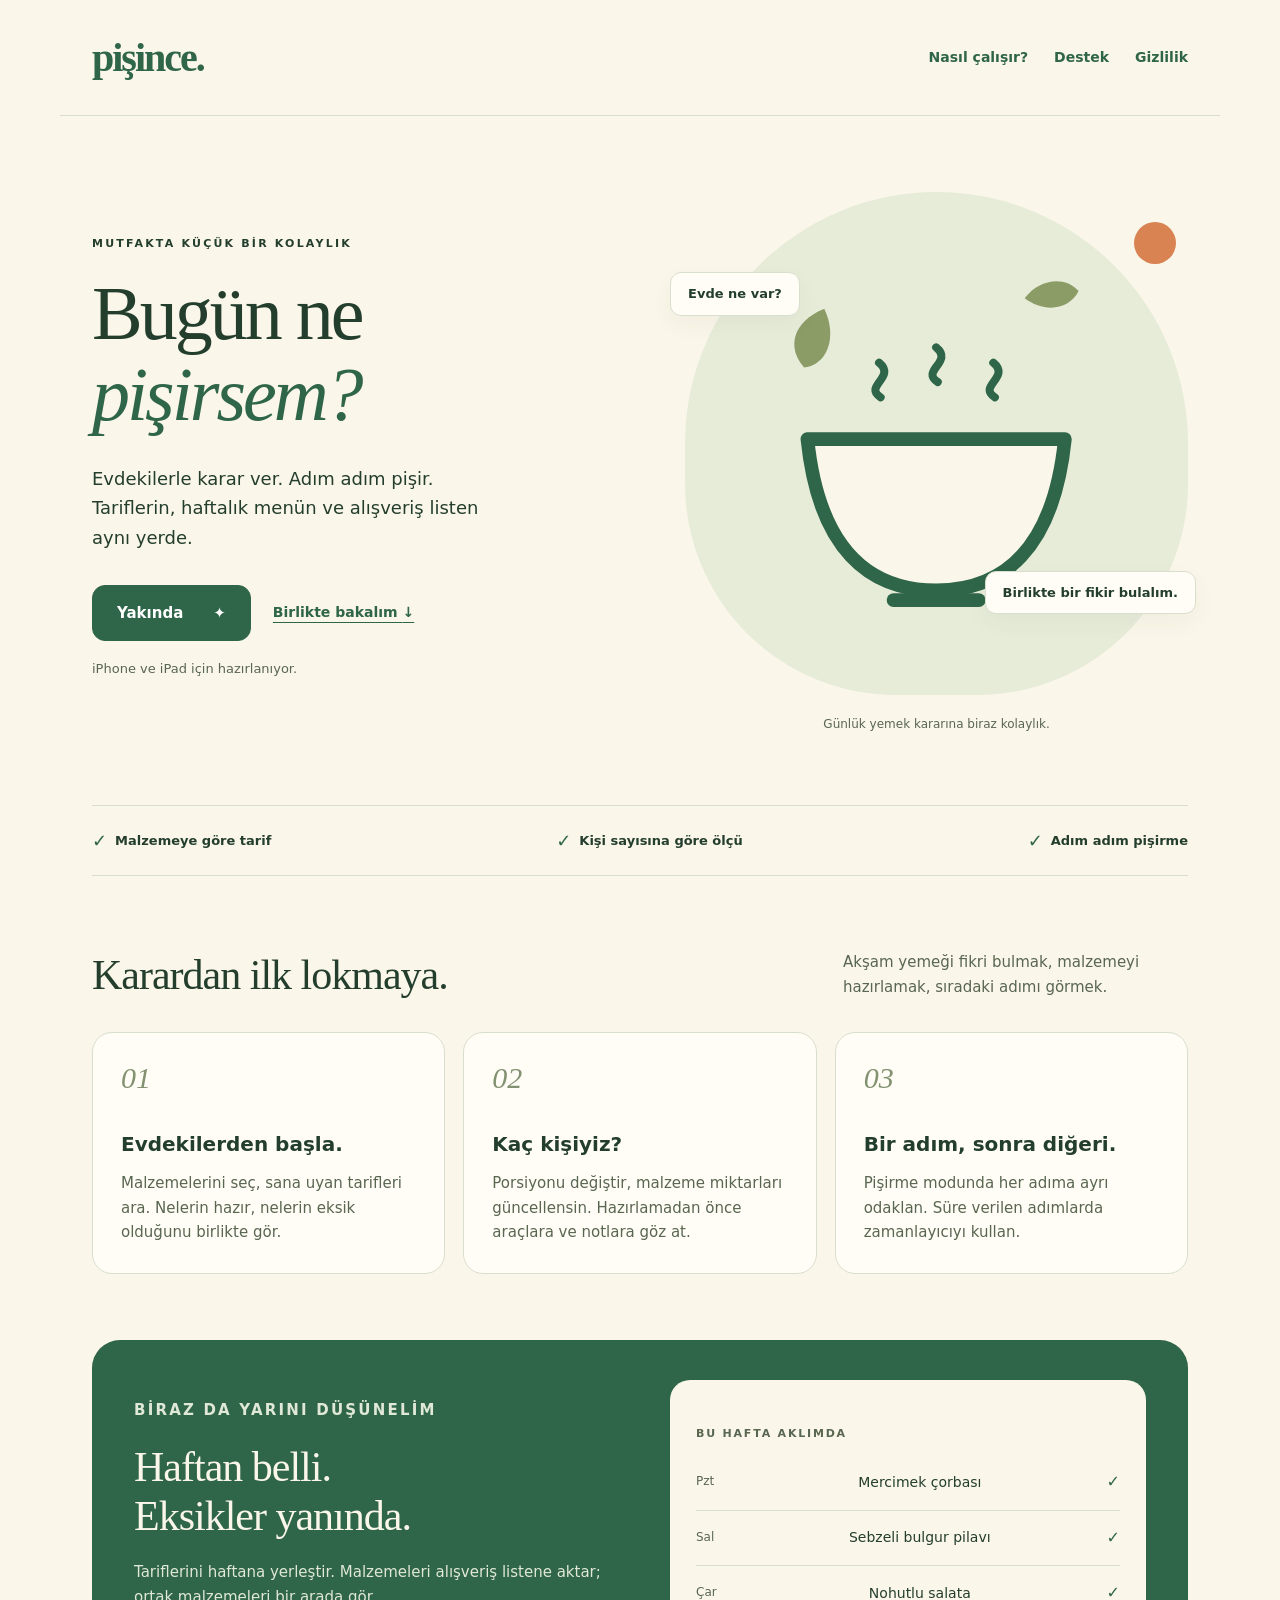
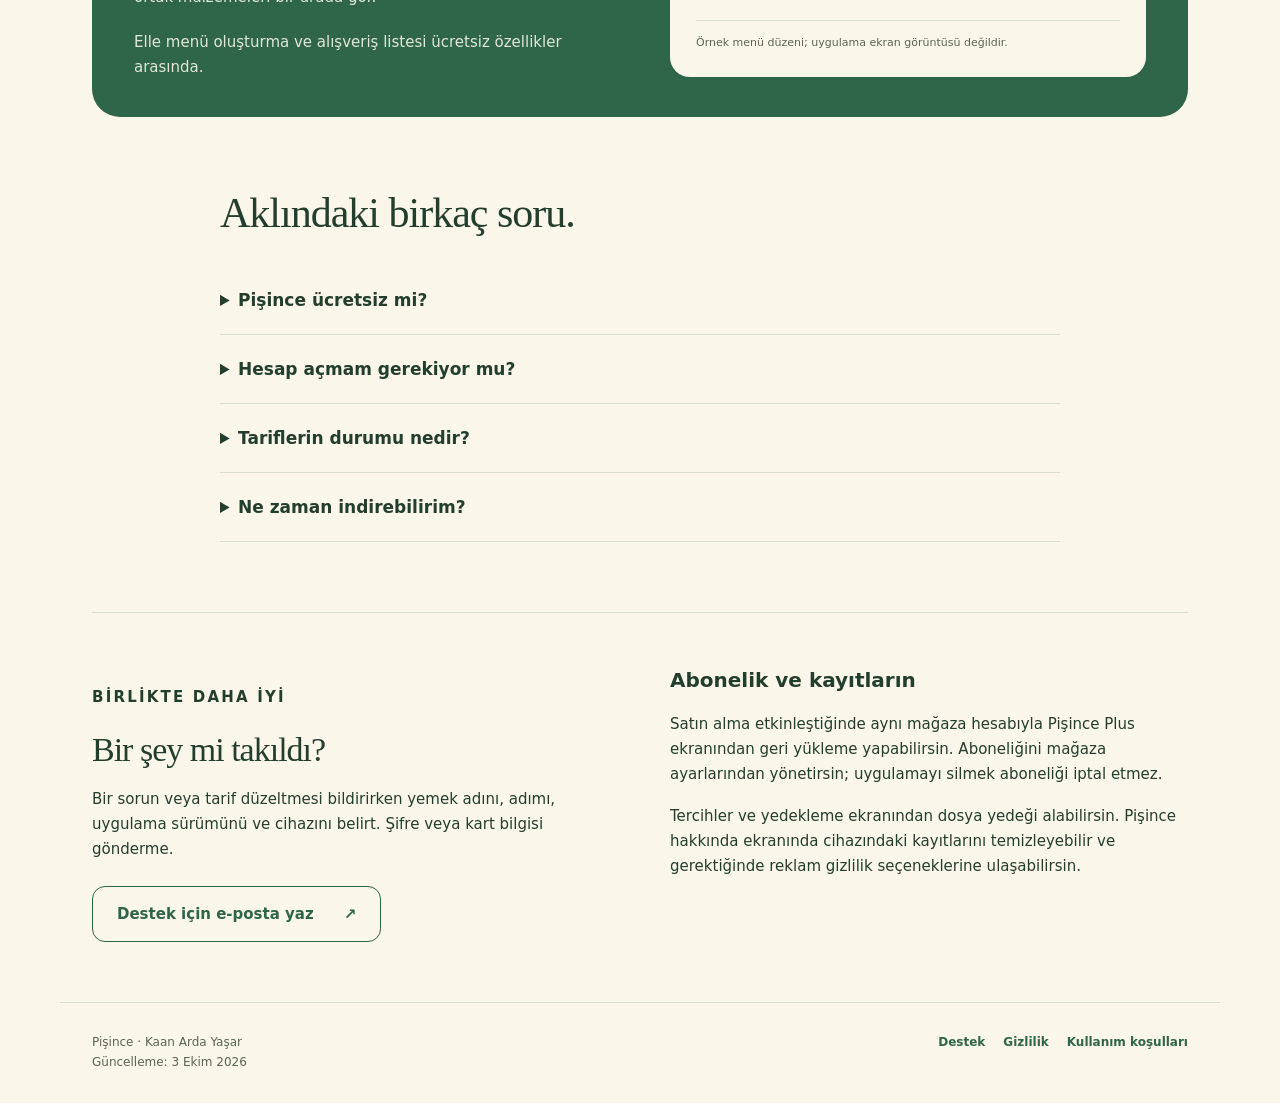
<file: index.html>
<!doctype html><html lang="tr"><head><meta charset="utf-8"><meta name="viewport" content="width=device-width, initial-scale=1"><meta name="description" content="Pişince ile evdeki malzemelerine göre tarif bul, adım adım pişir; haftalık menünü ve alışveriş listeni düzenle."><meta name="theme-color" content="#2f6548"><link rel="icon" type="image/png" href="./assets/favicon.png"><meta property="og:type" content="website"><meta property="og:locale" content="tr_TR"><meta property="og:site_name" content="Pişince"><meta property="og:title" content="Pişince: Yemek Tarifleri · Bugün ne pişirsem?"><meta property="og:description" content="Pişince ile evdeki malzemelerine göre tarif bul, adım adım pişir; haftalık menünü ve alışveriş listeni düzenle."><meta name="twitter:card" content="summary_large_image"><link rel="canonical" href="https://678qj9kv4x-bot.github.io/"><meta property="og:url" content="https://678qj9kv4x-bot.github.io/"><meta property="og:image" content="https://678qj9kv4x-bot.github.io/assets/pisince-og-1200x630.png"><meta property="og:image:width" content="1200"><meta property="og:image:height" content="630"><meta property="og:image:alt" content="Pişince — Evdekilerle karar ver. Adım adım pişir."><title>Pişince: Yemek Tarifleri · Bugün ne pişirsem?</title><style>
:root{color-scheme:light;--ink:#243e2e;--green:#2f6548;--cream:#faf6e9;--muted:#596650;--line:#d9dfcf;--pale:#e7ecd9;font:17px/1.65 system-ui,-apple-system,BlinkMacSystemFont,"Segoe UI",sans-serif;color:var(--ink);background:var(--cream)}
*{box-sizing:border-box}html{scroll-behavior:smooth;scroll-padding-top:28px}body{margin:0}a{color:var(--green);text-underline-offset:5px}header,main,footer{max-width:1160px;margin:auto;padding-inline:32px}header{display:flex;gap:28px;align-items:center;justify-content:space-between;min-height:116px;border-bottom:1px solid var(--line)}nav{display:flex;gap:26px;flex-wrap:wrap;font-size:14px}nav a{text-decoration:none;font-weight:600}.brand{font:700 40px Georgia,serif;text-decoration:none;letter-spacing:-2px}h1,h2,h3,p{margin:0}h1{font:76px/1.07 Georgia,serif;letter-spacing:-3px}h1 em{color:var(--green);font-weight:400}h2{font:42px/1.16 Georgia,serif;letter-spacing:-1px}h3{font-size:20px;line-height:1.35}p+p{margin-top:14px}.eyebrow{font-size:11px;letter-spacing:2.2px;font-weight:750;text-transform:uppercase;margin-bottom:20px}.muted,.small{color:var(--muted)}.small{font-size:13px}.hero{display:grid;grid-template-columns:1.08fr 1fr;gap:50px;align-items:center;padding:64px 0 70px}.intro{font-size:18px;max-width:430px;margin-top:28px}.actions{display:flex;align-items:center;gap:22px;flex-wrap:wrap;margin:32px 0 17px}.button{display:inline-flex;gap:30px;align-items:center;justify-content:center;padding:15px 24px;border:1px solid var(--green);border-radius:13px;background:var(--green);color:white;text-decoration:none;font-size:15px;font-weight:650}.button.secondary{background:transparent;color:var(--green)}.soon{cursor:default}.text-link{font-size:14px;font-weight:650}.hero-art{position:relative;min-width:0}.art-wrap{aspect-ratio:1;border-radius:50% 50% 42% 42%;background:var(--pale);position:relative;display:grid;place-items:center;margin:12px 0 20px}.art-wrap svg{width:80%;height:auto}.art-dot{position:absolute;right:12px;top:30px;width:42px;height:42px;background:#d88351;border-radius:50%}.art-note{position:absolute;padding:10px 17px;border:1px solid var(--line);box-shadow:0 9px 24px #243e2e0b;background:#fffdf6;border-radius:11px;font-size:13px;font-weight:650}.art-note.a{left:-15px;top:16%}.art-note.b{right:-8px;bottom:16%}.art-caption{text-align:center;font-size:12px;color:var(--muted)}.utility{display:flex;justify-content:space-between;gap:16px;flex-wrap:wrap;border-top:1px solid var(--line);border-bottom:1px solid var(--line);padding:20px 0;font-size:13px;font-weight:650}.utility span{display:flex;align-items:center;gap:8px}.utility b{font-size:18px;color:var(--green)}.feature-section{padding:74px 0 66px}.section-head{display:flex;align-items:end;justify-content:space-between;gap:30px;margin-bottom:32px}.section-head p{max-width:345px;color:var(--muted);font-size:15px}.steps{display:grid;grid-template-columns:repeat(3,1fr);gap:18px}.step{padding:28px;border:1px solid var(--line);border-radius:20px;background:#fffdf6}.step-number{display:block;font:italic 30px Georgia,serif;color:#829170;margin-bottom:36px}.step p{font-size:15px;color:var(--muted);margin-top:13px}.week{display:grid;grid-template-columns:1fr 1fr;gap:60px;align-items:center;padding:38px 42px;background:var(--green);color:var(--cream);border-radius:28px;margin-bottom:72px}.week .eyebrow,.week p{color:#e0e8d7}.week p{margin-top:20px;font-size:15px}.week-board{background:#faf6e9;border-radius:20px;color:var(--ink);padding:25px 26px}.week-board .label{font-size:11px;letter-spacing:1.8px;font-weight:750;margin-bottom:12px;color:var(--muted)}.week-row{display:flex;justify-content:space-between;align-items:center;padding:14px 0;border-bottom:1px solid var(--line);font-size:14px}.week-row:last-of-type{border:0}.day{font-size:12px;color:var(--muted);min-width:45px}.check{font-size:16px;color:var(--green);padding-left:8px}.board-note{font-size:11px;color:var(--muted);margin-top:13px}.faq{max-width:840px;margin:0 auto 70px}.faq h2{margin-bottom:28px}.faq details{border-bottom:1px solid var(--line);padding:20px 0}.faq summary{font-size:17px;font-weight:650;cursor:pointer}.faq details p{color:var(--muted);margin-top:15px;font-size:15px}.support{border-top:1px solid var(--line);padding:54px 0 60px;display:grid;grid-template-columns:1fr 1fr;gap:60px}.support h2{font-size:34px}.support p{font-size:15px;margin-top:18px}.support .button{margin-top:24px}footer{display:flex;justify-content:space-between;align-items:start;gap:24px;padding-block:30px;border-top:1px solid var(--line);font-size:12px;color:var(--muted)}footer nav{font-size:12px;gap:18px}.notice{padding:14px 18px;background:#f4e8cf;border:1px solid #e7d3ac;border-radius:12px;color:#704f24;font-size:12px;line-height:1.5;margin-top:20px}.legal{max-width:830px;padding-block:42px 65px}.legal h1{font-size:48px;letter-spacing:-1.7px;margin-bottom:28px}.legal section{margin:22px 0;padding:24px 26px;background:#fffdf6;border:1px solid var(--line);border-radius:18px}.legal h2{font-family:inherit;font-size:21px;letter-spacing:0;margin-bottom:12px}.legal p{font-size:15px}.skip{position:absolute;left:-10000px}.skip:focus{left:24px;top:12px;z-index:4;background:white;padding:12px}a:focus-visible,summary:focus-visible{outline:3px solid #b75e33;outline-offset:5px}@media(prefers-reduced-motion:reduce){html{scroll-behavior:auto}}@media(max-width:900px){h1{font-size:61px}.hero{gap:30px}.week{gap:30px;padding:30px}.section-head{align-items:start}.step{padding:22px}}@media(max-width:680px){header,main,footer{padding-inline:23px}header{min-height:94px;gap:18px}.brand{font-size:34px}header nav{gap:13px;font-size:12px}header nav .desktop{display:none}.hero{grid-template-columns:1fr;gap:34px;padding:38px 0}.eyebrow{font-size:10px;margin-bottom:16px}h1{font-size:58px;letter-spacing:-2px}.intro{font-size:16px;margin-top:23px;max-width:370px}.actions{margin-top:25px;gap:20px}.hero-art{max-width:400px;width:100%;margin:auto}.art-wrap{margin-inline:12px}.art-note.a{left:0}.art-note.b{right:0}.art-dot{right:22px}.utility{justify-content:flex-start;gap:13px 22px;font-size:12px}.section-head{display:block;margin-bottom:25px}.section-head p{margin-top:18px;max-width:none}h2{font-size:35px}.feature-section{padding:48px 0}.steps{grid-template-columns:1fr}.step{padding:25px}.step-number{margin-bottom:18px}.week{grid-template-columns:1fr;margin-bottom:50px;padding:28px 23px;gap:28px;border-radius:23px}.week-board{padding:18px 20px}.faq{margin-bottom:46px}.support{grid-template-columns:1fr;gap:32px;padding-block:36px}.support h2{font-size:30px}footer{display:block}footer nav{margin-top:18px}.legal{padding-top:26px}.legal h1{font-size:38px}.legal section{padding:21px}.notice{font-size:11px}}
</style></head><body><a class="skip" href="#main">İçeriğe geç</a><header><a class="brand" href="./index.html" aria-label="Pişince ana sayfa">pişince.</a><nav aria-label="Sayfalar"><a class="desktop" href="./index.html#nasil">Nasıl çalışır?</a><a href="./index.html#destek">Destek</a><a href="./privacy.html">Gizlilik</a></nav></header><main id="main">
<section class="hero" aria-labelledby="hero-title"><div><p class="eyebrow">MUTFAKTA KÜÇÜK BİR KOLAYLIK</p><h1 id="hero-title">Bugün ne<br><em>pişirsem?</em></h1><p class="intro">Evdekilerle karar ver. Adım adım pişir.<br>Tariflerin, haftalık menün ve alışveriş listen aynı yerde.</p><div class="actions"><span class="button soon" aria-label="Uygulama henüz yayımlanmadı, yakında">Yakında <span aria-hidden="true">✦</span></span><a class="text-link" href="#nasil">Birlikte bakalım <span aria-hidden="true">↓</span></a></div><p class="small">iPhone ve iPad için hazırlanıyor.</p></div><div class="hero-art"><div class="art-wrap"><svg viewBox="0 0 500 500" role="img" aria-label="Buharı tüten yemek kasesi"><g fill="none" stroke="#2f6548" stroke-width="17" stroke-linecap="round" stroke-linejoin="round"><path d="M90 245H410C396 382 333 433 250 433S104 382 90 245Z" fill="#faf6e9"/><path d="M197 445H303"/><path d="M181 193C159 179 201 168 179 150M252 174C230 160 272 149 250 131M323 193C301 179 343 168 321 150" stroke-width="10"/></g><path d="M111 83C71 99 64 132 86 156C114 153 128 119 111 83Z" fill="#8b9c67"/><path d="M360 70C384 88 415 85 427 61C409 41 377 47 360 70Z" fill="#8b9c67"/></svg><span class="art-dot" aria-hidden="true"></span><span class="art-note a">Evde ne var?</span><span class="art-note b">Birlikte bir fikir bulalım.</span></div><p class="art-caption">Günlük yemek kararına biraz kolaylık.</p></div></section>
<div class="utility" aria-label="Temel özellikler"><span><b aria-hidden="true">✓</b> Malzemeye göre tarif</span><span><b aria-hidden="true">✓</b> Kişi sayısına göre ölçü</span><span><b aria-hidden="true">✓</b> Adım adım pişirme</span></div>
<section class="feature-section" id="nasil" aria-labelledby="how-title"><div class="section-head"><h2 id="how-title">Karardan ilk lokmaya.</h2><p>Akşam yemeği fikri bulmak, malzemeyi hazırlamak, sıradaki adımı görmek.</p></div><div class="steps"><article class="step"><span class="step-number" aria-hidden="true">01</span><h3>Evdekilerden başla.</h3><p>Malzemelerini seç, sana uyan tarifleri ara. Nelerin hazır, nelerin eksik olduğunu birlikte gör.</p></article><article class="step"><span class="step-number" aria-hidden="true">02</span><h3>Kaç kişiyiz?</h3><p>Porsiyonu değiştir, malzeme miktarları güncellensin. Hazırlamadan önce araçlara ve notlara göz at.</p></article><article class="step"><span class="step-number" aria-hidden="true">03</span><h3>Bir adım, sonra diğeri.</h3><p>Pişirme modunda her adıma ayrı odaklan. Süre verilen adımlarda zamanlayıcıyı kullan.</p></article></div></section>
<section class="week" aria-labelledby="week-title"><div><p class="eyebrow">BİRAZ DA YARINI DÜŞÜNELİM</p><h2 id="week-title">Haftan belli.<br>Eksikler yanında.</h2><p>Tariflerini haftana yerleştir. Malzemeleri alışveriş listene aktar; ortak malzemeleri bir arada gör.</p><p class="small">Elle menü oluşturma ve alışveriş listesi ücretsiz özellikler arasında.</p></div><div><div class="week-board"><p class="label">BU HAFTA AKLIMDA</p><div class="week-row"><span class="day">Pzt</span><span>Mercimek çorbası</span><span class="check" aria-hidden="true">✓</span></div><div class="week-row"><span class="day">Sal</span><span>Sebzeli bulgur pilavı</span><span class="check" aria-hidden="true">✓</span></div><div class="week-row"><span class="day">Çar</span><span>Nohutlu salata</span><span class="check" aria-hidden="true">✓</span></div><div class="board-note">Örnek menü düzeni; uygulama ekran görüntüsü değildir.</div></div></div></section>
<section class="faq" aria-labelledby="faq-title"><h2 id="faq-title">Aklındaki birkaç soru.</h2><details><summary>Pişince ücretsiz mi?</summary><p>Tarif arama, tarif defteri, pişirme adımları, elle haftalık plan ve alışveriş listesi ücretsizdir. Otomatik haftalık öneriler, hafta kopyalama, şablonlar ve reklamsız kullanım Pişince Plus kapsamında sunulur. Abonelik satışa açıldığında fiyatı ve dönemi satın alma ekranında görünür.</p></details><details><summary>Hesap açmam gerekiyor mu?</summary><p>Kişisel tarif notlarını, favorilerini, haftalık planını ve listelerini cihazında saklamak için hesap açman gerekmez. Yerel yedek dosyasını dışa aktarabilirsin; otomatik bulut eşitlemesi sunulmaz.</p></details><details><summary>Tariflerin durumu nedir?</summary><p>Tarifler editoryal olarak incelendi; henüz mutfakta pişirilerek doğrulanmadı. Süreler yaklaşık değerlerdir. Fotoğraflar temsili sunumlardır; bir sonuç garantisi veya beslenme önerisi değildir.</p></details><details><summary>Ne zaman indirebilirim?</summary><p>Yayın hazırlığı sürüyor. Kesin çıkış tarihi henüz açıklanmadı; uygulama erişime açıldığında bu sayfada gerçek App Store bağlantısı yer alacak.</p></details></section>
<section class="support" id="destek" aria-labelledby="support-title"><div><p class="eyebrow">BİRLİKTE DAHA İYİ</p><h2 id="support-title">Bir şey mi takıldı?</h2><p>Bir sorun veya tarif düzeltmesi bildirirken yemek adını, adımı, uygulama sürümünü ve cihazını belirt. Şifre veya kart bilgisi gönderme.</p><a class="button secondary" href="mailto:ardakaan0066@gmail.com">Destek için e-posta yaz <span aria-hidden="true">↗</span></a></div><div><h3>Abonelik ve kayıtların</h3><p>Satın alma etkinleştiğinde aynı mağaza hesabıyla Pişince Plus ekranından geri yükleme yapabilirsin. Aboneliğini mağaza ayarlarından yönetirsin; uygulamayı silmek aboneliği iptal etmez.</p><p>Tercihler ve yedekleme ekranından dosya yedeği alabilirsin. Pişince hakkında ekranında cihazındaki kayıtlarını temizleyebilir ve gerektiğinde reklam gizlilik seçeneklerine ulaşabilirsin.</p></div></section></main><footer><div>Pişince · Kaan Arda Yaşar<br>Güncelleme: 3 Ekim 2026</div><nav aria-label="Yasal bilgiler"><a href="./index.html#destek">Destek</a><a href="./privacy.html">Gizlilik</a><a href="./terms.html">Kullanım koşulları</a></nav></footer></body></html>
</file>
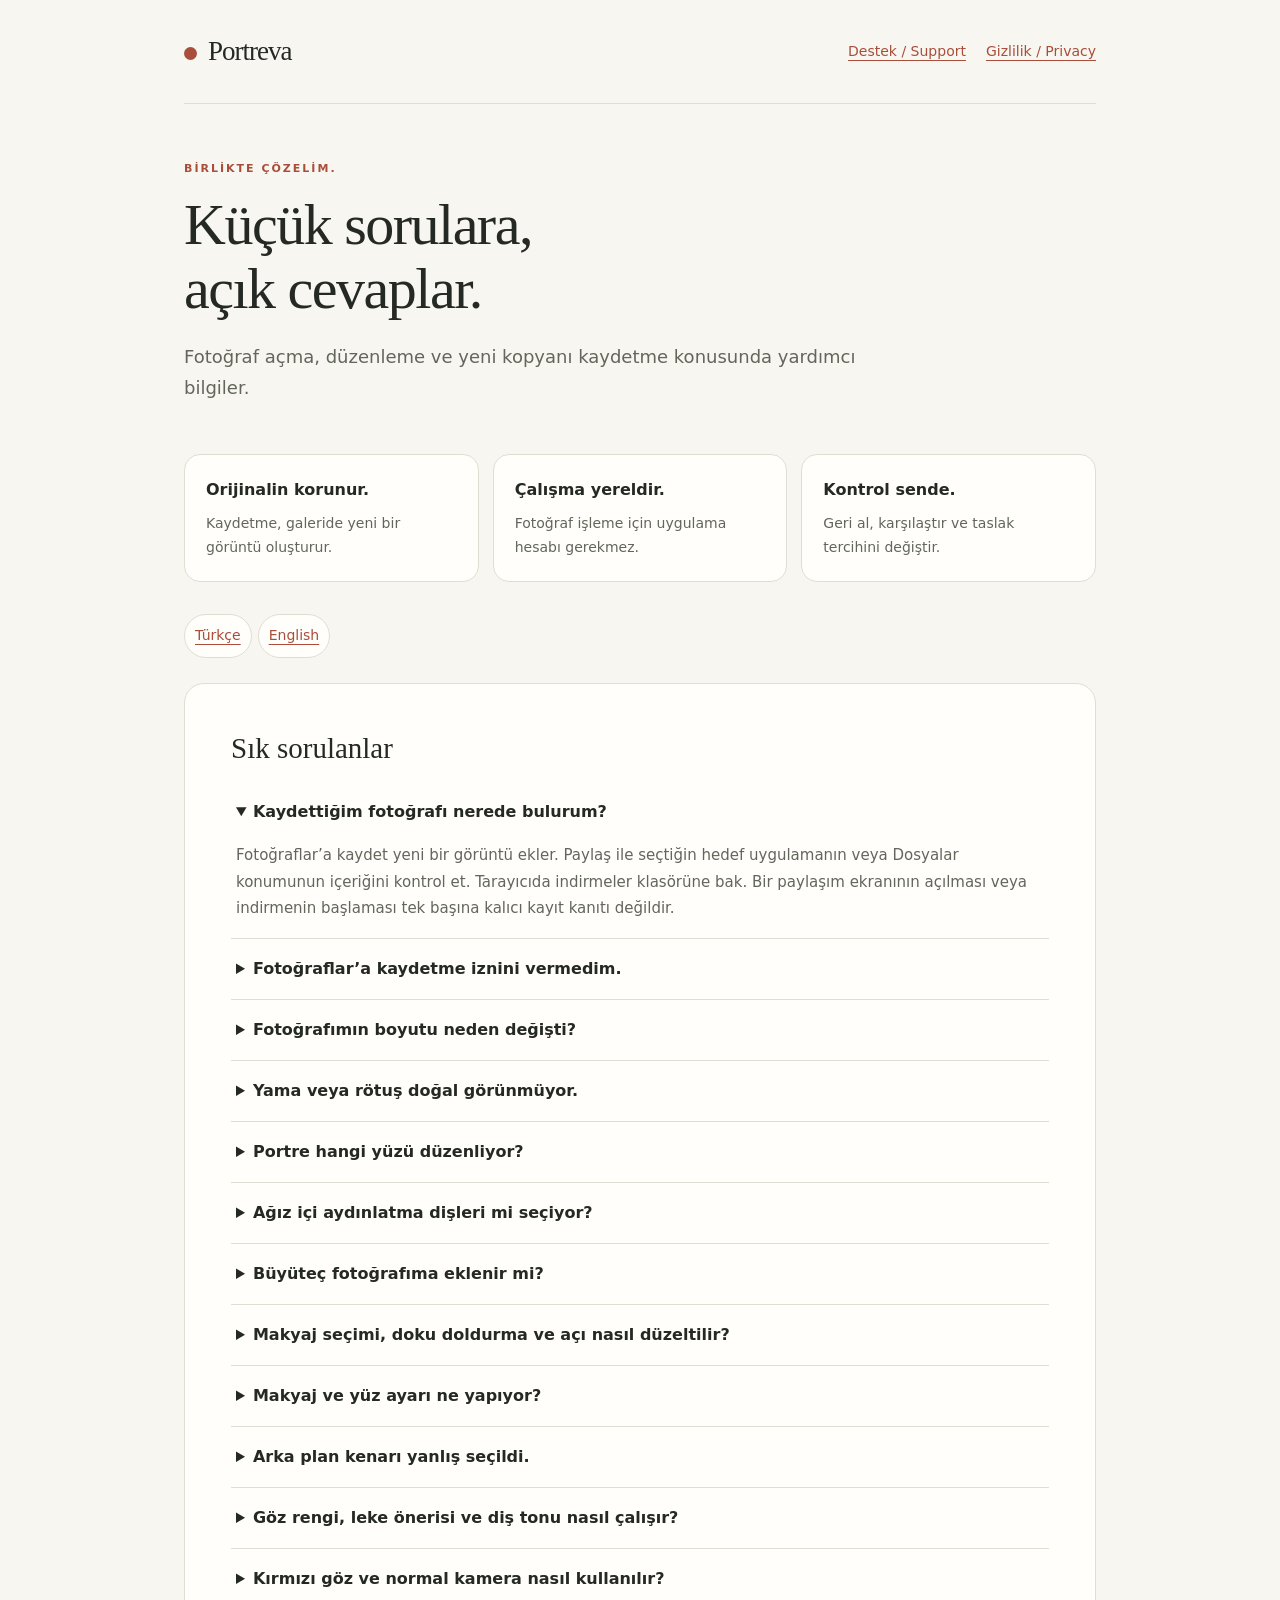
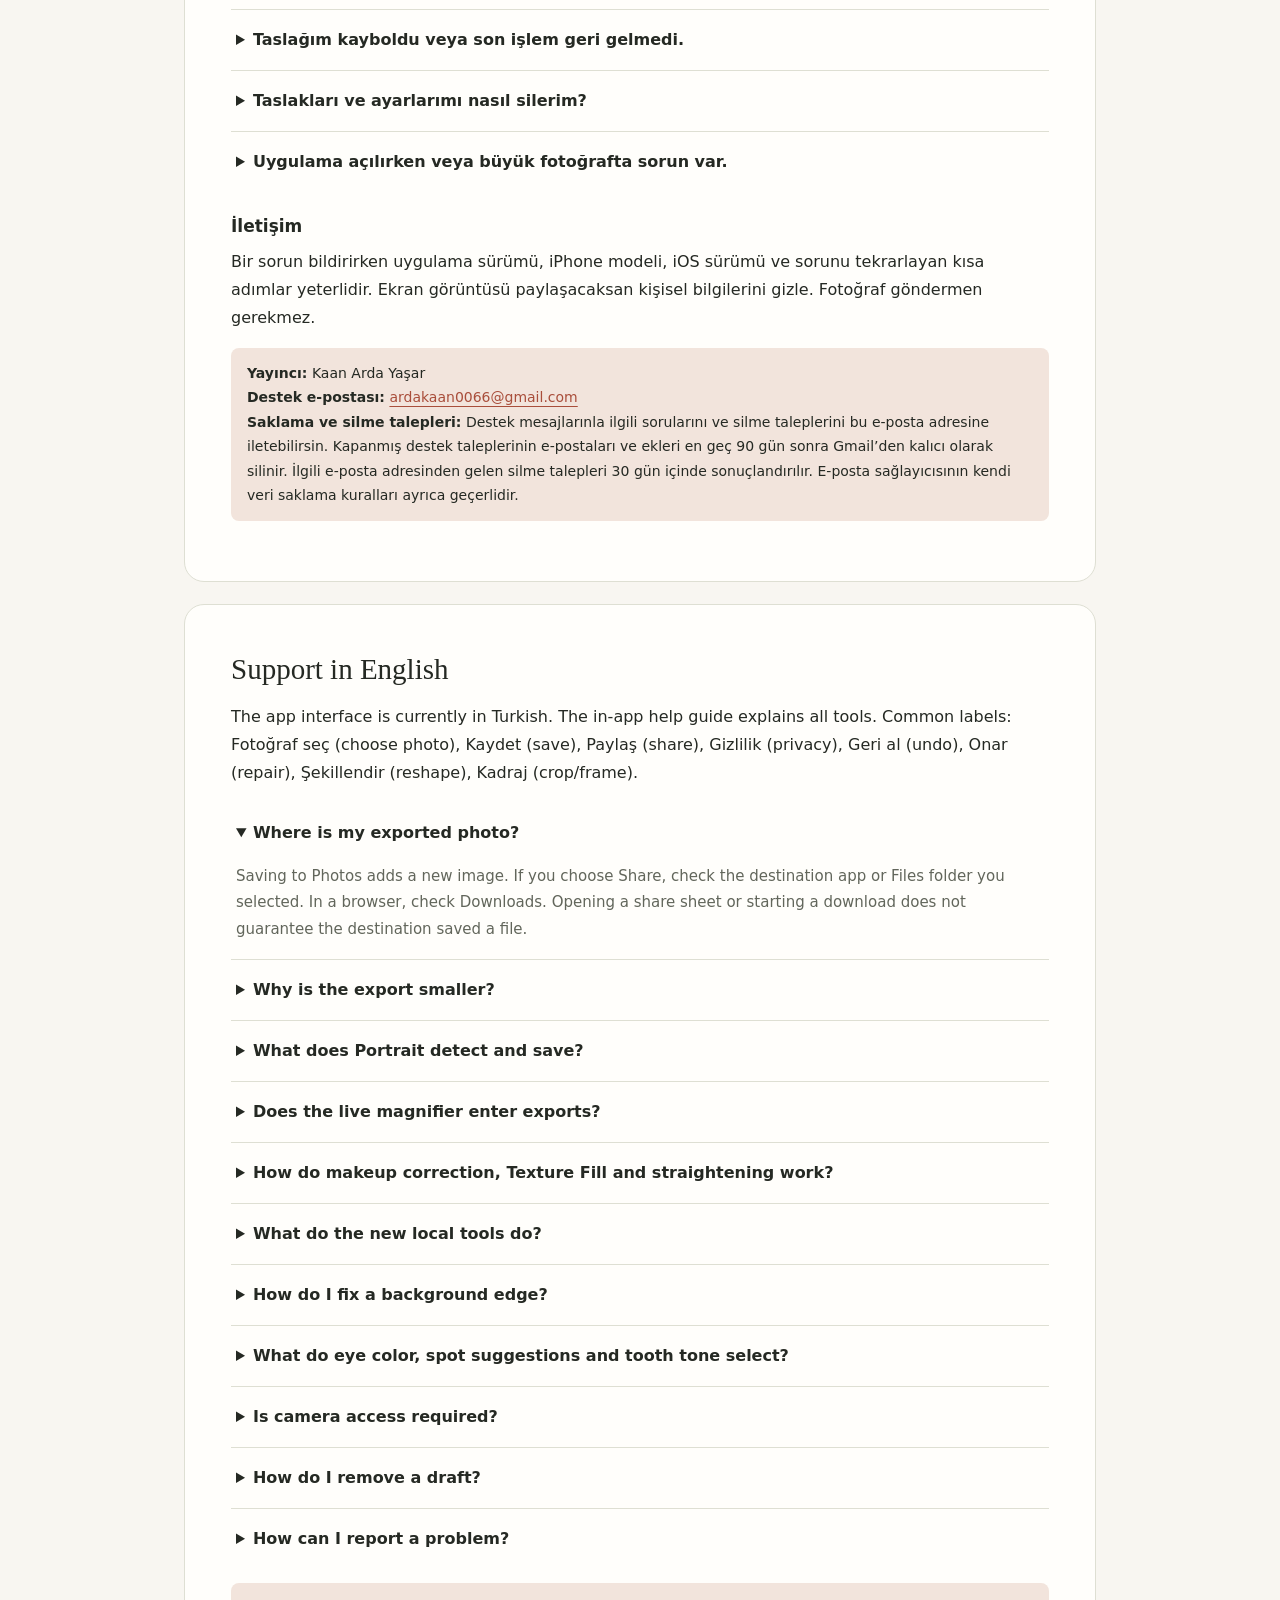
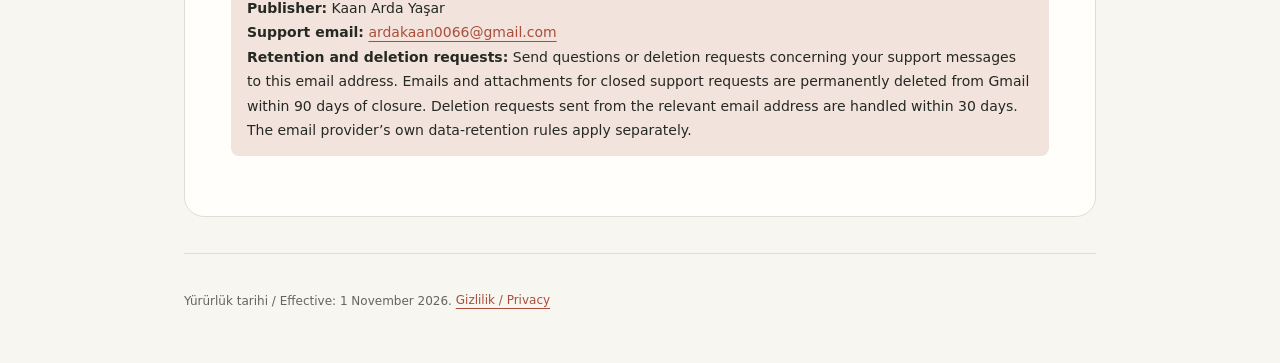
<file: portreva/index.html>
<!doctype html>
<html lang="tr">
<head>
  <meta charset="utf-8">
  <meta name="viewport" content="width=device-width, initial-scale=1">
  <meta name="description" content="Portreva için fotoğraf açma, yerel taslak ve dışa aktarma destek bilgileri.">
  <title>Destek — Portreva</title>
  <link rel="stylesheet" href="styles.css">
</head>
<body>
<a class="skip" href="#main">İçeriğe geç</a>
<div class="wrap">
  <header class="masthead"><a class="brand" href="index.html" aria-current="page">Portreva</a><nav class="nav" aria-label="Ana gezinme"><a href="index.html" aria-current="page">Destek / Support</a><a href="privacy.html">Gizlilik / Privacy</a></nav></header>
  <main id="main">
    <div class="hero"><div class="eyebrow">Birlikte çözelim.</div><h1>Küçük sorulara,<br>açık cevaplar.</h1><p class="lede">Fotoğraf açma, düzenleme ve yeni kopyanı kaydetme konusunda yardımcı bilgiler.</p></div>
    <div class="cards" aria-label="Temel bilgiler"><div class="card"><strong>Orijinalin korunur.</strong><p>Kaydetme, galeride yeni bir görüntü oluşturur.</p></div><div class="card"><strong>Çalışma yereldir.</strong><p>Fotoğraf işleme için uygulama hesabı gerekmez.</p></div><div class="card"><strong>Kontrol sende.</strong><p>Geri al, karşılaştır ve taslak tercihini değiştir.</p></div></div>
    <nav class="languages" aria-label="Sayfa dili"><a href="#turkce" lang="tr">Türkçe</a><a href="#english" lang="en">English</a></nav>
    <section id="turkce" lang="tr" class="document" aria-labelledby="tr-title">
      <h2 id="tr-title">Sık sorulanlar</h2>
      <details open><summary>Kaydettiğim fotoğrafı nerede bulurum?</summary><p>Fotoğraflar’a kaydet yeni bir görüntü ekler. Paylaş ile seçtiğin hedef uygulamanın veya Dosyalar konumunun içeriğini kontrol et. Tarayıcıda indirmeler klasörüne bak. Bir paylaşım ekranının açılması veya indirmenin başlaması tek başına kalıcı kayıt kanıtı değildir.</p></details>
      <details><summary>Fotoğraflar’a kaydetme iznini vermedim.</summary><p>Düzenlemeni açık tut; sistem paylaşımı sunuluyorsa Dosyalar gibi bir hedefe kaydet. Fotoğraflar’a ekleme iznini cihaz Ayarları’ndaki uygulama izinlerinden değiştirebilirsin. Özel fotoğrafını destek ekibine göndermen gerekmez.</p></details>
      <details><summary>Fotoğrafımın boyutu neden değişti?</summary><p>Çıktı, seçtiğin uzun kenar sınırı ve cihazın desteklediği boyutla sınırlıdır; en fazla 4096 piksel olur. Kaynak daha küçükse büyütülmez. Kadraj görüntüyü kırpar. Yakınlaştırma ise yalnız çalışma görünümünü değiştirir.</p></details>
      <details><summary>Yama veya rötuş doğal görünmüyor.</summary><p>Etkiyi ve fırça boyutunu azalt. Onar için benzer doku ve ışık taşıyan temiz bir kaynak seç; küçük hedeflerle çalış. Geri al ile son adımı kaldır, önce/sonra ile ilk orijinali karşılaştır. Yama büyük nesnelerin arkasını üreten bir yapay zekâ aracı değildir.</p></details>
      <details><summary>Portre hangi yüzü düzenliyor?</summary><p>Portre en fazla üç yüzün bölgelerini cihazında bulur; birden fazla yüz varsa yüzler fotoğrafta soldan sağa sıralanır. Düzenlenecek yüzü seç ve öneriyi kendi fotoğrafında kontrol et. Göz ayrıntısı ve Ağız içi aydınlatma başlangıçta kapalıdır. Önceyi gör ile karşılaştır; Uygula tek geri alma adımıdır, paneli kapatmak öneriyi iptal eder. Yüz bulunamazsa elle araçlarla devam et.</p></details>
      <details><summary>Ağız içi aydınlatma dişleri mi seçiyor?</summary><p>Bu araç bulunan ağız içi bölgesini aydınlatır; dişleri tek tek ayırmaz ve dil/ağız içini de etkileyebilir. Düşük etkiyle başla. Yüz modeli cilt veya saç ayırma modeli değildir; gözlük, sakal, saç ve güçlü açılarda öneriyi kontrol et. İstemediğin etkiyi uygulama; uygulanmış normal fırça maskesini silgiyle azaltabilir veya geri alabilirsin.</p></details>
      <details><summary>Büyüteç fotoğrafıma eklenir mi?</summary><p>Hayır. Büyüteç elle fırça, Onar ve Şekillendir sırasında düzenlediğin gerçek alanı daha büyük gösteren bir çalışma yardımcısıdır. Düğmesiyle kapatabilirsin; hareket bitince kaybolur ve çıktıya girmez. Çok küçük çalışma alanında gösterilmeyebilir.</p></details>
      <details><summary>Makyaj seçimi, doku doldurma ve açı nasıl düzeltilir?</summary><p>Makyaj listesindeki katmanı yeniden aç; Boya/Sil ile sınırını, palet veya HEX/RGB ile rengini ve yoğunluğunu değiştir. Uygula katman sırasını korur, kapatmak iptal eder. Onar → Doku ile doldur içinde küçük alanı boya, Doldurmayı öner ile yakın dokudan sonucu hazırla; kontrol edip uygula veya vazgeç. Büyük veya karmaşık sahne üretmez. Uygulamak önceki efektleri geri alınabilir PNG kaynağına işler; geçici seçim taslağa girmez. Kadraj → Açıyı düzleştir −15°…+15° ufuk ayarı sağlar.</p></details>
      <details><summary>Makyaj ve yüz ayarı ne yapıyor?</summary><p>Makyajda ruj, allık, far, ten tonu veya kaş rengini yüz önerisiyle ya da elle uygula; önceyi gör ve düşük yoğunlukla çalış. Yüzü ayarla çene/göz çevresi/burun/ağız köşelerinde mevcut pikselleri küçük miktarda taşır. Göz açma, iris seçme veya yeni diş/ifade üretimi değildir. Eski şekillendirmeyi önce geri alınabilir şekilde birleştirmek gerekebilir.</p></details>
      <details><summary>Arka plan kenarı yanlış seçildi.</summary><p>MediaPipe Selfie Segmentation kişi maskesi saç, gözlük, kıyafet kenarı veya eldeki nesneleri kusursuz ayırmayabilir. Kişiyi koru fırçası boyadığın alanı orijinal bırakır; Arka plana kat arka plan etkisine dahil eder. Önceyi gör ile kontrol et veya etkiyi kaldır. Onaylanan kişi maskesi taslakta saklanır. Bulanıklık, düz renk/geçiş, kendi fon fotoğrafın ve saydam fon vardır. Fotoğraf fonunun yakınlığını/konumunu ayarla. PNG saydamlığı korur; JPEG beyaz zemin oluşturur. Yeni sahne üretilmez.</p></details>
      <details><summary>Göz rengi, leke önerisi ve diş tonu nasıl çalışır?</summary><p>Göz rengi için iris halkasını elle yerleştir, pupil boşluğu/kapak sınırlarını ayarla; büyük açık gözde fotometrik merkez önerisini de kontrol edebilirsin. Belirsiz gözde öneri sunulmaz; öğrenilmiş iris segmentasyonu değildir. Leke önerisinde yalnız küçük hedefe dokun; pembe hedef ve turkuaz kaynak dokuyu gösterir. Kaynak uygun değilse vazgeçip elle seç. Diş tonu iç ağızdaki açık/nötr renklerden aday seçer; diş segmentasyonu değildir. Göz altı önerisi alt kapaktan uzak dar yaylarda düşük güçlüdür. Her sonucu kendi fotoğrafında karşılaştır; gözlük, dil/diş eti ve örtüşmeleri kontrol et.</p></details>
      <details><summary>Kırmızı göz ve normal kamera nasıl kullanılır?</summary><p>Onar → Kırmızı göz içinde yalnız pupil alanına yaklaşarak dokun; etkiyi küçük tut. Otomatik pupil/iris tespiti yoktur. İsteğe bağlı Fotoğraf çek, desteklenen telefonda normal fotoğraf açar ve kamera iznini yalnız seçildiğinde ister. İzin vermek zorunda değilsin; galeriden seçim alternatifi vardır. Video veya canlı güzellik filtresi değildir.</p></details>
      <details><summary>Taslağım kayboldu veya son işlem geri gelmedi.</summary><p>Taslak durumunun kaydedildi olarak tamamlanmasını bekle. Ani kapanma veya dolu depolama son yazımı etkileyebilir. Otomatik taslağı kapatmak kayıtlı taslağı siler. Web’de adres, tarayıcı profili ve site verileri değişirse eski taslağa erişilemeyebilir. Taslak yalnız son çalışmayı korur; önceki oturumun bütün geri alma geçmişini yüklemez. Bitmiş çalışmanı ayrıca dışa aktar.</p></details>
      <details><summary>Taslakları ve ayarlarımı nasıl silerim?</summary><p>Uygulamanın Gizlilik ekranında otomatik taslağı kapatıp kayıtlı taslağı kaldırabilirsin. Ayarlarım bölümündeki kayıtlar fotoğraf içermez; bu kayıtları kendi bölümünden yönet. Galerideki çıktılar ve cihaz yedekleri ayrıdır. Ayrıntılar için <a href="privacy.html#turkce">gizlilik açıklamasını oku.</a></p></details>
      <details><summary>Uygulama açılırken veya büyük fotoğrafta sorun var.</summary><p>Çalışmanı dışa aktarabiliyorsan önce bir kopya kaydet. Cihazda boş depolama alanı bulunduğundan emin ol; daha küçük fotoğrafla tekrar dene. Destek talebine iPhone modelini, iOS ve uygulama sürümünü, yapılan işlemi ve görülen hata metnini ekle. Kendi fotoğrafını paylaşmadan da sorun bildirebilirsin.</p></details>
      <h3>İletişim</h3>
      <p>Bir sorun bildirirken uygulama sürümü, iPhone modeli, iOS sürümü ve sorunu tekrarlayan kısa adımlar yeterlidir. Ekran görüntüsü paylaşacaksan kişisel bilgilerini gizle. Fotoğraf göndermen gerekmez.</p>
      <address class="required"><strong>Yayıncı:</strong> Kaan Arda Yaşar<br><strong>Destek e-postası:</strong> <a href="mailto:ardakaan0066@gmail.com">ardakaan0066@gmail.com</a><br><strong>Saklama ve silme talepleri:</strong> Destek mesajlarınla ilgili sorularını ve silme taleplerini bu e-posta adresine iletebilirsin. Kapanmış destek taleplerinin e-postaları ve ekleri en geç 90 gün sonra Gmail’den kalıcı olarak silinir. İlgili e-posta adresinden gelen silme talepleri 30 gün içinde sonuçlandırılır. E-posta sağlayıcısının kendi veri saklama kuralları ayrıca geçerlidir.</address>
    </section>
    <section id="english" lang="en" class="document" aria-labelledby="en-title">
      <h2 id="en-title">Support in English</h2>
      <p>The app interface is currently in Turkish. The in-app help guide explains all tools. Common labels: Fotoğraf seç (choose photo), Kaydet (save), Paylaş (share), Gizlilik (privacy), Geri al (undo), Onar (repair), Şekillendir (reshape), Kadraj (crop/frame).</p>
      <details open><summary>Where is my exported photo?</summary><p>Saving to Photos adds a new image. If you choose Share, check the destination app or Files folder you selected. In a browser, check Downloads. Opening a share sheet or starting a download does not guarantee the destination saved a file.</p></details>
      <details><summary>Why is the export smaller?</summary><p>Exports are limited by your selected long-edge limit, source dimensions and device capabilities, up to 4096 pixels. Small photos are not upscaled. Cropping changes image dimensions; zooming only changes the working view.</p></details>
      <details><summary>What does Portrait detect and save?</summary><p>Portre finds face regions on your device with bundled models, then lets you select from up to three faces numbered left to right. Preview, compare, apply or cancel. Eye detail and inner-mouth brightening start at zero; mouth brightening does not segment individual teeth. No person identification or photo upload occurs. Landmarks stay in session memory; accepted effects become ordinary brush masks in the local draft. See the privacy notice for details.</p></details>
      <details><summary>Does the live magnifier enter exports?</summary><p>No. The optional magnifier shows the real edited area during manual brush, repair and reshape gestures. It disappears when the gesture ends and is excluded from exported photos.</p></details>
      <details><summary>How do makeup correction, Texture Fill and straightening work?</summary><p>Reopen a makeup layer to paint/erase its boundary and adjust color/strength while preserving its order. Cancel discards the preview. In Onar → Doku ile doldur, select a small area and choose Doldurmayı öner to sample nearby real texture; review and apply or cancel. Large or complex unseen scenes are not generated. Apply commits a reversible PNG checkpoint; the temporary selection is not saved. Kadraj → Açıyı düzleştir adjusts the horizon within −15°…+15°.</p></details>
      <details><summary>What do the new local tools do?</summary><p>Makeup adds local lipstick, blush, eyeshadow, tone or brow color with face guidance or manual painting. Face controls make small pixel movements around the jaw, eyes, nose and mouth corners. Red-eye corrects a pupil region you tap manually. These do not generate eyes, teeth or expressions, or automatically detect an iris.</p></details>
      <details><summary>How do I fix a background edge?</summary><p>The local MediaPipe Selfie Segmentation person mask may miss hair, glasses or held objects. Kişiyi koru keeps painted regions original; Arka plana kat includes them in the background effect. Preview or remove the effect. Accepted masks are saved in the draft. Background options include blur, solid color, gradient, your local photo and transparency. Adjust photo framing. PNG retains alpha; JPEG uses a white backdrop. No scene is generated.</p></details>
      <details><summary>What do eye color, spot suggestions and tooth tone select?</summary><p>Place the iris ring manually and adjust pupil/eyelid boundaries; you can also review a photometric center proposal for a large open eye. Ambiguous eyes receive no proposal; this is not learned iris segmentation. A spot suggestion searches near the one small target you tap: pink marks the target, teal the donor. Cancel and choose manually when unsuitable. Tooth tone suggests bright neutral inner-mouth pixels, not individual tooth segmentation. Under-eye effects follow narrow arcs below the lids. Inspect glasses, gums, tongue and occlusions yourself.</p></details>
      <details><summary>Is camera access required?</summary><p>No. Optional Fotoğraf çek requests camera permission only when you choose normal native still capture. You can select from the gallery instead. This is not a live beauty camera or video recorder.</p></details>
      <details><summary>How do I remove a draft?</summary><p>Open Gizlilik to disable automatic drafts and remove the stored draft. Exported files, system backups and temporary memory in the open editor are separate. Saved general settings contain no photos and can be managed in Ayarlarım. Read the <a href="privacy.html#english">privacy notice</a> for details.</p></details>
      <details><summary>How can I report a problem?</summary><p>Include the app version, iPhone model, iOS version, steps to reproduce and any error text. You do not need to send a private photo. Hide personal information in any screenshot you choose to send.</p></details>
      <address class="required"><strong>Publisher:</strong> Kaan Arda Yaşar<br><strong>Support email:</strong> <a href="mailto:ardakaan0066@gmail.com">ardakaan0066@gmail.com</a><br><strong>Retention and deletion requests:</strong> Send questions or deletion requests concerning your support messages to this email address. Emails and attachments for closed support requests are permanently deleted from Gmail within 90 days of closure. Deletion requests sent from the relevant email address are handled within 30 days. The email provider’s own data-retention rules apply separately.</address>
    </section>
  </main>
  <footer>Yürürlük tarihi / Effective: 1 November 2026. <a href="privacy.html">Gizlilik / Privacy</a></footer>
</div>
</body>
</html>
</file>
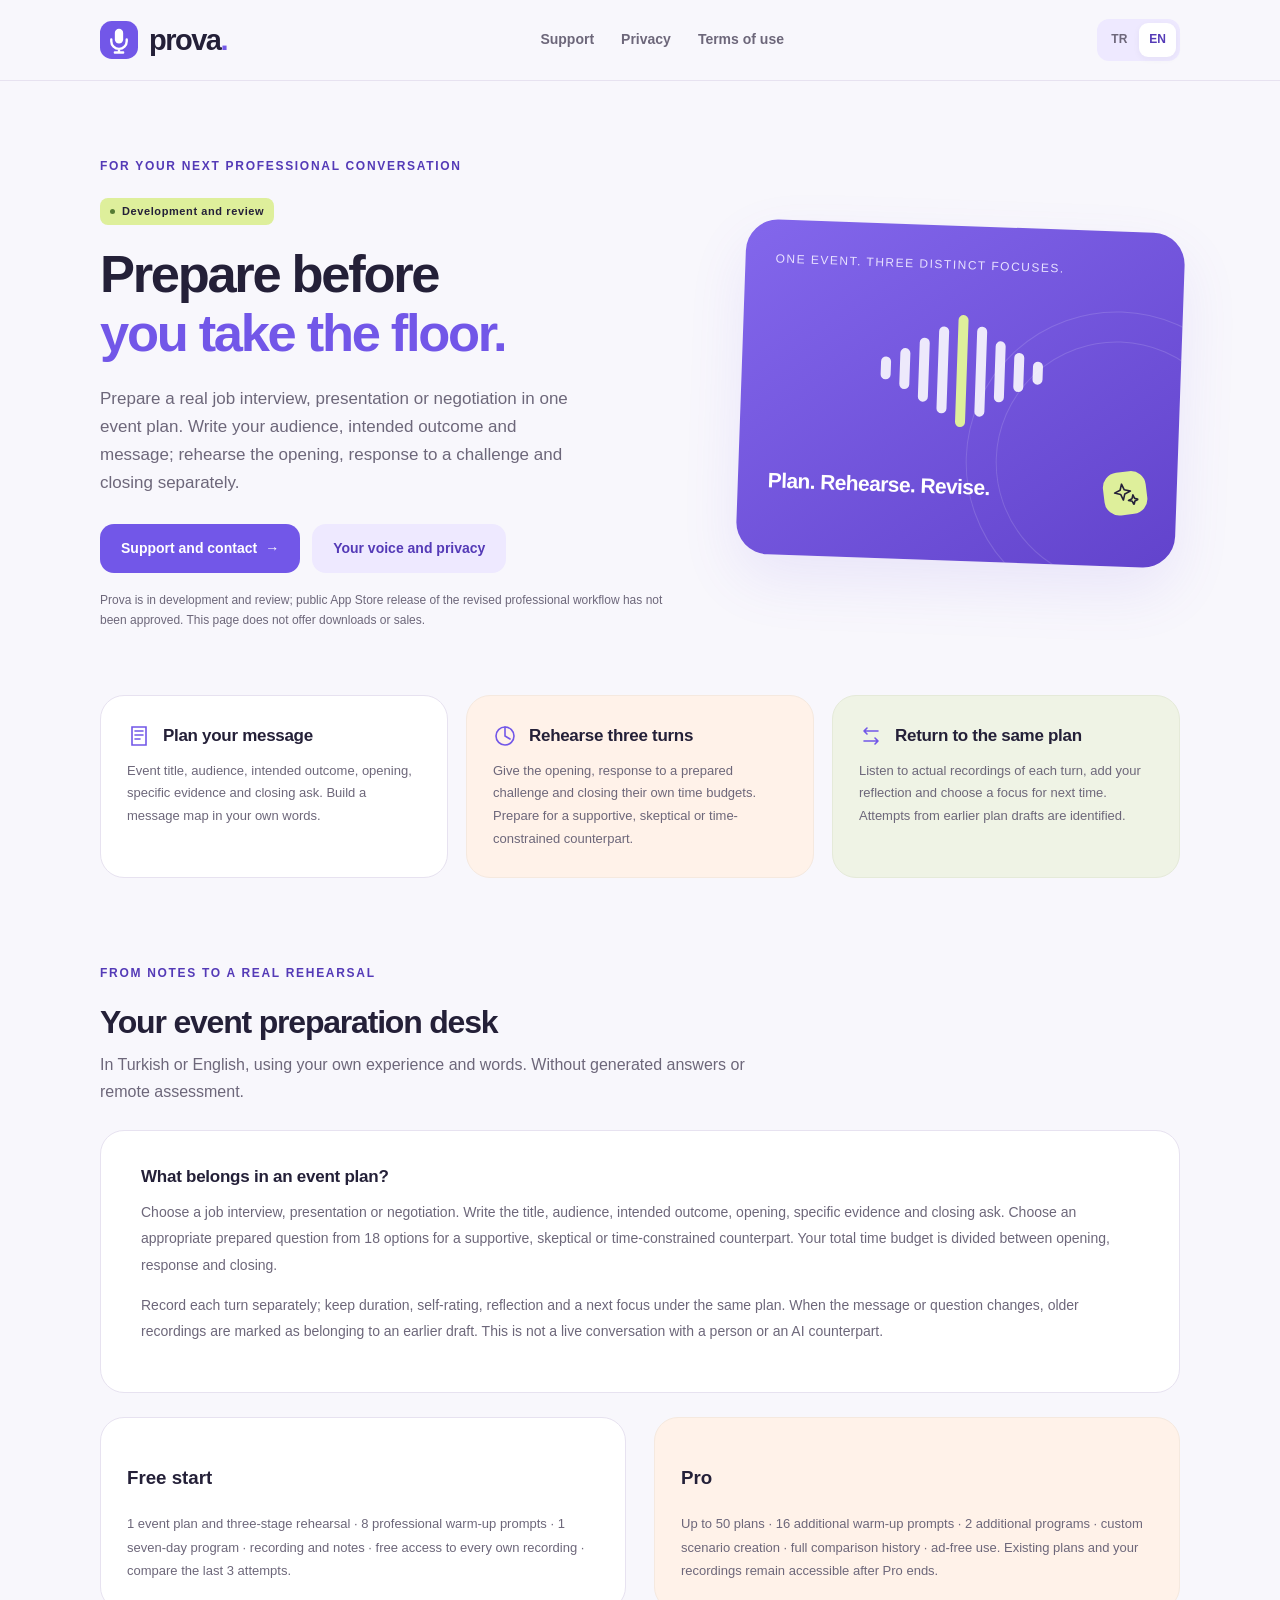
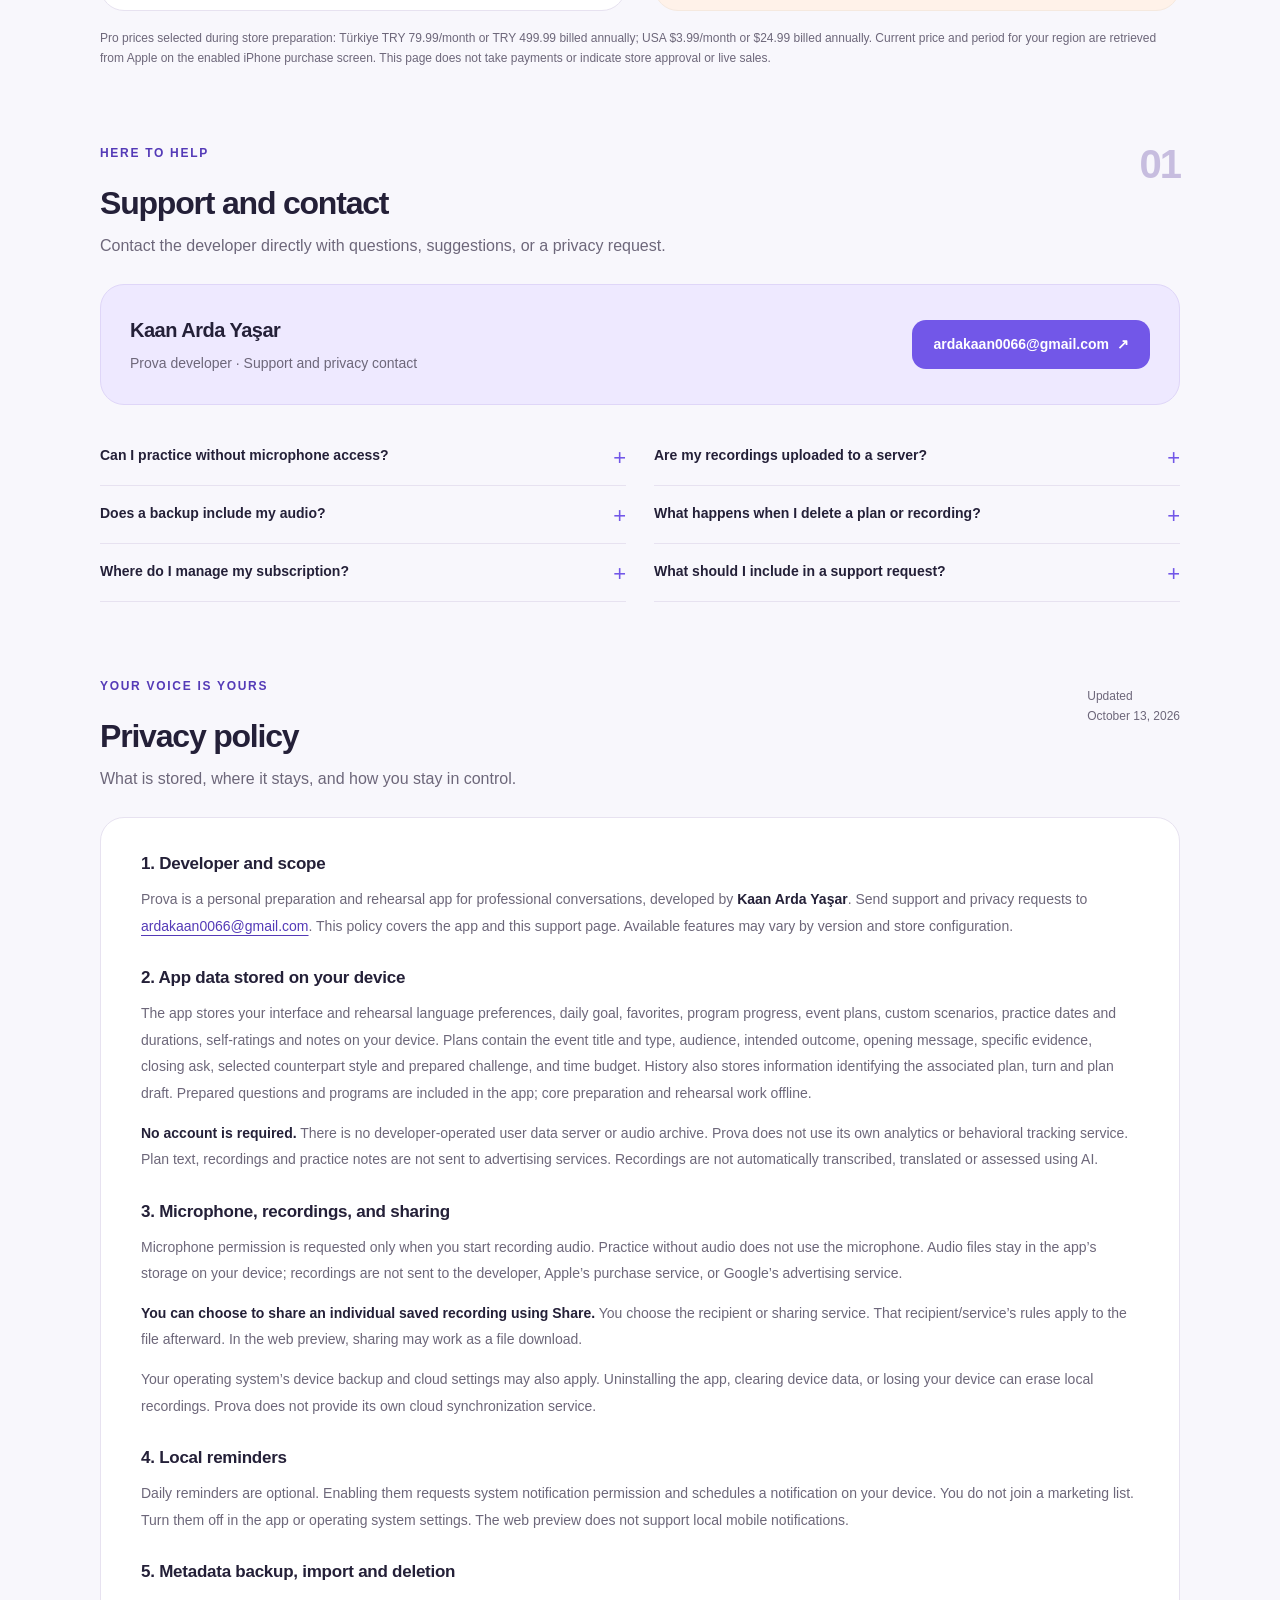
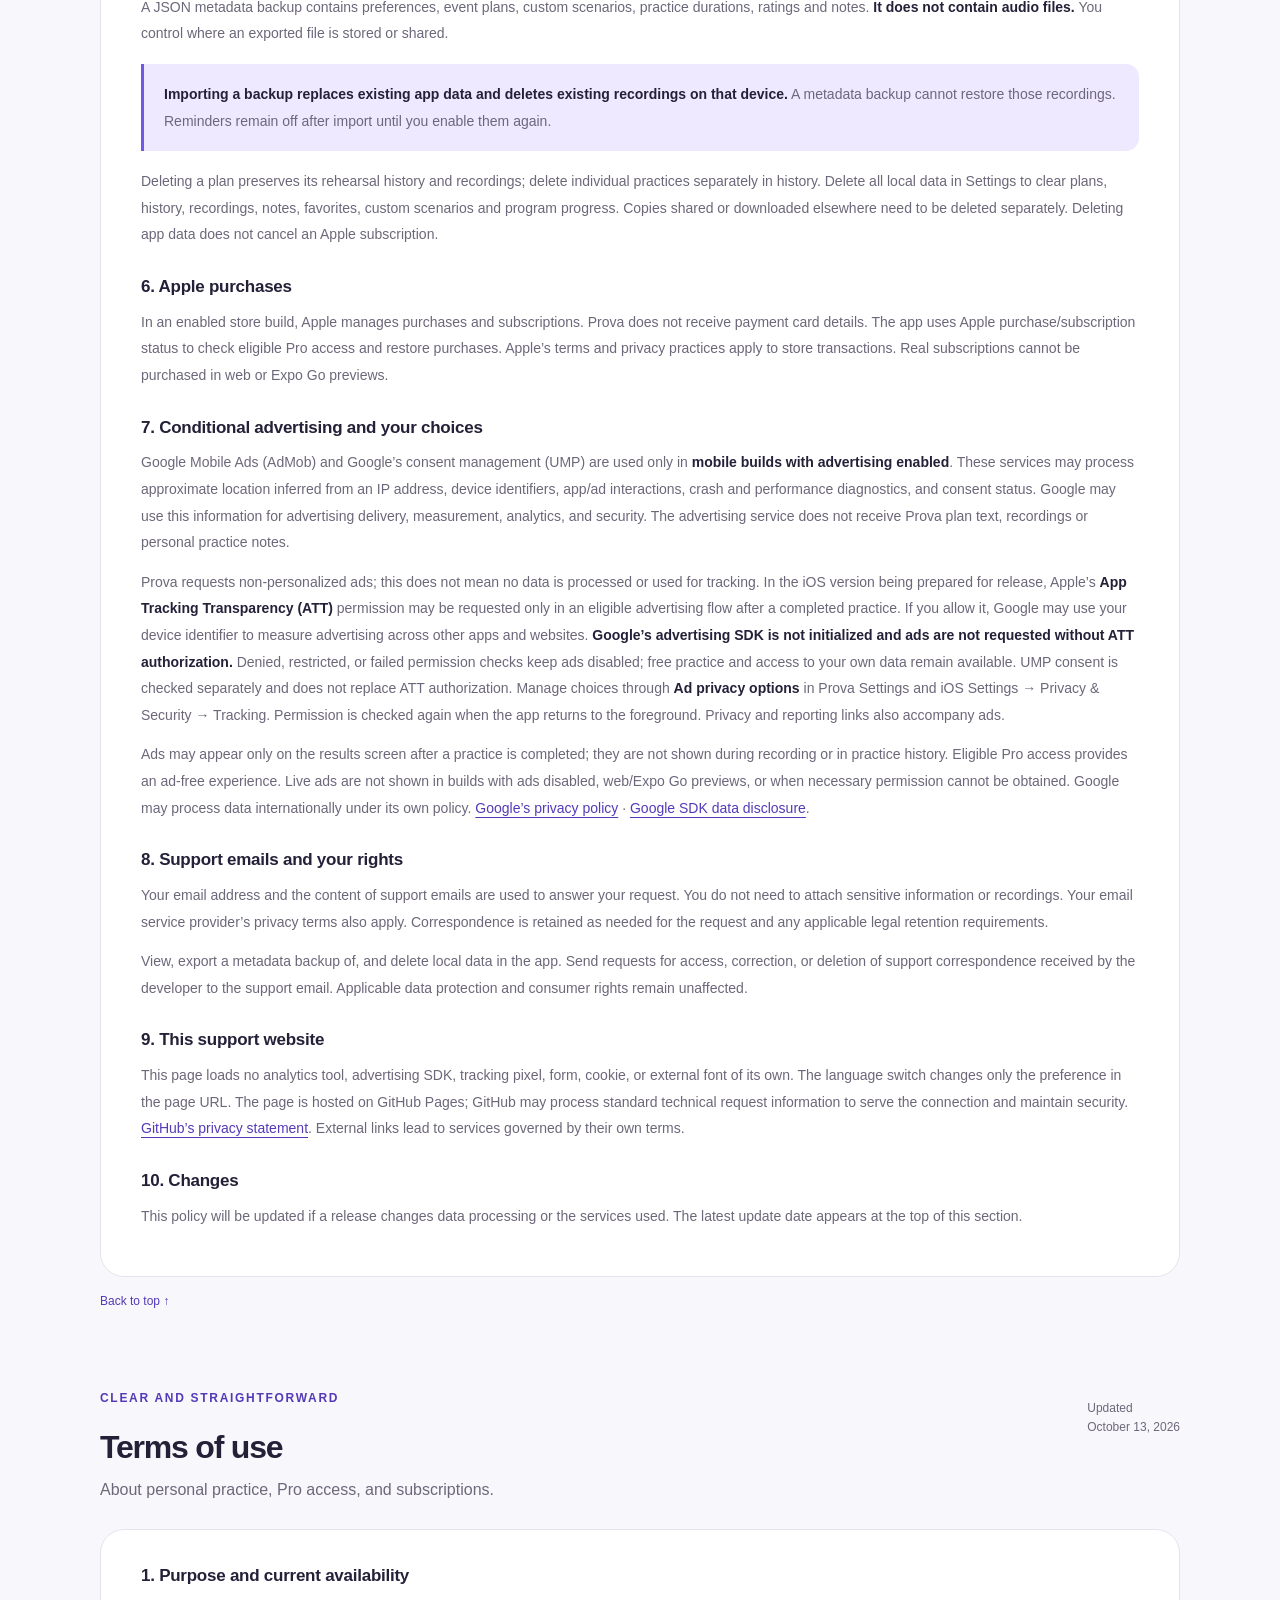
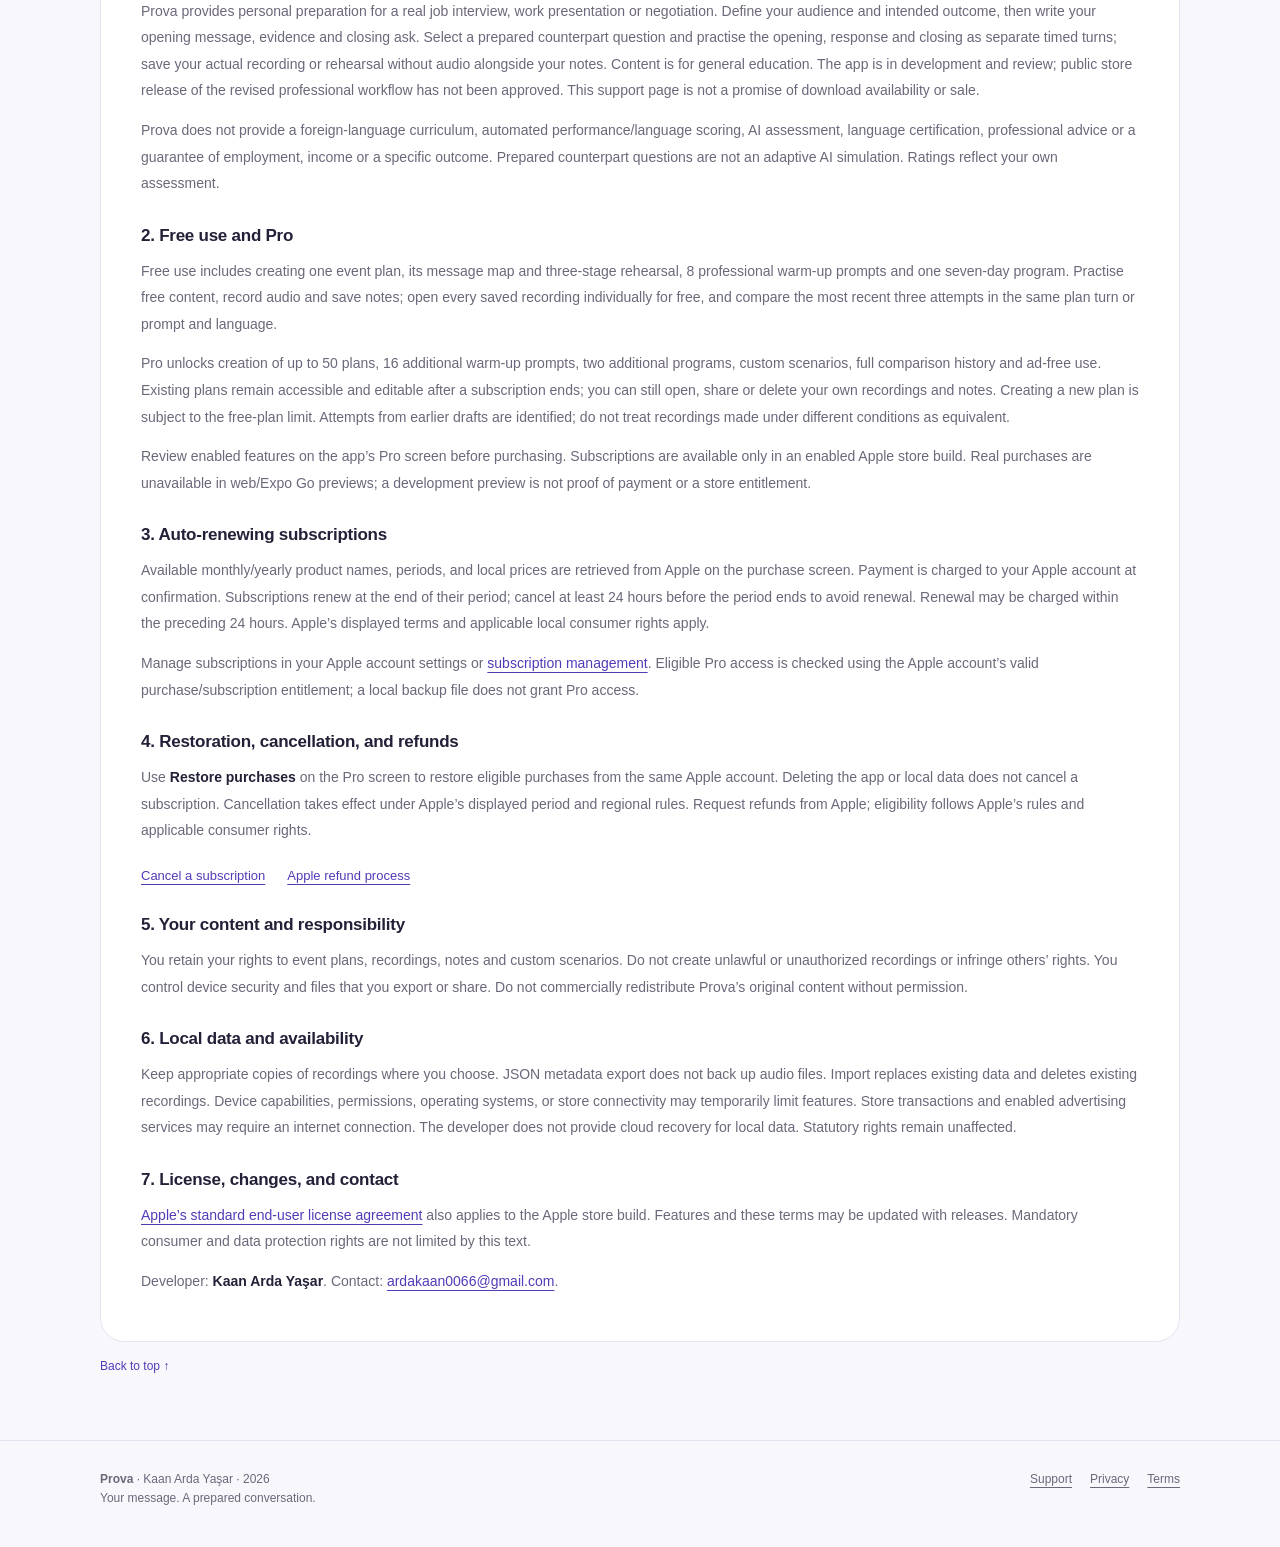
<file: prova/index.html>
<!doctype html>
<html lang="tr">
<head>
  <meta charset="utf-8">
  <meta name="viewport" content="width=device-width,initial-scale=1">
  <meta name="theme-color" content="#7257e8">
  <meta name="description" content="Prova: gerçek iş görüşmesi, sunum ve müzakere için Türkçe/İngilizce görüşme planı, üç aşamalı prova ve cihazda tutulan ses kayıtları. Destek, gizlilik ve kullanım koşulları.">
  <title>Prova — Destek ve gizlilik</title>
  <link rel="icon" href="data:image/svg+xml,%3Csvg xmlns='http://www.w3.org/2000/svg' viewBox='0 0 64 64'%3E%3Crect width='64' height='64' rx='20' fill='%237257e8'/%3E%3Crect x='25' y='13' width='14' height='25' rx='7' fill='white'/%3E%3Cpath d='M19 31v3a13 13 0 0 0 26 0v-3M32 47v6M25 53h14' fill='none' stroke='white' stroke-width='4' stroke-linecap='round'/%3E%3C/svg%3E">
  <style>
    :root{--bg:#f8f7fc;--ink:#242038;--muted:#6d677a;--purple:#7257e8;--deep:#543ab7;--lavender:#eee9ff;--lime:#deef9b;--line:#e7e2f0;--white:#fff;--radius:24px}
    *{box-sizing:border-box}html{scroll-behavior:smooth;scroll-padding-top:112px}body{margin:0;background:var(--bg);color:var(--ink);font:16px/1.65 -apple-system,BlinkMacSystemFont,"Segoe UI",sans-serif;-webkit-font-smoothing:antialiased}body[data-language="tr"] [lang="en"],body[data-language="en"] [lang="tr"]{display:none!important}a{color:var(--deep);text-underline-offset:4px}a:hover{color:var(--purple)}button{font:inherit}button,a,summary{-webkit-tap-highlight-color:transparent}a:focus-visible,button:focus-visible,summary:focus-visible{outline:3px solid var(--purple);outline-offset:5px;border-radius:6px}.wrap{width:min(1080px,calc(100% - 48px));margin:auto}.skip{position:fixed;top:-100px;left:16px;z-index:100;background:var(--white);padding:12px 18px}.skip:focus{top:12px}.header{position:sticky;top:0;z-index:10;background:rgba(248,247,252,.96);border-bottom:1px solid var(--line);backdrop-filter:blur(14px)}.topbar{display:flex;align-items:center;justify-content:space-between;gap:20px;padding:19px 0}.brand{display:inline-flex;align-items:center;gap:11px;text-decoration:none;color:var(--ink);font-size:29px;font-weight:800;letter-spacing:-1.5px;line-height:1}.brand svg{width:38px;height:38px;flex:none}.brand>span{color:var(--ink)}.brand>span>span{color:var(--purple)}.nav{display:flex;align-items:center;gap:27px}.nav a{font-size:14px;font-weight:650;text-decoration:none;color:var(--muted);padding:8px 0}.nav a:hover{color:var(--purple)}.language{display:flex;background:var(--lavender);padding:4px;border-radius:12px;gap:2px}.language button{border:0;background:transparent;color:var(--muted);border-radius:9px;padding:7px 10px;font-size:12px;font-weight:750;min-height:34px;cursor:pointer}.language button[aria-pressed="true"]{background:var(--white);color:var(--deep);box-shadow:0 2px 7px #2420380c}.hero{display:grid;grid-template-columns:1.3fr 1fr;align-items:center;gap:70px;padding:76px 0 65px}.eyebrow{color:var(--deep);font-size:12px;font-weight:750;letter-spacing:1.7px;text-transform:uppercase;margin:0 0 19px}.pill{display:inline-flex;align-items:center;gap:7px;border-radius:8px;padding:5px 10px;background:var(--lime);font-size:11px;letter-spacing:.6px;font-weight:750;line-height:1.6}.pill:before{content:"";width:5px;height:5px;border-radius:50%;background:#557b32}h1{font-size:clamp(39px,4.1vw,58px);line-height:1.13;letter-spacing:-2.3px;margin:19px 0 22px;font-weight:800}h1 em{font-style:normal;color:var(--purple)}.intro{max-width:490px;color:var(--muted);font-size:17px;margin:0 0 27px}.actions{display:flex;gap:12px;align-items:center;flex-wrap:wrap}.button{display:inline-flex;align-items:center;justify-content:center;gap:8px;min-height:49px;padding:12px 21px;border-radius:14px;background:var(--purple);color:var(--white);font-size:14px;font-weight:700;text-decoration:none}.button:hover{background:var(--deep);color:white}.button.secondary{background:var(--lavender);color:var(--deep)}.availability{margin:18px 0 0;color:var(--muted);font-size:12px}.voice-card{position:relative;isolation:isolate;overflow:hidden;min-height:335px;padding:30px;border-radius:32px;background:linear-gradient(145deg,#8367ec,#6243cc);color:white;box-shadow:0 24px 58px #7257e81c;transform:rotate(2deg)}.voice-card:before,.voice-card:after{content:"";position:absolute;z-index:-1;border:1px solid #ffffff24;width:300px;height:300px;border-radius:50%;right:-90px;top:80px}.voice-card:after{width:240px;height:240px;right:-60px;top:110px}.voice-caption{font-size:12px;letter-spacing:1.5px;text-transform:uppercase;color:#e8e1ff}.wave{display:flex;align-items:center;justify-content:center;gap:9px;height:170px;margin:10px 0}.wave i{display:block;width:10px;border-radius:9px;background:#ffffffde;height:var(--height)}.wave i:nth-child(5){background:var(--lime)}.voice-bottom{display:flex;align-items:center;justify-content:space-between;gap:12px}.voice-bottom strong{font-size:21px;letter-spacing:-.6px}.voice-mark{display:grid;place-items:center;width:43px;height:43px;background:var(--lime);color:var(--ink);border-radius:15px;transform:rotate(-9deg)}.voice-mark svg{width:24px;height:24px}.steps{display:grid;grid-template-columns:repeat(3,1fr);gap:18px;margin-bottom:66px}.step{padding:26px;border-radius:var(--radius);border:1px solid var(--line);background:var(--white)}.step:nth-child(2){background:#fff2e9;border-color:#f5e9df}.step:nth-child(3){background:#eff3e5;border-color:#e5ead9}.step-head{display:flex;gap:12px;align-items:center;margin-bottom:9px}.step svg{width:24px;height:24px;color:var(--purple);flex:none}.step h2{font-size:17px;margin:0;letter-spacing:-.3px}.step p{font-size:13px;color:var(--muted);margin:0;line-height:1.75}.section{scroll-margin-top:0;padding:20px 0 55px}.section-top{display:flex;align-items:flex-start;gap:20px;justify-content:space-between;margin-bottom:25px}.section h2{font-size:32px;line-height:1.25;letter-spacing:-1.2px;margin:0 0 10px}.section-description{color:var(--muted);max-width:650px;margin:0}.section-number{color:#c7bddf;font-size:40px;line-height:1;font-weight:750;letter-spacing:-2px}.support-card{padding:29px;border-radius:var(--radius);background:var(--lavender);border:1px solid #dfd6f8;display:flex;align-items:center;justify-content:space-between;gap:25px;margin-bottom:23px}.support-card h3{font-size:20px;letter-spacing:-.5px;margin:0 0 5px}.support-card p{margin:0;color:var(--muted);font-size:14px}.contact{white-space:nowrap;font-size:14px}.faq{display:grid;grid-template-columns:1fr 1fr;gap:0 28px}.faq details{border-bottom:1px solid var(--line);padding:16px 0}.faq summary{cursor:pointer;font-size:14px;font-weight:700;list-style:none;position:relative;padding-right:30px;min-height:25px}.faq summary:after{content:"+";position:absolute;right:0;color:var(--purple);font-size:22px;top:-4px;font-weight:400}.faq details[open] summary:after{content:"−"}.faq summary::-webkit-details-marker{display:none}.faq p{font-size:13px;line-height:1.8;color:var(--muted);margin:12px 0 2px}.policy{border:1px solid var(--line);border-radius:var(--radius);background:var(--white);padding:34px 40px}.policy h3{font-size:17px;line-height:1.4;letter-spacing:-.25px;margin:27px 0 10px}.policy h3:first-child{margin-top:0}.policy p,.policy li{font-size:14px;line-height:1.9;color:var(--muted)}.policy p{margin:0 0 13px}.policy ul{margin:8px 0 14px;padding-left:22px}.policy li{padding-left:4px;margin:6px 0}.policy strong{color:var(--ink);font-weight:650}.notice{padding:17px 20px;background:var(--lavender);border-left:3px solid var(--purple);border-radius:0 13px 13px 0;margin:17px 0}.notice p:last-child{margin-bottom:0}.updated{font-size:12px;color:var(--muted);white-space:nowrap;padding-top:10px}.links{display:flex;flex-wrap:wrap;gap:10px 22px;padding-top:8px}.links a{font-size:13px}.footer{border-top:1px solid var(--line);padding:29px 0 38px;margin-top:6px}.footer-inner{display:flex;justify-content:space-between;gap:20px;align-items:flex-start}.footer p{font-size:12px;color:var(--muted);margin:0}.footer-nav{display:flex;gap:18px;flex-wrap:wrap}.footer-nav a{font-size:12px;color:var(--muted)}.back-top{font-size:12px;display:inline-block;margin-top:15px;text-decoration:none}.no-js{border:1px solid var(--line);border-radius:16px;padding:20px;margin:20px auto}.no-js p{margin:0;color:var(--muted);font-size:13px}
    @media(max-width:800px){.hero{gap:35px;padding-top:55px;grid-template-columns:1.2fr 1fr}h1{font-size:43px}.voice-card{min-height:300px;padding:24px}.wave{gap:6px}.wave i{width:8px}.nav{gap:18px}.steps{gap:12px}.step{padding:20px}.support-card{align-items:flex-start;flex-direction:column;gap:18px}.policy{padding:27px}.updated{white-space:normal}}
    @media(max-width:600px){html{scroll-padding-top:138px}.wrap{width:calc(100% - 40px)}.topbar{flex-wrap:wrap;gap:13px;padding:16px 0 12px}.brand{font-size:27px}.brand svg{width:34px;height:34px}.nav{order:3;width:100%;justify-content:space-between;gap:18px}.nav a{font-size:13px;padding:5px 0}.language{margin-left:auto}.hero{grid-template-columns:1fr;gap:29px;padding:41px 0 37px}.eyebrow{margin-bottom:14px;font-size:11px;letter-spacing:1.4px}h1{font-size:41px;letter-spacing:-1.8px;line-height:1.16;margin-top:18px}.intro{font-size:15px;line-height:1.8;margin-bottom:22px}.voice-card{min-height:273px;transform:rotate(1deg);padding:24px;border-radius:26px}.wave{height:139px;margin:7px 0;gap:9px}.wave i{width:9px}.voice-bottom strong{font-size:20px}.steps{grid-template-columns:1fr;gap:12px;margin-bottom:44px}.step{padding:20px}.section{scroll-margin-top:0;padding-bottom:37px}.section h2{font-size:27px;letter-spacing:-.9px}.section-top{margin-bottom:20px;gap:15px}.section-number{font-size:33px}.section-description{font-size:14px}.support-card{padding:22px}.support-card p{font-size:13px}.contact{white-space:normal;overflow-wrap:anywhere;width:100%;font-size:13px}.faq{grid-template-columns:1fr}.policy{padding:23px 21px;border-radius:20px}.policy h3{font-size:16px;margin-top:25px}.policy p,.policy li{font-size:13px;line-height:1.95}.updated{font-size:11px;padding-top:5px;max-width:90px;text-align:right}.notice{padding:14px 16px}.footer-inner{flex-direction:column;gap:17px}.footer-nav{gap:16px}.links{gap:13px 20px}.actions .button{font-size:13px;padding:12px 17px} }
    @media(prefers-reduced-motion:reduce){html{scroll-behavior:auto}}@media print{.header,.voice-card,.actions,.language,.footer-nav{display:none}.wrap{width:100%}.hero{display:block;padding:0}.section{break-inside:avoid}.policy{border:0;padding:0}.step{border:0}.footer{margin-top:20px}body{background:white}.policy p,.policy li{color:#333}}
  </style>
</head>
<body data-language="tr">
  <a class="skip" href="#main"><span lang="tr">İçeriğe geç</span><span lang="en">Skip to content</span></a>
  <header class="header">
    <div class="wrap topbar">
      <a class="brand" href="#main" aria-label="Prova">
        <svg aria-hidden="true" viewBox="0 0 64 64" fill="none"><rect width="64" height="64" rx="20" fill="#7257e8"/><rect x="25" y="13" width="14" height="25" rx="7" fill="white"/><path d="M19 31v3a13 13 0 0 0 26 0v-3M32 47v6M25 53h14" stroke="white" stroke-width="4" stroke-linecap="round"/></svg>
        <span>prova<span>.</span></span>
      </a>
      <nav class="nav" aria-label="Prova"><a href="#support"><span lang="tr">Destek</span><span lang="en">Support</span></a><a href="#privacy"><span lang="tr">Gizlilik</span><span lang="en">Privacy</span></a><a href="#terms"><span lang="tr">Kullanım koşulları</span><span lang="en">Terms of use</span></a></nav>
      <div class="language" aria-label="Language"><button type="button" data-set-language="tr" aria-pressed="true" aria-label="Türkçe">TR</button><button type="button" data-set-language="en" aria-pressed="false" aria-label="English">EN</button></div>
    </div>
  </header>
  <main id="main" class="wrap">
    <noscript><div class="no-js"><p>JavaScript kapalıyken Türkçe içerik gösterilir. Dil değişimi için JavaScript’i açabilirsin. / Turkish content is shown with JavaScript disabled. Enable JavaScript to switch to English.</p></div></noscript>
    <section class="hero" aria-labelledby="hero-title">
      <div>
        <p class="eyebrow"><span lang="tr">Bir sonraki profesyonel görüşmen için</span><span lang="en">For your next professional conversation</span></p>
        <span class="pill"><span lang="tr">Geliştirme / inceleme süreci</span><span lang="en">Development and review</span></span>
        <h1 id="hero-title"><span lang="tr">Söz almadan,<br><em>hazırlık yap.</em></span><span lang="en">Prepare before<br><em>you take the floor.</em></span></h1>
        <p class="intro"><span lang="tr">Gerçek iş görüşmeni, sunumunu veya müzakereni bir plan altında hazırla. Muhatabını, beklediğin sonucu ve ana mesajını yaz; açılış, soruya yanıt ve kapanışı ayrı ayrı prova et.</span><span lang="en">Prepare a real job interview, presentation or negotiation in one event plan. Write your audience, intended outcome and message; rehearse the opening, response to a challenge and closing separately.</span></p>
        <div class="actions"><a class="button" href="#support"><span lang="tr">Destek ve iletişim</span><span lang="en">Support and contact</span><span aria-hidden="true">→</span></a><a class="button secondary" href="#privacy"><span lang="tr">Sesin ve gizliliğin</span><span lang="en">Your voice and privacy</span></a></div>
        <p class="availability"><span lang="tr">Prova geliştirme ve inceleme sürecindedir; güncel profesyonel akışın genel App Store yayını henüz onaylanmadı. Bu sayfadan indirme veya satış yapılmaz.</span><span lang="en">Prova is in development and review; public App Store release of the revised professional workflow has not been approved. This page does not offer downloads or sales.</span></p>
      </div>
      <div class="voice-card" aria-hidden="true"><div class="voice-caption"><span lang="tr">Bir görüşme. Üç ayrı odak.</span><span lang="en">One event. Three distinct focuses.</span></div><div class="wave"><i style="--height:23px"></i><i style="--height:41px"></i><i style="--height:64px"></i><i style="--height:87px"></i><i style="--height:112px"></i><i style="--height:90px"></i><i style="--height:61px"></i><i style="--height:39px"></i><i style="--height:23px"></i></div><div class="voice-bottom"><strong><span lang="tr">Planla. Prova et. Düzelt.</span><span lang="en">Plan. Rehearse. Revise.</span></strong><div class="voice-mark"><svg viewBox="0 0 24 24" fill="none" stroke="currentColor" stroke-width="1.6" stroke-linecap="round" stroke-linejoin="round"><path d="m9 2 2.1 5.9L17 10l-5.9 2.1L9 18l-2.1-5.9L1 10l5.9-2.1L9 2Zm10 12 1.3 3.7L24 19l-3.7 1.3L19 24l-1.3-3.7L14 19l3.7-1.3L19 14Z"/></svg></div></div></div>
    </section>
    <div class="steps">
      <article class="step"><div class="step-head"><svg aria-hidden="true" viewBox="0 0 24 24" fill="none" stroke="currentColor" stroke-width="1.6" stroke-linecap="round"><path d="M5 3h14v18H5zM8 7h8M8 11h8M8 15h5"/></svg><h2><span lang="tr">Mesajını planla</span><span lang="en">Plan your message</span></h2></div><p><span lang="tr">Görüşme başlığı, muhatap, beklenen sonuç, açılış, somut kanıt ve kapanış isteği. Kendi cümlelerinle bir mesaj haritası kur.</span><span lang="en">Event title, audience, intended outcome, opening, specific evidence and closing ask. Build a message map in your own words.</span></p></article>
      <article class="step"><div class="step-head"><svg aria-hidden="true" viewBox="0 0 24 24" fill="none" stroke="currentColor" stroke-width="1.6" stroke-linecap="round"><path d="M12 3v9l5 3"/><circle cx="12" cy="12" r="9"/></svg><h2><span lang="tr">Üç ayrı tur çalış</span><span lang="en">Rehearse three turns</span></h2></div><p><span lang="tr">Açılış, seçtiğin hazır soruya yanıt ve kapanış için süre ayır. Destekleyici, sorgulayan veya zamanı kısıtlı muhataba hazırlan.</span><span lang="en">Give the opening, response to a prepared challenge and closing their own time budgets. Prepare for a supportive, skeptical or time-constrained counterpart.</span></p></article>
      <article class="step"><div class="step-head"><svg aria-hidden="true" viewBox="0 0 24 24" fill="none" stroke="currentColor" stroke-width="1.6" stroke-linecap="round" stroke-linejoin="round"><path d="M19 7H5l3-3M5 7l3 3M5 17h14l-3 3M19 17l-3-3"/></svg><h2><span lang="tr">Aynı plana geri dön</span><span lang="en">Return to the same plan</span></h2></div><p><span lang="tr">Her turun gerçek kayıtlarını dinle, öz değerlendirmeni ve sonraki odağını yaz. Önceki plan taslağına ait denemeler işaretlenir.</span><span lang="en">Listen to actual recordings of each turn, add your reflection and choose a focus for next time. Attempts from earlier plan drafts are identified.</span></p></article>
    </div>


    <section id="workflow" class="section" aria-labelledby="workflow-title">
      <div class="section-top"><div><p class="eyebrow"><span lang="tr">Notlardan gerçek provaya</span><span lang="en">From notes to a real rehearsal</span></p><h2 id="workflow-title"><span lang="tr">Görüşmenin hazırlık masası</span><span lang="en">Your event preparation desk</span></h2><p class="section-description"><span lang="tr">Türkçe veya İngilizce, kendi deneyimin ve cümlelerinle. Metin üretimi veya uzaktan değerlendirme olmadan.</span><span lang="en">In Turkish or English, using your own experience and words. Without generated answers or remote assessment.</span></p></div></div>
      <div class="policy">
        <div lang="tr"><h3>Bir planın içinde ne var?</h3><p>İş görüşmesi, sunum veya müzakere türünü seç. Başlık, muhatap, beklenen sonuç, açılış, somut kanıt ve kapanış isteğini yaz. Destekleyici, sorgulayan veya zamanı kısıtlı muhatap için 18 hazırlanmış soru seçeneğinden uygun olanı seç. Toplam süre bütçesi açılış, soruya yanıt ve kapanış arasında bölünür.</p><p>Her turu ayrı kaydet; süreni, öz değerlendirmeyi, notunu ve sonraki odağını aynı planın altında tut. Mesajı veya soruyu değiştirince eski kayıtların önceki taslağa ait olduğu görünür. Bu bir insan veya yapay zekâ muhatapla canlı görüşme değildir.</p></div>
        <div lang="en"><h3>What belongs in an event plan?</h3><p>Choose a job interview, presentation or negotiation. Write the title, audience, intended outcome, opening, specific evidence and closing ask. Choose an appropriate prepared question from 18 options for a supportive, skeptical or time-constrained counterpart. Your total time budget is divided between opening, response and closing.</p><p>Record each turn separately; keep duration, self-rating, reflection and a next focus under the same plan. When the message or question changes, older recordings are marked as belonging to an earlier draft. This is not a live conversation with a person or an AI counterpart.</p></div>
      </div>
      <div class="faq" style="margin-top:24px">
        <article class="step"><h3><span lang="tr">Ücretsiz başlangıç</span><span lang="en">Free start</span></h3><p><span lang="tr">1 görüşme planı ve üç aşamalı prova · 8 profesyonel hazırlık sorusu · 1 yedi günlük program · ses kaydı ve not · her kendi kaydına ücretsiz erişim · son 3 denemeyi karşılaştırma.</span><span lang="en">1 event plan and three-stage rehearsal · 8 professional warm-up prompts · 1 seven-day program · recording and notes · free access to every own recording · compare the last 3 attempts.</span></p></article>
        <article class="step"><h3>Pro</h3><p><span lang="tr">En fazla 50 plan · 16 ek hazırlık sorusu · 2 ek program · özel senaryo oluşturma · tam karşılaştırma geçmişi · reklamsız kullanım. Abonelik bitse de mevcut planların ve kendi kayıtların erişilebilir kalır.</span><span lang="en">Up to 50 plans · 16 additional warm-up prompts · 2 additional programs · custom scenario creation · full comparison history · ad-free use. Existing plans and your recordings remain accessible after Pro ends.</span></p></article>
      </div>
      <p class="availability"><span lang="tr">Mağaza hazırlığında seçilen Pro fiyatları: Türkiye 79,99 TL/ay veya yıllık peşin 499,99 TL; ABD $3,99/ay veya yıllık peşin $24,99. Bölgen için geçerli güncel fiyat ve dönem, etkin iPhone satın alma ekranında Apple’dan alınır. Bu sayfa ödeme almaz; mağaza yayını veya canlı satış onayı anlamına gelmez.</span><span lang="en">Pro prices selected during store preparation: Türkiye TRY 79.99/month or TRY 499.99 billed annually; USA $3.99/month or $24.99 billed annually. Current price and period for your region are retrieved from Apple on the enabled iPhone purchase screen. This page does not take payments or indicate store approval or live sales.</span></p>
    </section>

    <section id="support" class="section" aria-labelledby="support-title">
      <div class="section-top"><div><p class="eyebrow"><span lang="tr">Yanındayız</span><span lang="en">Here to help</span></p><h2 id="support-title"><span lang="tr">Destek ve iletişim</span><span lang="en">Support and contact</span></h2><p class="section-description"><span lang="tr">Bir sorunun, önerin veya gizlilik talebin varsa geliştiriciye doğrudan ulaşabilirsin.</span><span lang="en">Contact the developer directly with questions, suggestions, or a privacy request.</span></p></div><span class="section-number" aria-hidden="true">01</span></div>
      <div class="support-card"><div><h3>Kaan Arda Yaşar</h3><p><span lang="tr">Prova geliştiricisi · Destek ve gizlilik iletişimi</span><span lang="en">Prova developer · Support and privacy contact</span></p></div><a class="button contact" href="mailto:ardakaan0066@gmail.com?subject=Prova%20Support">ardakaan0066@gmail.com <span aria-hidden="true">↗</span></a></div>
      <div class="faq">
        <details><summary><span lang="tr">Mikrofon izni vermeden kullanabilir miyim?</span><span lang="en">Can I practice without microphone access?</span></summary><p><span lang="tr">Evet. Kayıtsız prova modunda mikrofon açılmaz. Zamanlayıcıyla çalışabilir, süreyi, kendi değerlendirmelerini ve notlarını kaydedebilirsin.</span><span lang="en">Yes. Practice without audio keeps the microphone off. Use the timer and save your duration, personal reflections, and notes.</span></p></details>
        <details><summary><span lang="tr">Ses kayıtlarım bir sunucuya gönderiliyor mu?</span><span lang="en">Are my recordings uploaded to a server?</span></summary><p><span lang="tr">Prova sesini geliştirici sunucusuna veya reklam hizmetine yüklemez. Bir kaydı kendin paylaşırsan seçtiğin alıcı ya da hizmet dosyayı alır. İşletim sisteminin cihaz yedekleme ayarları ayrıca geçerli olabilir.</span><span lang="en">Prova does not upload audio to a developer server or advertising service. If you choose to share a recording, your selected recipient or service receives the file. Your operating system’s device backup settings may also apply.</span></p></details>
        <details><summary><span lang="tr">Yedek dosyam sesleri de içerir mi?</span><span lang="en">Does a backup include my audio?</span></summary><p><span lang="tr">Hayır. JSON metaveri yedeği tercihleri, görüşme planlarını, özel senaryoları, süreleri, puanları ve notları içerir. Ses dosyalarını içermez. İçe aktarma mevcut verileri değiştirir ve cihazdaki mevcut ses kayıtlarını siler.</span><span lang="en">No. A JSON metadata backup includes preferences, event plans, custom scenarios, durations, ratings and notes. It contains no audio files. Import replaces existing data and deletes existing recordings on that device.</span></p></details>
        <details><summary><span lang="tr">Bir planı veya kaydı silersem ne olur?</span><span lang="en">What happens when I delete a plan or recording?</span></summary><p><span lang="tr">Bir planı silmek o plana bağlı kayıtları silmez. Kendi seslerine ve notlarına kayıt geçmişinden ulaşabilir, her provayı ayrıca silebilirsin. Tek ses dosyasını oynatıcının Paylaş düğmesiyle dışa aktarabilirsin. Ayarlar’daki tüm verileri sil seçeneği yerel planları, geçmişi ve sesleri temizler.</span><span lang="en">Deleting a plan preserves its recordings. Your recordings and notes remain accessible in history, where you can delete each practice separately. Share in the player exports an individual audio file. Delete all data in Settings clears local plans, history and recordings.</span></p></details>
        <details><summary><span lang="tr">Aboneliğimi nereden yönetirim?</span><span lang="en">Where do I manage my subscription?</span></summary><p><span lang="tr">Satışa açık Apple mağaza sürümünde Pro ekranındaki yönetim bağlantısını veya iPhone’da Ayarlar → adın → Abonelikler yolunu kullanabilirsin. Uygulamayı silmek aboneliği iptal etmez. <a href="https://support.apple.com/en-us/118428" target="_blank" rel="noopener noreferrer">Apple’ın iptal yönergeleri</a>.</span><span lang="en">In an enabled Apple store build, use the management link on the Pro screen or iPhone Settings → your name → Subscriptions. Deleting the app does not cancel a subscription. <a href="https://support.apple.com/en-us/118428" target="_blank" rel="noopener noreferrer">Apple’s cancellation instructions</a>.</span></p></details>
        <details><summary><span lang="tr">Bir sorun bildirirken ne göndermeliyim?</span><span lang="en">What should I include in a support request?</span></summary><p><span lang="tr">Cihaz modelini, uygulama sürümünü ve sorunu hangi adımlarla gördüğünü yazman yeterli. Şifre, ödeme kartı, ses kaydı veya hassas bir bilgi göndermek zorunda değilsin.</span><span lang="en">Include your device model, app version, and the steps that led to the problem. You do not need to send passwords, payment details, recordings, or sensitive information.</span></p></details>
      </div>
    </section>

    <section id="privacy" class="section" aria-labelledby="privacy-title">
      <div class="section-top"><div><p class="eyebrow"><span lang="tr">Sesin sana ait</span><span lang="en">Your voice is yours</span></p><h2 id="privacy-title"><span lang="tr">Gizlilik politikası</span><span lang="en">Privacy policy</span></h2><p class="section-description"><span lang="tr">Hangi veriler tutulur, nerede kalır ve kontrolü nasıl sende tutarsın?</span><span lang="en">What is stored, where it stays, and how you stay in control.</span></p></div><div class="updated"><span lang="tr">Güncelleme<br>13 Ekim 2026</span><span lang="en">Updated<br>October 13, 2026</span></div></div>
      <div class="policy">
        <div lang="tr">
          <h3>1. Geliştirici ve kapsam</h3><p>Prova, <strong>Kaan Arda Yaşar</strong> tarafından geliştirilen, profesyonel görüşmeler için kişisel hazırlık ve prova uygulamasıdır. Destek ve gizlilik talepleri için <a href="mailto:ardakaan0066@gmail.com">ardakaan0066@gmail.com</a> adresine ulaşabilirsin. Bu politika uygulamayı ve bu destek sayfasını kapsar. Etkin özellikler sürüme ve mağaza yapılandırmasına göre değişebilir.</p>
          <h3>2. Cihazında tutulan uygulama verileri</h3><p>Uygulama; arayüz ve prova dili tercihlerini, günlük hedefini, favorilerini, program ilerlemeni, görüşme planlarını, özel senaryolarını, prova tarihlerini ve sürelerini, öz değerlendirme puanlarını ve notlarını cihazında saklar. Planlar görüşme başlığı ve türü, muhatap, beklenen sonuç, açılış mesajı, somut kanıt, kapanış isteği, seçilen muhatap profili ve hazır soru ile süre bütçesini içerir. Kayıt geçmişi ilgili planı, turu ve plan taslağını ayırt eden bilgileri de tutar. Hazır sorular ve programlar uygulamada bulunur; temel hazırlık ve prova çevrimdışı çalışır.</p><p><strong>Hesap oluşturmak zorunda değilsin.</strong> Geliştiricinin işlettiği bir kullanıcı verisi sunucusu veya ses arşivi yoktur. Prova kendi analitik veya davranış takibi hizmetini kullanmaz. Plan metinleri, ses kayıtları ve prova notları reklam hizmetine gönderilmez. Kayıtlar otomatik olarak yazıya dökülmez, çevrilmez veya yapay zekâ ile değerlendirilmez.</p>
          <h3>3. Mikrofon, kayıtlar ve paylaşım</h3><p>Mikrofon izni yalnızca sesli kayıt başlattığında istenir. Kayıtsız prova modunda mikrofon kullanılmaz. Ses dosyaları uygulamanın cihazdaki alanında tutulur; geliştiriciye, Apple satın alma hizmetine veya Google reklam hizmetine ses kaydı gönderilmez.</p><p>Kaydedilmiş <strong>tek bir kaydı Paylaş düğmesiyle kendin paylaşabilirsin</strong>. Alıcıyı veya paylaşım hizmetini sen seçersin. Bu işlem sonrasında dosyaya seçtiğin alıcı/hizmetin kuralları uygulanır. Web önizlemesinde paylaşım bir dosya indirmesi olarak çalışabilir.</p><p>İşletim sisteminin cihaz yedekleme ve bulut ayarları ayrıca geçerli olabilir. Uygulamayı kaldırmak, cihaz verilerini temizlemek veya cihazını kaybetmek yerel kayıtlarını kaybettirebilir. Prova sana ait bir bulut senkronizasyon hizmeti sağlamaz.</p>
          <h3>4. Yerel hatırlatmalar</h3><p>Günlük hatırlatmalar isteğe bağlıdır. Açtığında sistem bildirim izni istenir ve bildirim cihazında planlanır. Bir pazarlama listesine kaydolmazsın. Ayarlar’dan veya işletim sisteminden kapatabilirsin. Web önizlemesi yerel mobil bildirimleri desteklemez.</p>
          <h3>5. Metaveri yedeği, içe aktarma ve silme</h3><p>JSON metaveri yedeği tercihleri, görüşme planlarını, özel senaryoları, prova sürelerini, puanları ve notları içerir. <strong>Ses dosyalarını içermez.</strong> Dışa aktardığın dosyanın nerede saklandığı ve paylaşıldığı senin kontrolündedir.</p><div class="notice"><p><strong>Yedek içe aktarma mevcut uygulama verilerini değiştirir ve cihazdaki mevcut ses kayıtlarını siler.</strong> Metaveri yedeği bu sesleri geri getiremez. İçe aktarmadan sonra sen yeniden açana kadar hatırlatmalar kapalı kalır.</p></div><p>Bir planı silmek o plana bağlı prova geçmişini ve sesleri silmez; geçmişten her provayı ayrıca silebilirsin. Ayarlar’dan tüm yerel verileri silmek planları, geçmişi, sesleri, notları, favorileri, özel senaryoları ve program ilerlemesini temizler. Başka yerde paylaştığın veya indirdiğin kopyaları ayrıca silmen gerekir. Uygulama verilerini silmek Apple aboneliğini iptal etmez.</p>
          <h3>6. Apple satın almaları</h3><p>Satışa açık mağaza sürümünde Apple satın alma ve abonelik işlemlerini yönetir. Prova kart bilgilerini almaz. Uygulama, uygun Pro erişimini kontrol etmek ve satın almaları geri yüklemek için Apple’ın satın alma/abonelik durumunu kullanır. Mağaza işlemlerinde Apple’ın koşulları ve gizlilik uygulamaları geçerlidir. Web ve Expo Go önizlemesinde gerçek abonelik satın alınamaz.</p>
          <h3>7. Koşullu reklam hizmeti ve tercihlerin</h3><p>Yalnızca <strong>reklam hizmeti etkinleştirilmiş mobil sürümlerde</strong> Google Mobile Ads (AdMob) ve Google’ın onay yönetimi (UMP) kullanılır. Bu hizmetler IP adresinden çıkarılan yaklaşık konumu, cihaz kimliklerini, uygulama/reklam etkileşimlerini, hata ve performans teşhis bilgilerini ve onay durumunu işleyebilir. Google bunları reklam sunma, reklam ölçümü, analiz ve güvenlik için kullanabilir. Reklam hizmeti Prova plan metinlerini, ses kayıtlarını veya kişisel prova notlarını almaz.</p><p>Prova kişiselleştirilmemiş reklam ister; bu tercih hiç veri işlenmediği veya takip yapılmadığı anlamına gelmez. Yayın için hazırlanan iOS sürümünde Apple’ın <strong>Uygulama Takip Şeffaflığı (ATT)</strong> izni yalnız uygun bir tamamlanmış prova sonucunun reklam akışında istenebilir. İzin verirsen Google cihaz kimliğini diğer uygulama ve web sitelerindeki reklam ölçümüyle ilişkilendirmek için kullanabilir. <strong>ATT izni verilmeden Google reklam SDK’sı başlatılmaz ve reklam istenmez.</strong> Reddetme, kısıtlama veya izin sorgusu hatasında reklam kapalı kalır; ücretsiz prova ve kendi verilerine erişim devam eder. UMP onayı ayrıca kontrol edilir; tek başına ATT izni yerine geçmez. Ayarlar’daki <strong>Reklam gizlilik seçenekleri</strong> ve iOS Ayarlar → Gizlilik ve Güvenlik → Takip üzerinden tercihlerini yönetebilirsin. Uygulamaya dönüldüğünde izin yeniden kontrol edilir. Reklam sırasında gizlilik ve bildirme bağlantıları da bulunur.</p><p>Reklamlar yalnızca tamamlanmış bir provanın sonuç ekranında gösterilebilir; kayıt sırasında veya prova geçmişinde gösterilmez. Geçerli Pro erişimi reklamsız kullanım sağlar. Reklam servisi kapalı sürümlerde, web/Expo Go önizlemesinde veya gerekli izinler alınamadığında gerçek reklam gösterilmez. Google kendi politikası kapsamında verileri farklı ülkelerde işleyebilir. <a href="https://policies.google.com/privacy" target="_blank" rel="noopener noreferrer">Google gizlilik politikası</a> · <a href="https://developers.google.com/admob/ios/privacy/data-disclosure" target="_blank" rel="noopener noreferrer">Google SDK veri açıklaması</a>.</p>
          <h3>8. Destek e-postaları ve veri hakların</h3><p>Gönderdiğin destek e-postalarındaki adres ve içerik talebini yanıtlamak için kullanılır. Hassas bilgi veya ses kaydı eklemen gerekmez. E-posta hizmet sağlayıcısının kendi gizlilik koşulları da geçerlidir. Destek yazışmaları talep için gerekli olduğu sürece ve varsa geçerli yasal saklama yükümlülükleri kapsamında tutulur.</p><p>Yerel verilerini uygulamada görüntüleyebilir, metaveri olarak dışa aktarabilir ve silebilirsin. Geliştiricinin aldığı destek yazışmaları için erişim, düzeltme veya silme talebini destek adresine iletebilirsin. Uygulanabilir veri koruma ve tüketici hakların saklıdır.</p>
          <h3>9. Bu destek sitesi</h3><p>Bu sayfa kendi analiz aracı, reklam SDK’sı, izleme pikseli, form, çerez veya harici yazı tipi yüklemez. Dil seçimi yalnızca sayfa adresindeki tercihi değiştirir. Sayfa GitHub Pages üzerinde barındırılır; GitHub bağlantıyı sunmak ve güvenliği sağlamak için standart teknik istek bilgilerini işleyebilir. <a href="https://docs.github.com/en/site-policy/privacy-policies/github-general-privacy-statement" target="_blank" rel="noopener noreferrer">GitHub gizlilik bildirimi</a>. Harici bir bağlantıyı açtığında ilgili hizmetin kendi koşulları geçerli olur.</p>
          <h3>10. Değişiklikler</h3><p>Bir sürüm veri işleme veya kullanılan hizmetleri değiştirirse bu politika güncellenir. Son güncelleme tarihi bu bölümün başında yer alır.</p>
        </div>
        <div lang="en">
          <h3>1. Developer and scope</h3><p>Prova is a personal preparation and rehearsal app for professional conversations, developed by <strong>Kaan Arda Yaşar</strong>. Send support and privacy requests to <a href="mailto:ardakaan0066@gmail.com">ardakaan0066@gmail.com</a>. This policy covers the app and this support page. Available features may vary by version and store configuration.</p>
          <h3>2. App data stored on your device</h3><p>The app stores your interface and rehearsal language preferences, daily goal, favorites, program progress, event plans, custom scenarios, practice dates and durations, self-ratings and notes on your device. Plans contain the event title and type, audience, intended outcome, opening message, specific evidence, closing ask, selected counterpart style and prepared challenge, and time budget. History also stores information identifying the associated plan, turn and plan draft. Prepared questions and programs are included in the app; core preparation and rehearsal work offline.</p><p><strong>No account is required.</strong> There is no developer-operated user data server or audio archive. Prova does not use its own analytics or behavioral tracking service. Plan text, recordings and practice notes are not sent to advertising services. Recordings are not automatically transcribed, translated or assessed using AI.</p>
          <h3>3. Microphone, recordings, and sharing</h3><p>Microphone permission is requested only when you start recording audio. Practice without audio does not use the microphone. Audio files stay in the app’s storage on your device; recordings are not sent to the developer, Apple’s purchase service, or Google’s advertising service.</p><p><strong>You can choose to share an individual saved recording using Share.</strong> You choose the recipient or sharing service. That recipient/service’s rules apply to the file afterward. In the web preview, sharing may work as a file download.</p><p>Your operating system’s device backup and cloud settings may also apply. Uninstalling the app, clearing device data, or losing your device can erase local recordings. Prova does not provide its own cloud synchronization service.</p>
          <h3>4. Local reminders</h3><p>Daily reminders are optional. Enabling them requests system notification permission and schedules a notification on your device. You do not join a marketing list. Turn them off in the app or operating system settings. The web preview does not support local mobile notifications.</p>
          <h3>5. Metadata backup, import and deletion</h3><p>A JSON metadata backup contains preferences, event plans, custom scenarios, practice durations, ratings and notes. <strong>It does not contain audio files.</strong> You control where an exported file is stored or shared.</p><div class="notice"><p><strong>Importing a backup replaces existing app data and deletes existing recordings on that device.</strong> A metadata backup cannot restore those recordings. Reminders remain off after import until you enable them again.</p></div><p>Deleting a plan preserves its rehearsal history and recordings; delete individual practices separately in history. Delete all local data in Settings to clear plans, history, recordings, notes, favorites, custom scenarios and program progress. Copies shared or downloaded elsewhere need to be deleted separately. Deleting app data does not cancel an Apple subscription.</p>
          <h3>6. Apple purchases</h3><p>In an enabled store build, Apple manages purchases and subscriptions. Prova does not receive payment card details. The app uses Apple purchase/subscription status to check eligible Pro access and restore purchases. Apple’s terms and privacy practices apply to store transactions. Real subscriptions cannot be purchased in web or Expo Go previews.</p>
          <h3>7. Conditional advertising and your choices</h3><p>Google Mobile Ads (AdMob) and Google’s consent management (UMP) are used only in <strong>mobile builds with advertising enabled</strong>. These services may process approximate location inferred from an IP address, device identifiers, app/ad interactions, crash and performance diagnostics, and consent status. Google may use this information for advertising delivery, measurement, analytics, and security. The advertising service does not receive Prova plan text, recordings or personal practice notes.</p><p>Prova requests non-personalized ads; this does not mean no data is processed or used for tracking. In the iOS version being prepared for release, Apple’s <strong>App Tracking Transparency (ATT)</strong> permission may be requested only in an eligible advertising flow after a completed practice. If you allow it, Google may use your device identifier to measure advertising across other apps and websites. <strong>Google’s advertising SDK is not initialized and ads are not requested without ATT authorization.</strong> Denied, restricted, or failed permission checks keep ads disabled; free practice and access to your own data remain available. UMP consent is checked separately and does not replace ATT authorization. Manage choices through <strong>Ad privacy options</strong> in Prova Settings and iOS Settings → Privacy &amp; Security → Tracking. Permission is checked again when the app returns to the foreground. Privacy and reporting links also accompany ads.</p><p>Ads may appear only on the results screen after a practice is completed; they are not shown during recording or in practice history. Eligible Pro access provides an ad-free experience. Live ads are not shown in builds with ads disabled, web/Expo Go previews, or when necessary permission cannot be obtained. Google may process data internationally under its own policy. <a href="https://policies.google.com/privacy" target="_blank" rel="noopener noreferrer">Google’s privacy policy</a> · <a href="https://developers.google.com/admob/ios/privacy/data-disclosure" target="_blank" rel="noopener noreferrer">Google SDK data disclosure</a>.</p>
          <h3>8. Support emails and your rights</h3><p>Your email address and the content of support emails are used to answer your request. You do not need to attach sensitive information or recordings. Your email service provider’s privacy terms also apply. Correspondence is retained as needed for the request and any applicable legal retention requirements.</p><p>View, export a metadata backup of, and delete local data in the app. Send requests for access, correction, or deletion of support correspondence received by the developer to the support email. Applicable data protection and consumer rights remain unaffected.</p>
          <h3>9. This support website</h3><p>This page loads no analytics tool, advertising SDK, tracking pixel, form, cookie, or external font of its own. The language switch changes only the preference in the page URL. The page is hosted on GitHub Pages; GitHub may process standard technical request information to serve the connection and maintain security. <a href="https://docs.github.com/en/site-policy/privacy-policies/github-general-privacy-statement" target="_blank" rel="noopener noreferrer">GitHub’s privacy statement</a>. External links lead to services governed by their own terms.</p>
          <h3>10. Changes</h3><p>This policy will be updated if a release changes data processing or the services used. The latest update date appears at the top of this section.</p>
        </div>
      </div>
      <a class="back-top" href="#main"><span lang="tr">Yukarı dön ↑</span><span lang="en">Back to top ↑</span></a>
    </section>

    <section id="terms" class="section" aria-labelledby="terms-title">
      <div class="section-top"><div><p class="eyebrow"><span lang="tr">Açık ve anlaşılır</span><span lang="en">Clear and straightforward</span></p><h2 id="terms-title"><span lang="tr">Kullanım koşulları</span><span lang="en">Terms of use</span></h2><p class="section-description"><span lang="tr">Kişisel pratik, Pro erişimi ve abonelikler hakkında.</span><span lang="en">About personal practice, Pro access, and subscriptions.</span></p></div><div class="updated"><span lang="tr">Güncelleme<br>13 Ekim 2026</span><span lang="en">Updated<br>October 13, 2026</span></div></div>
      <div class="policy">
        <div lang="tr">
          <h3>1. Hizmetin amacı ve mevcut durum</h3><p>Prova gerçek iş görüşmesi, iş sunumu ve müzakere için kişisel hazırlık sunar. Muhatabını ve beklenen sonucu tanımlar, kendi açılış mesajını, kanıtını ve kapanış isteğini yazarsın. Hazır bir muhatap sorusunu seçip açılış, yanıt ve kapanışı ayrı zamanlı turlarda çalışabilir; gerçek sesini veya kayıtsız provanı notlarınla saklayabilirsin. İçerik genel eğitim amaçlıdır. Uygulama geliştirme ve inceleme sürecindedir; yeni profesyonel akışın genel mağaza yayını henüz onaylanmamıştır. Bu destek sayfası indirme veya satış vaadi değildir.</p><p>Prova bir yabancı dil müfredatı, otomatik başarı/dil puanı, yapay zekâ değerlendirmesi, dil sertifikası, profesyonel danışmanlık ya da iş, gelir veya belirli bir performans garantisi sunmaz. Hazır muhatap soruları uyarlanabilir bir yapay zekâ simülasyonu değildir. Puanlar kendi öz değerlendirmeni yansıtır.</p>
          <h3>2. Ücretsiz kullanım ve Pro</h3><p>Ücretsiz kullanım bir görüşme planı oluşturmayı, mesaj haritası ve üç aşamalı provayı, 8 profesyonel hazırlık sorusunu ve bir 7 günlük programı içerir. Ücretsiz içerikte prova yapabilir, ses kaydı ve not tutabilir; kendi kayıtlarının tamamını tek tek ücretsiz açabilir ve aynı plan turunun veya aynı sorunun aynı dildeki son üç denemesini karşılaştırabilirsin.</p><p>Pro; en fazla 50 plan oluşturmayı, 16 ek hazırlık sorusunu, iki ek programı, özel senaryoları, tam karşılaştırma geçmişini ve reklamsız kullanımı açar. Abonelik sona erse de mevcut planlarını açma ve düzenleme, kendi ses kayıtlarını ve notlarını görüntüleme/paylaşma/silme erişimin korunur. Yeni plan oluşturma ücretsiz sınıra tabidir. Önceki taslağa ait denemeler işaretlenir; farklı koşullardaki kayıtları aynı koşulda yapılmış gibi değerlendirme.</p><p>Satın almadan önce etkin özellikleri uygulamadaki Pro ekranından incele. Abonelik yalnızca etkin Apple mağaza sürümünde alınabilir. Web/Expo Go önizlemesinden gerçek satın alma yapılamaz; geliştirme önizlemesi bir ödeme veya mağaza hakkı kanıtı değildir.</p>
          <h3>3. Otomatik yenilenen abonelikler</h3><p>Mevcut aylık/yıllık ürünlerin adı, süresi ve yerel fiyatı satın alma ekranında Apple’dan alınır. Ödeme onayında ücret Apple hesabından alınır. Abonelik dönem sonunda otomatik yenilenir; yenilemeyi önlemek için dönem bitiminden en az 24 saat önce iptal et. Yenileme ücreti dönem sonundan önceki 24 saat içinde alınabilir. Apple’ın gösterdiği koşullar ve geçerli yerel tüketici hakların uygulanır.</p><p>Aboneliğini Apple hesap ayarlarından veya <a href="https://apps.apple.com/account/subscriptions" target="_blank" rel="noopener noreferrer">abonelik yönetiminden</a> yönetebilirsin. Geçerli Pro erişimi Apple hesabındaki uygun satın alma/abonelik hakkı üzerinden kontrol edilir; bir yerel yedek dosyası Pro erişimi vermez.</p>
          <h3>4. Geri yükleme, iptal ve iade</h3><p>Aynı Apple hesabındaki uygun satın alımları Pro ekranındaki <strong>Satın almaları geri yükle</strong> düğmesiyle geri yükleyebilirsin. Uygulamayı veya yerel verileri silmek aboneliği iptal etmez. İptalin etkisi Apple’ın belirttiği dönem ve bölgesel kurallara tabidir. İade talebini Apple’a iletebilirsin; uygunluğu Apple’ın kuralları ve uygulanabilir tüketici hakları belirler.</p><div class="links"><a href="https://support.apple.com/en-us/118428" target="_blank" rel="noopener noreferrer">Abonelik iptali</a><a href="https://support.apple.com/en-us/118223" target="_blank" rel="noopener noreferrer">Apple iade işlemleri</a></div>
          <h3>5. İçeriğin ve sorumluluğun</h3><p>Görüşme planlarının, kayıtlarının, notlarının ve kişisel senaryolarının üzerindeki hakların sana aittir. Başkalarının haklarını ihlal eden, yasa dışı veya izinsiz kayıtlar oluşturma. Cihaz güvenliği ve dışa aktardığın ya da paylaştığın dosyaların kontrolü sana aittir. Prova’nın özgün içeriklerini izinsiz ticari olarak yeniden dağıtma.</p>
          <h3>6. Yerel veriler ve kullanılabilirlik</h3><p>Yerel kayıtlarının uygun kopyalarını kendi seçtiğin yerde sakla. JSON metaveri dışa aktarma ses dosyalarını yedeklemez. İçe aktarma mevcut verileri değiştirir ve mevcut sesleri siler. Cihaz kapasitesi, izinler, işletim sistemi veya mağaza bağlantısı nedeniyle bazı özellikler geçici olarak kullanılamayabilir. Mağaza işlemleri ve etkin reklam hizmetleri internet bağlantısı gerektirebilir. Geliştirici, yerel veriler için bir bulut kurtarma hizmeti sunmaz. Yasal hakların saklıdır.</p>
          <h3>7. Lisans, değişiklikler ve iletişim</h3><p>Apple mağaza sürümü için <a href="https://www.apple.com/legal/internet-services/itunes/dev/stdeula/" target="_blank" rel="noopener noreferrer">Apple standart son kullanıcı lisans sözleşmesi</a> ayrıca geçerlidir. Özellikler ve bu koşullar sürümlerle güncellenebilir. Zorunlu tüketici ve veri koruma hakların bu metinle sınırlandırılmaz.</p><p>Geliştirici: <strong>Kaan Arda Yaşar</strong>. İletişim: <a href="mailto:ardakaan0066@gmail.com">ardakaan0066@gmail.com</a>.</p>
        </div>
        <div lang="en">
          <h3>1. Purpose and current availability</h3><p>Prova provides personal preparation for a real job interview, work presentation or negotiation. Define your audience and intended outcome, then write your opening message, evidence and closing ask. Select a prepared counterpart question and practise the opening, response and closing as separate timed turns; save your actual recording or rehearsal without audio alongside your notes. Content is for general education. The app is in development and review; public store release of the revised professional workflow has not been approved. This support page is not a promise of download availability or sale.</p><p>Prova does not provide a foreign-language curriculum, automated performance/language scoring, AI assessment, language certification, professional advice or a guarantee of employment, income or a specific outcome. Prepared counterpart questions are not an adaptive AI simulation. Ratings reflect your own assessment.</p>
          <h3>2. Free use and Pro</h3><p>Free use includes creating one event plan, its message map and three-stage rehearsal, 8 professional warm-up prompts and one seven-day program. Practise free content, record audio and save notes; open every saved recording individually for free, and compare the most recent three attempts in the same plan turn or prompt and language.</p><p>Pro unlocks creation of up to 50 plans, 16 additional warm-up prompts, two additional programs, custom scenarios, full comparison history and ad-free use. Existing plans remain accessible and editable after a subscription ends; you can still open, share or delete your own recordings and notes. Creating a new plan is subject to the free-plan limit. Attempts from earlier drafts are identified; do not treat recordings made under different conditions as equivalent.</p><p>Review enabled features on the app’s Pro screen before purchasing. Subscriptions are available only in an enabled Apple store build. Real purchases are unavailable in web/Expo Go previews; a development preview is not proof of payment or a store entitlement.</p>
          <h3>3. Auto-renewing subscriptions</h3><p>Available monthly/yearly product names, periods, and local prices are retrieved from Apple on the purchase screen. Payment is charged to your Apple account at confirmation. Subscriptions renew at the end of their period; cancel at least 24 hours before the period ends to avoid renewal. Renewal may be charged within the preceding 24 hours. Apple’s displayed terms and applicable local consumer rights apply.</p><p>Manage subscriptions in your Apple account settings or <a href="https://apps.apple.com/account/subscriptions" target="_blank" rel="noopener noreferrer">subscription management</a>. Eligible Pro access is checked using the Apple account’s valid purchase/subscription entitlement; a local backup file does not grant Pro access.</p>
          <h3>4. Restoration, cancellation, and refunds</h3><p>Use <strong>Restore purchases</strong> on the Pro screen to restore eligible purchases from the same Apple account. Deleting the app or local data does not cancel a subscription. Cancellation takes effect under Apple’s displayed period and regional rules. Request refunds from Apple; eligibility follows Apple’s rules and applicable consumer rights.</p><div class="links"><a href="https://support.apple.com/en-us/118428" target="_blank" rel="noopener noreferrer">Cancel a subscription</a><a href="https://support.apple.com/en-us/118223" target="_blank" rel="noopener noreferrer">Apple refund process</a></div>
          <h3>5. Your content and responsibility</h3><p>You retain your rights to event plans, recordings, notes and custom scenarios. Do not create unlawful or unauthorized recordings or infringe others’ rights. You control device security and files that you export or share. Do not commercially redistribute Prova’s original content without permission.</p>
          <h3>6. Local data and availability</h3><p>Keep appropriate copies of recordings where you choose. JSON metadata export does not back up audio files. Import replaces existing data and deletes existing recordings. Device capabilities, permissions, operating systems, or store connectivity may temporarily limit features. Store transactions and enabled advertising services may require an internet connection. The developer does not provide cloud recovery for local data. Statutory rights remain unaffected.</p>
          <h3>7. License, changes, and contact</h3><p><a href="https://www.apple.com/legal/internet-services/itunes/dev/stdeula/" target="_blank" rel="noopener noreferrer">Apple’s standard end-user license agreement</a> also applies to the Apple store build. Features and these terms may be updated with releases. Mandatory consumer and data protection rights are not limited by this text.</p><p>Developer: <strong>Kaan Arda Yaşar</strong>. Contact: <a href="mailto:ardakaan0066@gmail.com">ardakaan0066@gmail.com</a>.</p>
        </div>
      </div>
      <a class="back-top" href="#main"><span lang="tr">Yukarı dön ↑</span><span lang="en">Back to top ↑</span></a>
    </section>
  </main>
  <footer class="footer"><div class="wrap footer-inner"><div><p><strong>Prova</strong> · Kaan Arda Yaşar · 2026</p><p><span lang="tr">Kendi mesajın. Hazır bir görüşme.</span><span lang="en">Your message. A prepared conversation.</span></p></div><nav class="footer-nav" aria-label="Prova"><a href="#support"><span lang="tr">Destek</span><span lang="en">Support</span></a><a href="#privacy"><span lang="tr">Gizlilik</span><span lang="en">Privacy</span></a><a href="#terms"><span lang="tr">Koşullar</span><span lang="en">Terms</span></a></nav></div></footer>
  <script>
    (()=>{
      const buttons=[...document.querySelectorAll('[data-set-language]')];
      function setLanguage(language,updateUrl){
        const lang=language==='en'?'en':'tr';
        document.documentElement.lang=lang;document.body.dataset.language=lang;
        document.title=lang==='tr'?'Prova — Destek ve gizlilik':'Prova — Support and privacy';
        buttons.forEach(button=>button.setAttribute('aria-pressed',String(button.dataset.setLanguage===lang)));
        if(updateUrl){const url=new URL(location.href);url.searchParams.set('lang',lang);history.replaceState(null,'',url.href);}
      }
      const requested=new URLSearchParams(location.search).get('lang');
      setLanguage(requested==='tr'||requested==='en'?requested:(navigator.language?.toLowerCase().startsWith('tr')?'tr':'en'),false);
      buttons.forEach(button=>button.addEventListener('click',()=>setLanguage(button.dataset.setLanguage,true)));
    })();
  </script>
</body>
</html>
</file>
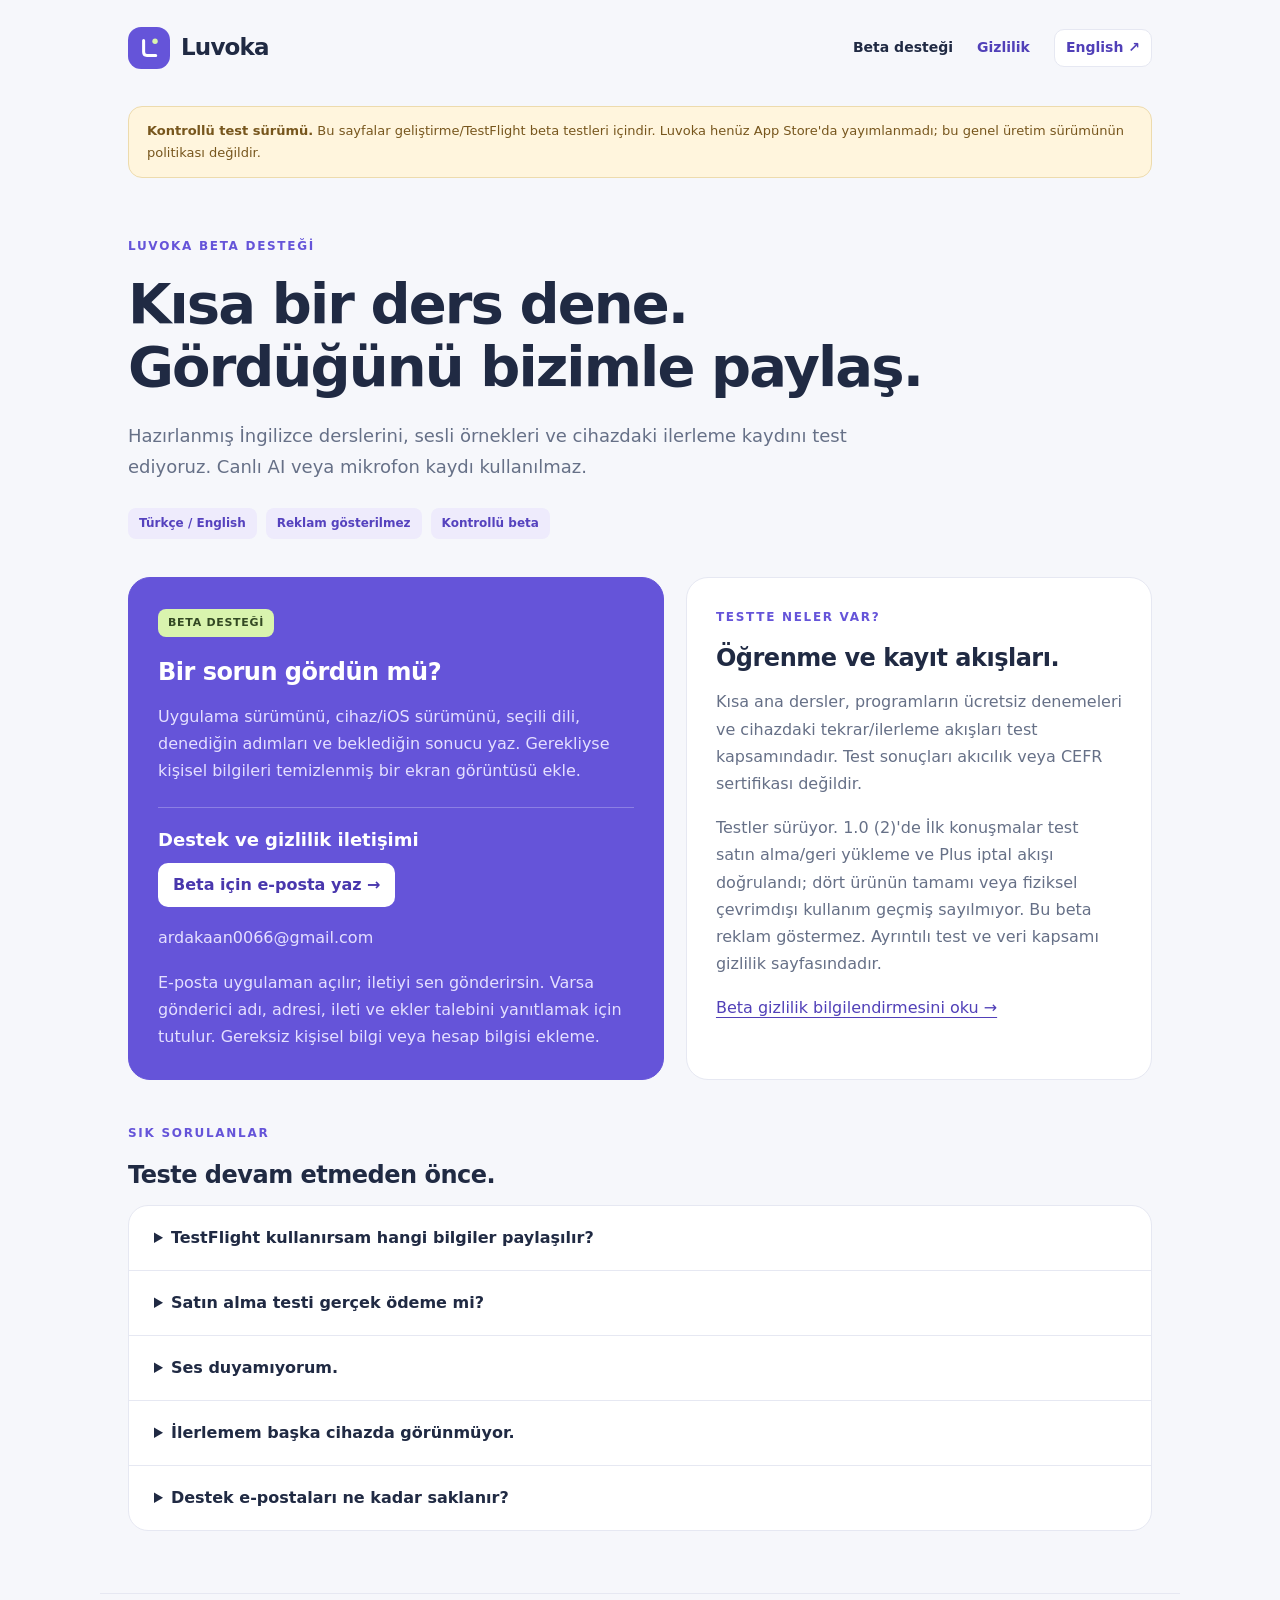
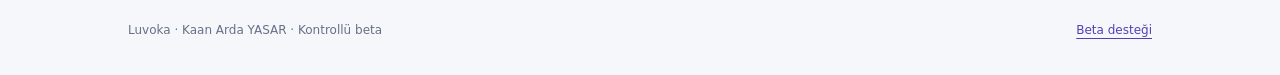
<file: luvoka/beta/index.html>
<!doctype html>
<html lang="tr">
<head><meta charset="utf-8"><meta name="viewport" content="width=device-width,initial-scale=1"><meta name="robots" content="noindex,nofollow"><title>Luvoka — Beta desteği</title><meta name="description" content="Luvoka kontrollü geliştirme ve TestFlight testleri için destek ve gizlilik bilgileri."><link rel="icon" href="luvoka-mark.svg" type="image/svg+xml"><link rel="stylesheet" href="styles.css"></head>
<body>
<a class="skip" href="#main">İçeriğe geç</a>
<header><a class="brand" href="index.html"><img src="luvoka-mark.svg" alt="">Luvoka</a><nav aria-label="Beta gezinme"><a href="index.html" aria-current="page">Beta desteği</a><a href="privacy.html">Gizlilik</a><a class="language" href="en/index.html" lang="en">English ↗</a></nav></header>
<main id="main">
<div class="draft"><strong>Kontrollü test sürümü.</strong> Bu sayfalar geliştirme/TestFlight beta testleri içindir. Luvoka henüz App Store'da yayımlanmadı; bu genel üretim sürümünün politikası değildir.</div>
<section class="hero"><p class="eyebrow">Luvoka beta desteği</p><h1>Kısa bir ders dene.<br>Gördüğünü bizimle paylaş.</h1><p class="lead">Hazırlanmış İngilizce derslerini, sesli örnekleri ve cihazdaki ilerleme kaydını test ediyoruz. Canlı AI veya mikrofon kaydı kullanılmaz.</p><div class="chips"><span class="chip">Türkçe / English</span><span class="chip">Reklam gösterilmez</span><span class="chip">Kontrollü beta</span></div></section>
<div class="grid">
<section class="card purple"><span class="badge">BETA DESTEĞİ</span><h2>Bir sorun gördün mü?</h2><p>Uygulama sürümünü, cihaz/iOS sürümünü, seçili dili, denediğin adımları ve beklediğin sonucu yaz. Gerekliyse kişisel bilgileri temizlenmiş bir ekran görüntüsü ekle.</p><div class="contact-note"><h3>Destek ve gizlilik iletişimi</h3><p><a class="contact-link" href="mailto:ardakaan0066%40gmail.com?subject=Luvoka%20beta%20destek">Beta için e-posta yaz →</a></p><p class="contact-address">ardakaan0066@gmail.com</p><p>E-posta uygulaman açılır; iletiyi sen gönderirsin. Varsa gönderici adı, adresi, ileti ve ekler talebini yanıtlamak için tutulur. Gereksiz kişisel bilgi veya hesap bilgisi ekleme.</p></div></section>
<section class="card"><p class="eyebrow">Testte neler var?</p><h2>Öğrenme ve kayıt akışları.</h2><p class="muted">Kısa ana dersler, programların ücretsiz denemeleri ve cihazdaki tekrar/ilerleme akışları test kapsamındadır. Test sonuçları akıcılık veya CEFR sertifikası değildir.</p><p class="muted">Testler sürüyor. 1.0 (2)'de İlk konuşmalar test satın alma/geri yükleme ve Plus iptal akışı doğrulandı; dört ürünün tamamı veya fiziksel çevrimdışı kullanım geçmiş sayılmıyor. Bu beta reklam göstermez. Ayrıntılı test ve veri kapsamı gizlilik sayfasındadır.</p><a href="privacy.html">Beta gizlilik bilgilendirmesini oku →</a></section>
</div>
<section class="section"><p class="eyebrow">Sık sorulanlar</p><h2>Teste devam etmeden önce.</h2><div class="faq">
<details><summary>TestFlight kullanırsam hangi bilgiler paylaşılır?</summary><p>TestFlight’ın kendi veri paylaşımı vardır. Ayrıntılar beta gizlilik sayfasındadır.</p></details>
<details><summary>Satın alma testi gerçek ödeme mi?</summary><p>Doğrulanmış TestFlight/Apple sandbox denemeleri gerçek ücret oluşturmaz. Testler sürüyor; tek paketin sonucu tüm ürünlerin tamamlandığı anlamına gelmez. Beklenmeyen bir ödeme ekranını destek adresine bildir. Test erişimi, gelecekteki App Store sürümünde gerçek ve kalıcı satın alma sözü değildir; kapsam gizlilik bilgilendirmesindedir.</p></details>
<details><summary>Ses duyamıyorum.</summary><p>Cihazdaki İngilizce sesin kullanılabilirliğini, ses düzeyini ve sessiz modu kontrol et. Ses olmadan yazılı örneklerle devam edebilirsin; hangi cihaz/iOS'ta olduğunu bildir.</p></details>
<details><summary>İlerlemem başka cihazda görünmüyor.</summary><p>Öğrenme kaydı bu cihazdadır; uygulama hesabı veya bulut eşitlemesi yoktur. Yerel veri silme öğrenme kaydını temizler, Apple/RevenueCat kayıtlarını veya OS yedeklerini otomatik silmez.</p></details>
<details><summary>Destek e-postaları ne kadar saklanır?</summary><p>Çözülen Luvoka taleplerinin ileti ve ekleri kapanıştan 90 gün sonra silinmeye uygun olur; aylık incelemede silinir. Açık talepler ve gerekli asgari hukuki/başvuru kayıtları ayrı tutulur. Ayrıntılar gizlilik bilgilendirmesindedir.</p></details>
</div></section>
</main>
<footer><span>Luvoka · Kaan Arda YASAR · Kontrollü beta</span><a href="mailto:ardakaan0066%40gmail.com?subject=Luvoka%20beta%20destek">Beta desteği</a></footer>
</body></html>
</file>
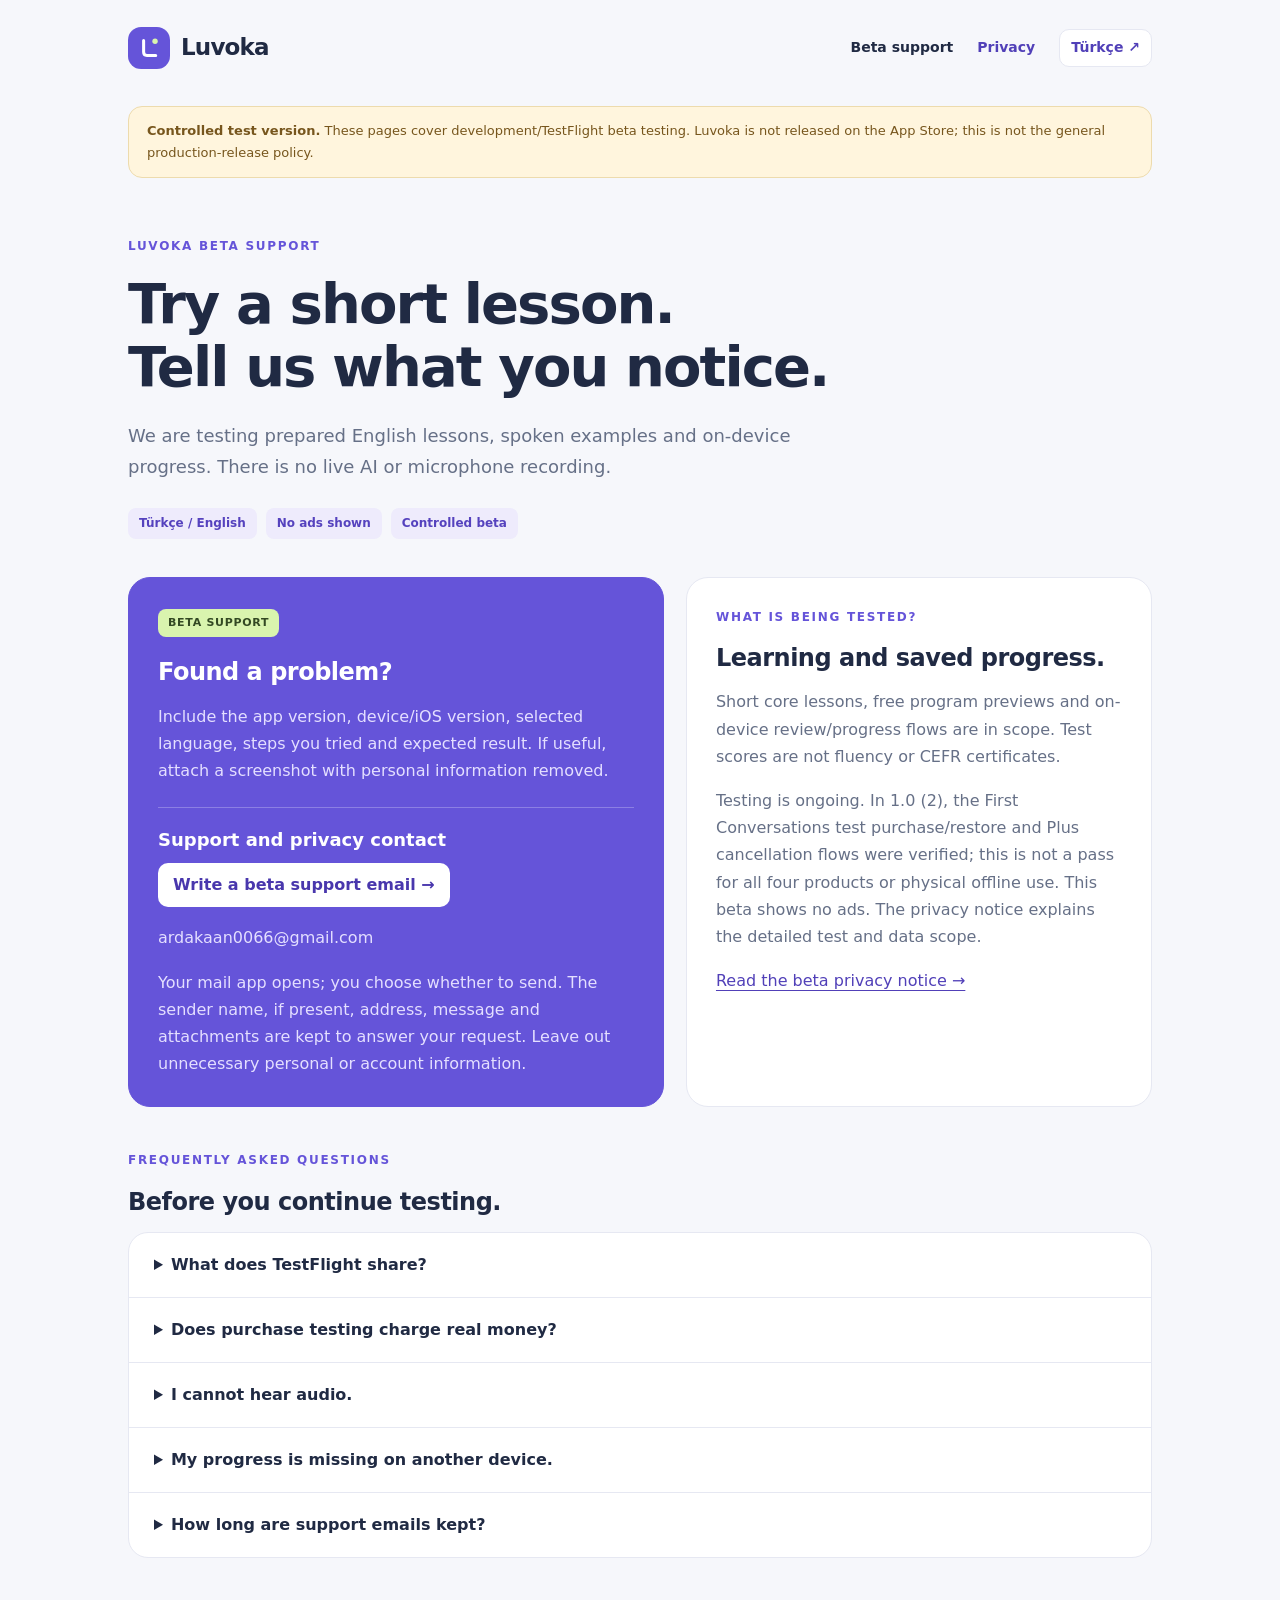
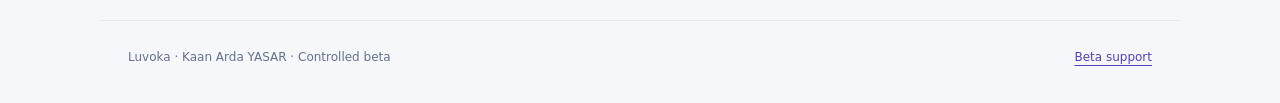
<file: luvoka/beta/en/index.html>
<!doctype html>
<html lang="en">
<head><meta charset="utf-8"><meta name="viewport" content="width=device-width,initial-scale=1"><meta name="robots" content="noindex,nofollow"><title>Luvoka — Beta support</title><meta name="description" content="Support and privacy information for controlled Luvoka development and TestFlight testing."><link rel="icon" href="../luvoka-mark.svg" type="image/svg+xml"><link rel="stylesheet" href="../styles.css"></head>
<body>
<a class="skip" href="#main">Skip to content</a>
<header><a class="brand" href="index.html"><img src="../luvoka-mark.svg" alt="">Luvoka</a><nav aria-label="Beta navigation"><a href="index.html" aria-current="page">Beta support</a><a href="privacy.html">Privacy</a><a class="language" href="../index.html" lang="tr">Türkçe ↗</a></nav></header>
<main id="main">
<div class="draft"><strong>Controlled test version.</strong> These pages cover development/TestFlight beta testing. Luvoka is not released on the App Store; this is not the general production-release policy.</div>
<section class="hero"><p class="eyebrow">Luvoka beta support</p><h1>Try a short lesson.<br>Tell us what you notice.</h1><p class="lead">We are testing prepared English lessons, spoken examples and on-device progress. There is no live AI or microphone recording.</p><div class="chips"><span class="chip">Türkçe / English</span><span class="chip">No ads shown</span><span class="chip">Controlled beta</span></div></section>
<div class="grid">
<section class="card purple"><span class="badge">BETA SUPPORT</span><h2>Found a problem?</h2><p>Include the app version, device/iOS version, selected language, steps you tried and expected result. If useful, attach a screenshot with personal information removed.</p><div class="contact-note"><h3>Support and privacy contact</h3><p><a class="contact-link" href="mailto:ardakaan0066%40gmail.com?subject=Luvoka%20beta%20support">Write a beta support email →</a></p><p class="contact-address">ardakaan0066@gmail.com</p><p>Your mail app opens; you choose whether to send. The sender name, if present, address, message and attachments are kept to answer your request. Leave out unnecessary personal or account information.</p></div></section>
<section class="card"><p class="eyebrow">What is being tested?</p><h2>Learning and saved progress.</h2><p class="muted">Short core lessons, free program previews and on-device review/progress flows are in scope. Test scores are not fluency or CEFR certificates.</p><p class="muted">Testing is ongoing. In 1.0 (2), the First Conversations test purchase/restore and Plus cancellation flows were verified; this is not a pass for all four products or physical offline use. This beta shows no ads. The privacy notice explains the detailed test and data scope.</p><a href="privacy.html">Read the beta privacy notice →</a></section>
</div>
<section class="section"><p class="eyebrow">Frequently asked questions</p><h2>Before you continue testing.</h2><div class="faq">
<details><summary>What does TestFlight share?</summary><p>TestFlight has its own data-sharing rules. See the beta privacy notice for details.</p></details>
<details><summary>Does purchase testing charge real money?</summary><p>Verified TestFlight/Apple sandbox tests do not incur real charges. Testing is ongoing; one pack's result does not mean every product has passed. Report an unexpected payment screen to support. Test access is not a promise of real, permanent ownership in a future App Store release; see the privacy notice for scope.</p></details>
<details><summary>I cannot hear audio.</summary><p>Check the available English voice, volume and silent mode on your device. You can continue with written examples; tell us your device/iOS version.</p></details>
<details><summary>My progress is missing on another device.</summary><p>Learning records stay on this device; there is no app account or cloud sync. Resetting local data clears learning records, not Apple/RevenueCat records or operating-system backups.</p></details>
<details><summary>How long are support emails kept?</summary><p>Messages and attachments for resolved Luvoka requests become eligible for deletion 90 days after closure and are deleted at the monthly review. Open requests and necessary minimal legal/request records are handled separately. See the privacy notice for details.</p></details>
</div></section>
</main>
<footer><span>Luvoka · Kaan Arda YASAR · Controlled beta</span><a href="mailto:ardakaan0066%40gmail.com?subject=Luvoka%20beta%20support">Beta support</a></footer>
</body></html>
</file>
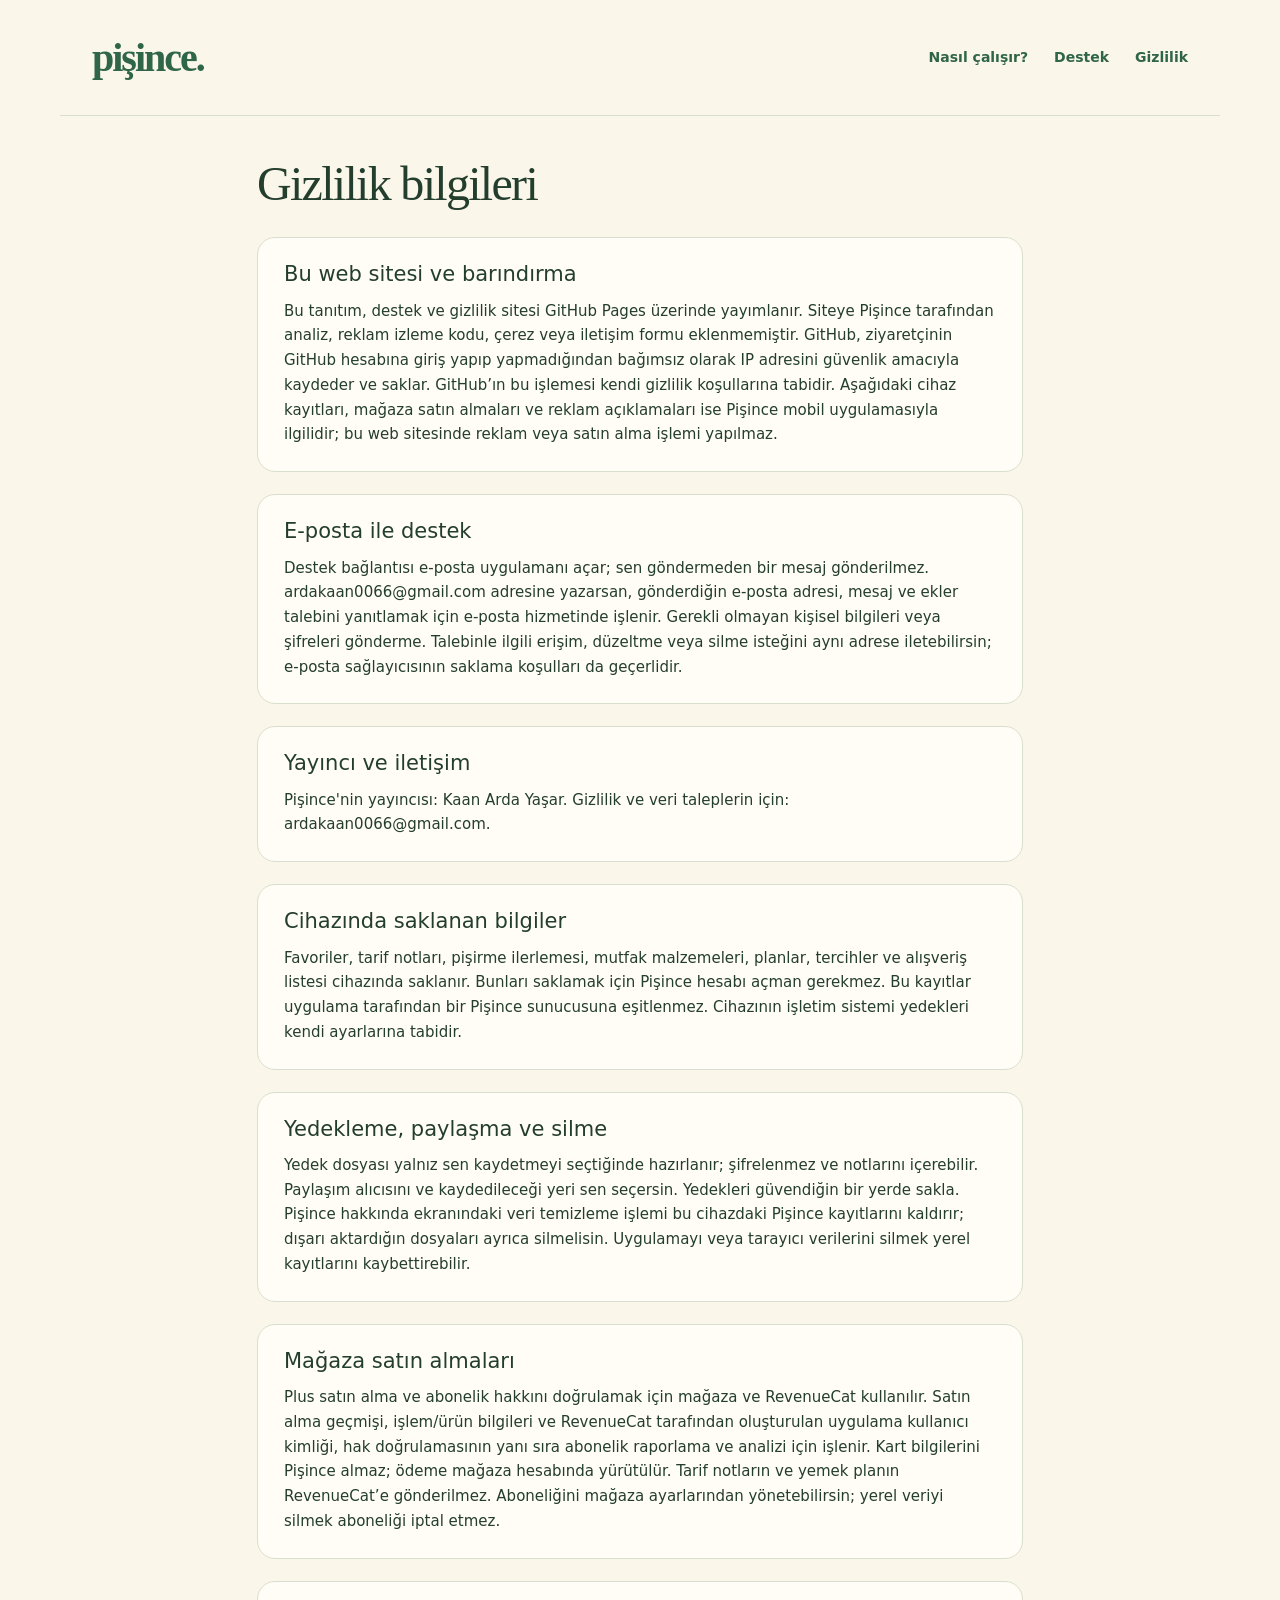
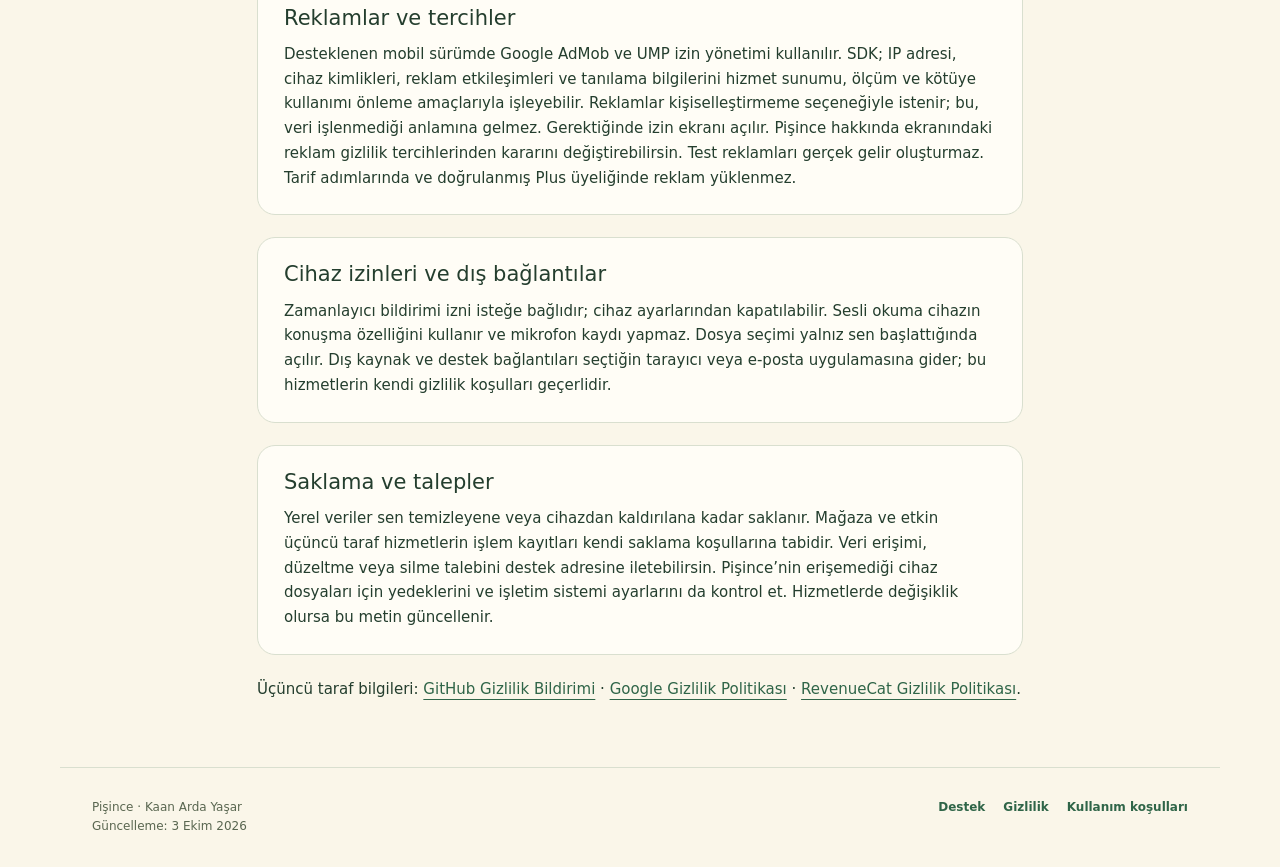
<file: privacy.html>
<!doctype html><html lang="tr"><head><meta charset="utf-8"><meta name="viewport" content="width=device-width, initial-scale=1"><meta name="description" content="Pişince ile evdeki malzemelerine göre tarif bul, adım adım pişir; haftalık menünü ve alışveriş listeni düzenle."><meta name="theme-color" content="#2f6548"><link rel="icon" type="image/png" href="./assets/favicon.png"><meta property="og:type" content="website"><meta property="og:locale" content="tr_TR"><meta property="og:site_name" content="Pişince"><meta property="og:title" content="Gizlilik bilgileri · Pişince"><meta property="og:description" content="Pişince ile evdeki malzemelerine göre tarif bul, adım adım pişir; haftalık menünü ve alışveriş listeni düzenle."><meta name="twitter:card" content="summary_large_image"><link rel="canonical" href="https://678qj9kv4x-bot.github.io/privacy.html"><meta property="og:url" content="https://678qj9kv4x-bot.github.io/privacy.html"><meta property="og:image" content="https://678qj9kv4x-bot.github.io/assets/pisince-og-1200x630.png"><meta property="og:image:width" content="1200"><meta property="og:image:height" content="630"><meta property="og:image:alt" content="Pişince — Evdekilerle karar ver. Adım adım pişir."><title>Gizlilik bilgileri · Pişince</title><style>
:root{color-scheme:light;--ink:#243e2e;--green:#2f6548;--cream:#faf6e9;--muted:#596650;--line:#d9dfcf;--pale:#e7ecd9;font:17px/1.65 system-ui,-apple-system,BlinkMacSystemFont,"Segoe UI",sans-serif;color:var(--ink);background:var(--cream)}
*{box-sizing:border-box}html{scroll-behavior:smooth;scroll-padding-top:28px}body{margin:0}a{color:var(--green);text-underline-offset:5px}header,main,footer{max-width:1160px;margin:auto;padding-inline:32px}header{display:flex;gap:28px;align-items:center;justify-content:space-between;min-height:116px;border-bottom:1px solid var(--line)}nav{display:flex;gap:26px;flex-wrap:wrap;font-size:14px}nav a{text-decoration:none;font-weight:600}.brand{font:700 40px Georgia,serif;text-decoration:none;letter-spacing:-2px}h1,h2,h3,p{margin:0}h1{font:76px/1.07 Georgia,serif;letter-spacing:-3px}h1 em{color:var(--green);font-weight:400}h2{font:42px/1.16 Georgia,serif;letter-spacing:-1px}h3{font-size:20px;line-height:1.35}p+p{margin-top:14px}.eyebrow{font-size:11px;letter-spacing:2.2px;font-weight:750;text-transform:uppercase;margin-bottom:20px}.muted,.small{color:var(--muted)}.small{font-size:13px}.hero{display:grid;grid-template-columns:1.08fr 1fr;gap:50px;align-items:center;padding:64px 0 70px}.intro{font-size:18px;max-width:430px;margin-top:28px}.actions{display:flex;align-items:center;gap:22px;flex-wrap:wrap;margin:32px 0 17px}.button{display:inline-flex;gap:30px;align-items:center;justify-content:center;padding:15px 24px;border:1px solid var(--green);border-radius:13px;background:var(--green);color:white;text-decoration:none;font-size:15px;font-weight:650}.button.secondary{background:transparent;color:var(--green)}.soon{cursor:default}.text-link{font-size:14px;font-weight:650}.hero-art{position:relative;min-width:0}.art-wrap{aspect-ratio:1;border-radius:50% 50% 42% 42%;background:var(--pale);position:relative;display:grid;place-items:center;margin:12px 0 20px}.art-wrap svg{width:80%;height:auto}.art-dot{position:absolute;right:12px;top:30px;width:42px;height:42px;background:#d88351;border-radius:50%}.art-note{position:absolute;padding:10px 17px;border:1px solid var(--line);box-shadow:0 9px 24px #243e2e0b;background:#fffdf6;border-radius:11px;font-size:13px;font-weight:650}.art-note.a{left:-15px;top:16%}.art-note.b{right:-8px;bottom:16%}.art-caption{text-align:center;font-size:12px;color:var(--muted)}.utility{display:flex;justify-content:space-between;gap:16px;flex-wrap:wrap;border-top:1px solid var(--line);border-bottom:1px solid var(--line);padding:20px 0;font-size:13px;font-weight:650}.utility span{display:flex;align-items:center;gap:8px}.utility b{font-size:18px;color:var(--green)}.feature-section{padding:74px 0 66px}.section-head{display:flex;align-items:end;justify-content:space-between;gap:30px;margin-bottom:32px}.section-head p{max-width:345px;color:var(--muted);font-size:15px}.steps{display:grid;grid-template-columns:repeat(3,1fr);gap:18px}.step{padding:28px;border:1px solid var(--line);border-radius:20px;background:#fffdf6}.step-number{display:block;font:italic 30px Georgia,serif;color:#829170;margin-bottom:36px}.step p{font-size:15px;color:var(--muted);margin-top:13px}.week{display:grid;grid-template-columns:1fr 1fr;gap:60px;align-items:center;padding:38px 42px;background:var(--green);color:var(--cream);border-radius:28px;margin-bottom:72px}.week .eyebrow,.week p{color:#e0e8d7}.week p{margin-top:20px;font-size:15px}.week-board{background:#faf6e9;border-radius:20px;color:var(--ink);padding:25px 26px}.week-board .label{font-size:11px;letter-spacing:1.8px;font-weight:750;margin-bottom:12px;color:var(--muted)}.week-row{display:flex;justify-content:space-between;align-items:center;padding:14px 0;border-bottom:1px solid var(--line);font-size:14px}.week-row:last-of-type{border:0}.day{font-size:12px;color:var(--muted);min-width:45px}.check{font-size:16px;color:var(--green);padding-left:8px}.board-note{font-size:11px;color:var(--muted);margin-top:13px}.faq{max-width:840px;margin:0 auto 70px}.faq h2{margin-bottom:28px}.faq details{border-bottom:1px solid var(--line);padding:20px 0}.faq summary{font-size:17px;font-weight:650;cursor:pointer}.faq details p{color:var(--muted);margin-top:15px;font-size:15px}.support{border-top:1px solid var(--line);padding:54px 0 60px;display:grid;grid-template-columns:1fr 1fr;gap:60px}.support h2{font-size:34px}.support p{font-size:15px;margin-top:18px}.support .button{margin-top:24px}footer{display:flex;justify-content:space-between;align-items:start;gap:24px;padding-block:30px;border-top:1px solid var(--line);font-size:12px;color:var(--muted)}footer nav{font-size:12px;gap:18px}.notice{padding:14px 18px;background:#f4e8cf;border:1px solid #e7d3ac;border-radius:12px;color:#704f24;font-size:12px;line-height:1.5;margin-top:20px}.legal{max-width:830px;padding-block:42px 65px}.legal h1{font-size:48px;letter-spacing:-1.7px;margin-bottom:28px}.legal section{margin:22px 0;padding:24px 26px;background:#fffdf6;border:1px solid var(--line);border-radius:18px}.legal h2{font-family:inherit;font-size:21px;letter-spacing:0;margin-bottom:12px}.legal p{font-size:15px}.skip{position:absolute;left:-10000px}.skip:focus{left:24px;top:12px;z-index:4;background:white;padding:12px}a:focus-visible,summary:focus-visible{outline:3px solid #b75e33;outline-offset:5px}@media(prefers-reduced-motion:reduce){html{scroll-behavior:auto}}@media(max-width:900px){h1{font-size:61px}.hero{gap:30px}.week{gap:30px;padding:30px}.section-head{align-items:start}.step{padding:22px}}@media(max-width:680px){header,main,footer{padding-inline:23px}header{min-height:94px;gap:18px}.brand{font-size:34px}header nav{gap:13px;font-size:12px}header nav .desktop{display:none}.hero{grid-template-columns:1fr;gap:34px;padding:38px 0}.eyebrow{font-size:10px;margin-bottom:16px}h1{font-size:58px;letter-spacing:-2px}.intro{font-size:16px;margin-top:23px;max-width:370px}.actions{margin-top:25px;gap:20px}.hero-art{max-width:400px;width:100%;margin:auto}.art-wrap{margin-inline:12px}.art-note.a{left:0}.art-note.b{right:0}.art-dot{right:22px}.utility{justify-content:flex-start;gap:13px 22px;font-size:12px}.section-head{display:block;margin-bottom:25px}.section-head p{margin-top:18px;max-width:none}h2{font-size:35px}.feature-section{padding:48px 0}.steps{grid-template-columns:1fr}.step{padding:25px}.step-number{margin-bottom:18px}.week{grid-template-columns:1fr;margin-bottom:50px;padding:28px 23px;gap:28px;border-radius:23px}.week-board{padding:18px 20px}.faq{margin-bottom:46px}.support{grid-template-columns:1fr;gap:32px;padding-block:36px}.support h2{font-size:30px}footer{display:block}footer nav{margin-top:18px}.legal{padding-top:26px}.legal h1{font-size:38px}.legal section{padding:21px}.notice{font-size:11px}}
</style></head><body><a class="skip" href="#main">İçeriğe geç</a><header><a class="brand" href="./index.html" aria-label="Pişince ana sayfa">pişince.</a><nav aria-label="Sayfalar"><a class="desktop" href="./index.html#nasil">Nasıl çalışır?</a><a href="./index.html#destek">Destek</a><a href="./privacy.html">Gizlilik</a></nav></header><main id="main" class="legal"><h1>Gizlilik bilgileri</h1><section><h2>Bu web sitesi ve barındırma</h2><p>Bu tanıtım, destek ve gizlilik sitesi GitHub Pages üzerinde yayımlanır. Siteye Pişince tarafından analiz, reklam izleme kodu, çerez veya iletişim formu eklenmemiştir. GitHub, ziyaretçinin GitHub hesabına giriş yapıp yapmadığından bağımsız olarak IP adresini güvenlik amacıyla kaydeder ve saklar. GitHub’ın bu işlemesi kendi gizlilik koşullarına tabidir. Aşağıdaki cihaz kayıtları, mağaza satın almaları ve reklam açıklamaları ise Pişince mobil uygulamasıyla ilgilidir; bu web sitesinde reklam veya satın alma işlemi yapılmaz.</p></section><section><h2>E-posta ile destek</h2><p>Destek bağlantısı e-posta uygulamanı açar; sen göndermeden bir mesaj gönderilmez. ardakaan0066@gmail.com adresine yazarsan, gönderdiğin e-posta adresi, mesaj ve ekler talebini yanıtlamak için e-posta hizmetinde işlenir. Gerekli olmayan kişisel bilgileri veya şifreleri gönderme. Talebinle ilgili erişim, düzeltme veya silme isteğini aynı adrese iletebilirsin; e-posta sağlayıcısının saklama koşulları da geçerlidir.</p></section><section><h2>Yayıncı ve iletişim</h2><p>Pişince&#39;nin yayıncısı: Kaan Arda Yaşar. Gizlilik ve veri taleplerin için: ardakaan0066@gmail.com.</p></section><section><h2>Cihazında saklanan bilgiler</h2><p>Favoriler, tarif notları, pişirme ilerlemesi, mutfak malzemeleri, planlar, tercihler ve alışveriş listesi cihazında saklanır. Bunları saklamak için Pişince hesabı açman gerekmez. Bu kayıtlar uygulama tarafından bir Pişince sunucusuna eşitlenmez. Cihazının işletim sistemi yedekleri kendi ayarlarına tabidir.</p></section><section><h2>Yedekleme, paylaşma ve silme</h2><p>Yedek dosyası yalnız sen kaydetmeyi seçtiğinde hazırlanır; şifrelenmez ve notlarını içerebilir. Paylaşım alıcısını ve kaydedileceği yeri sen seçersin. Yedekleri güvendiğin bir yerde sakla. Pişince hakkında ekranındaki veri temizleme işlemi bu cihazdaki Pişince kayıtlarını kaldırır; dışarı aktardığın dosyaları ayrıca silmelisin. Uygulamayı veya tarayıcı verilerini silmek yerel kayıtlarını kaybettirebilir.</p></section><section><h2>Mağaza satın almaları</h2><p>Plus satın alma ve abonelik hakkını doğrulamak için mağaza ve RevenueCat kullanılır. Satın alma geçmişi, işlem/ürün bilgileri ve RevenueCat tarafından oluşturulan uygulama kullanıcı kimliği, hak doğrulamasının yanı sıra abonelik raporlama ve analizi için işlenir. Kart bilgilerini Pişince almaz; ödeme mağaza hesabında yürütülür. Tarif notların ve yemek planın RevenueCat’e gönderilmez. Aboneliğini mağaza ayarlarından yönetebilirsin; yerel veriyi silmek aboneliği iptal etmez.</p></section><section><h2>Reklamlar ve tercihler</h2><p>Desteklenen mobil sürümde Google AdMob ve UMP izin yönetimi kullanılır. SDK; IP adresi, cihaz kimlikleri, reklam etkileşimleri ve tanılama bilgilerini hizmet sunumu, ölçüm ve kötüye kullanımı önleme amaçlarıyla işleyebilir. Reklamlar kişiselleştirmeme seçeneğiyle istenir; bu, veri işlenmediği anlamına gelmez. Gerektiğinde izin ekranı açılır. Pişince hakkında ekranındaki reklam gizlilik tercihlerinden kararını değiştirebilirsin. Test reklamları gerçek gelir oluşturmaz. Tarif adımlarında ve doğrulanmış Plus üyeliğinde reklam yüklenmez.</p></section><section><h2>Cihaz izinleri ve dış bağlantılar</h2><p>Zamanlayıcı bildirimi izni isteğe bağlıdır; cihaz ayarlarından kapatılabilir. Sesli okuma cihazın konuşma özelliğini kullanır ve mikrofon kaydı yapmaz. Dosya seçimi yalnız sen başlattığında açılır. Dış kaynak ve destek bağlantıları seçtiğin tarayıcı veya e-posta uygulamasına gider; bu hizmetlerin kendi gizlilik koşulları geçerlidir.</p></section><section><h2>Saklama ve talepler</h2><p>Yerel veriler sen temizleyene veya cihazdan kaldırılana kadar saklanır. Mağaza ve etkin üçüncü taraf hizmetlerin işlem kayıtları kendi saklama koşullarına tabidir. Veri erişimi, düzeltme veya silme talebini destek adresine iletebilirsin. Pişince’nin erişemediği cihaz dosyaları için yedeklerini ve işletim sistemi ayarlarını da kontrol et. Hizmetlerde değişiklik olursa bu metin güncellenir.</p></section><p>Üçüncü taraf bilgileri: <a href="https://docs.github.com/en/site-policy/privacy-policies/github-general-privacy-statement">GitHub Gizlilik Bildirimi</a> · <a href="https://policies.google.com/privacy">Google Gizlilik Politikası</a> · <a href="https://www.revenuecat.com/privacy/">RevenueCat Gizlilik Politikası</a>.</p></main><footer><div>Pişince · Kaan Arda Yaşar<br>Güncelleme: 3 Ekim 2026</div><nav aria-label="Yasal bilgiler"><a href="./index.html#destek">Destek</a><a href="./privacy.html">Gizlilik</a><a href="./terms.html">Kullanım koşulları</a></nav></footer></body></html>
</file>
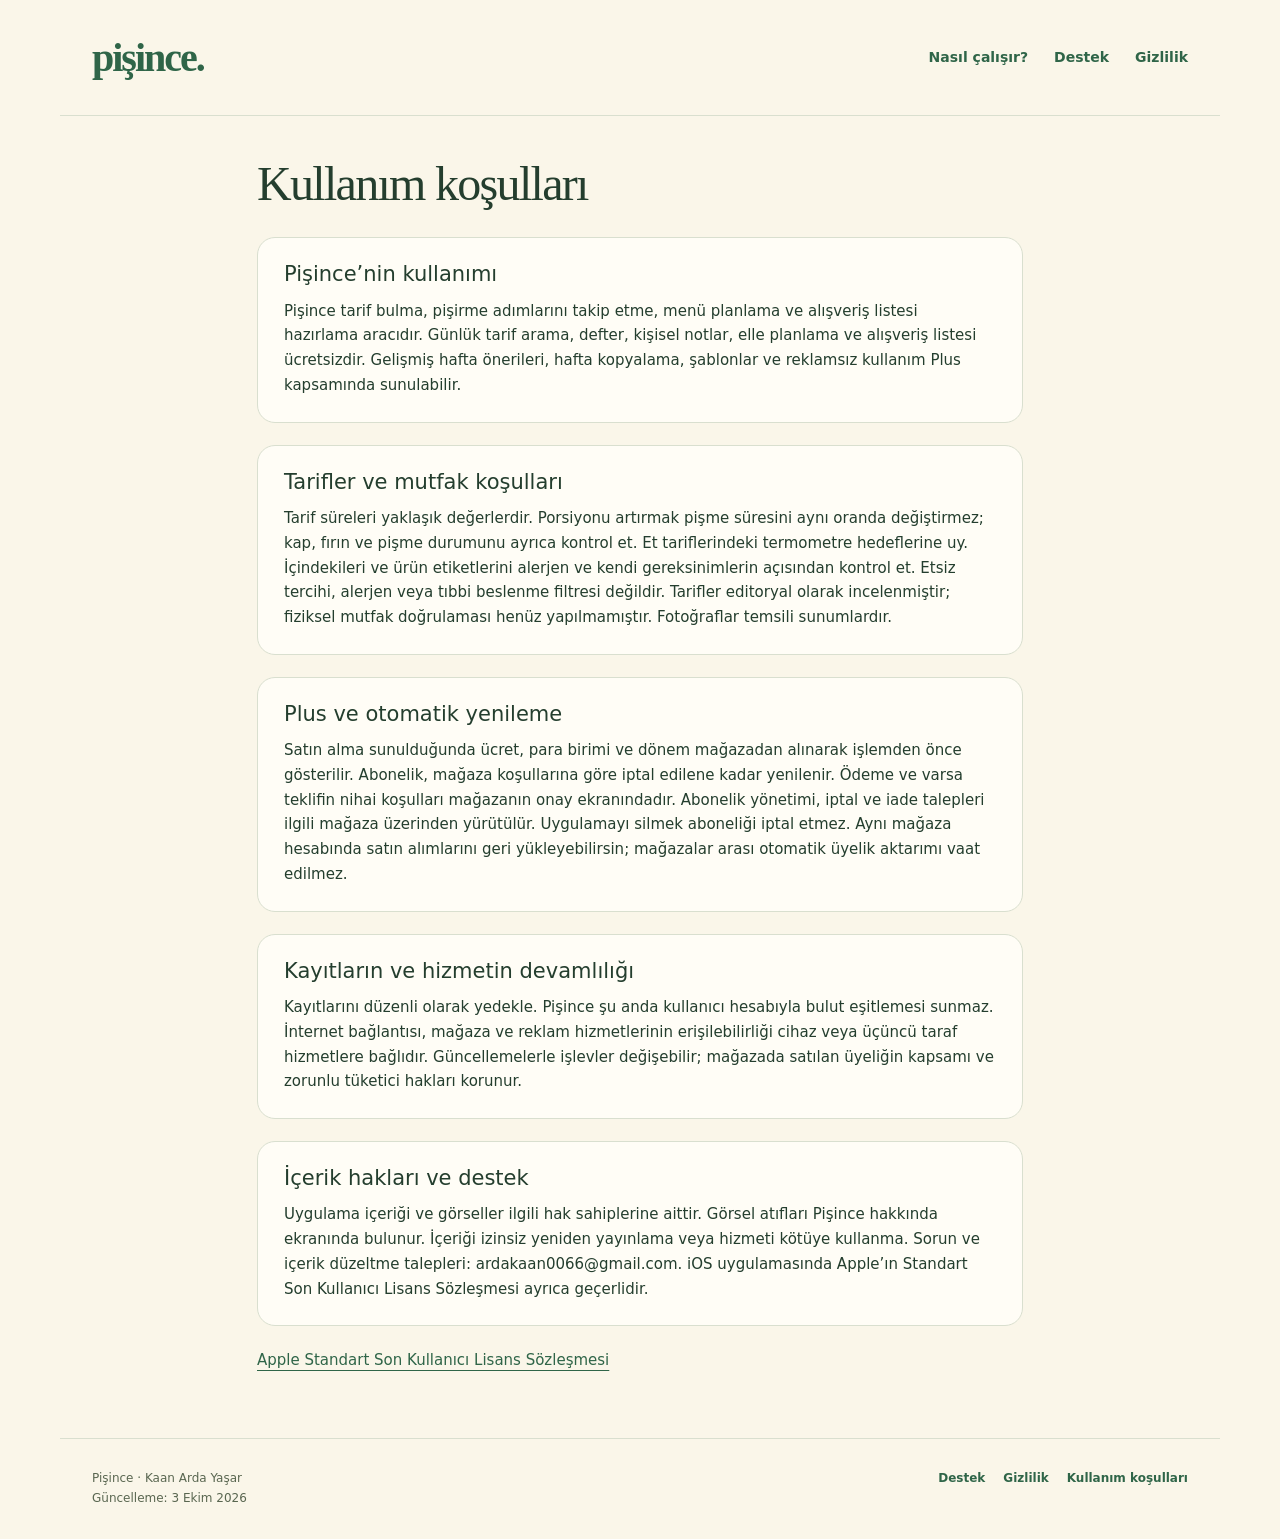
<file: terms.html>
<!doctype html><html lang="tr"><head><meta charset="utf-8"><meta name="viewport" content="width=device-width, initial-scale=1"><meta name="description" content="Pişince ile evdeki malzemelerine göre tarif bul, adım adım pişir; haftalık menünü ve alışveriş listeni düzenle."><meta name="theme-color" content="#2f6548"><link rel="icon" type="image/png" href="./assets/favicon.png"><meta property="og:type" content="website"><meta property="og:locale" content="tr_TR"><meta property="og:site_name" content="Pişince"><meta property="og:title" content="Kullanım koşulları · Pişince"><meta property="og:description" content="Pişince ile evdeki malzemelerine göre tarif bul, adım adım pişir; haftalık menünü ve alışveriş listeni düzenle."><meta name="twitter:card" content="summary_large_image"><link rel="canonical" href="https://678qj9kv4x-bot.github.io/terms.html"><meta property="og:url" content="https://678qj9kv4x-bot.github.io/terms.html"><meta property="og:image" content="https://678qj9kv4x-bot.github.io/assets/pisince-og-1200x630.png"><meta property="og:image:width" content="1200"><meta property="og:image:height" content="630"><meta property="og:image:alt" content="Pişince — Evdekilerle karar ver. Adım adım pişir."><title>Kullanım koşulları · Pişince</title><style>
:root{color-scheme:light;--ink:#243e2e;--green:#2f6548;--cream:#faf6e9;--muted:#596650;--line:#d9dfcf;--pale:#e7ecd9;font:17px/1.65 system-ui,-apple-system,BlinkMacSystemFont,"Segoe UI",sans-serif;color:var(--ink);background:var(--cream)}
*{box-sizing:border-box}html{scroll-behavior:smooth;scroll-padding-top:28px}body{margin:0}a{color:var(--green);text-underline-offset:5px}header,main,footer{max-width:1160px;margin:auto;padding-inline:32px}header{display:flex;gap:28px;align-items:center;justify-content:space-between;min-height:116px;border-bottom:1px solid var(--line)}nav{display:flex;gap:26px;flex-wrap:wrap;font-size:14px}nav a{text-decoration:none;font-weight:600}.brand{font:700 40px Georgia,serif;text-decoration:none;letter-spacing:-2px}h1,h2,h3,p{margin:0}h1{font:76px/1.07 Georgia,serif;letter-spacing:-3px}h1 em{color:var(--green);font-weight:400}h2{font:42px/1.16 Georgia,serif;letter-spacing:-1px}h3{font-size:20px;line-height:1.35}p+p{margin-top:14px}.eyebrow{font-size:11px;letter-spacing:2.2px;font-weight:750;text-transform:uppercase;margin-bottom:20px}.muted,.small{color:var(--muted)}.small{font-size:13px}.hero{display:grid;grid-template-columns:1.08fr 1fr;gap:50px;align-items:center;padding:64px 0 70px}.intro{font-size:18px;max-width:430px;margin-top:28px}.actions{display:flex;align-items:center;gap:22px;flex-wrap:wrap;margin:32px 0 17px}.button{display:inline-flex;gap:30px;align-items:center;justify-content:center;padding:15px 24px;border:1px solid var(--green);border-radius:13px;background:var(--green);color:white;text-decoration:none;font-size:15px;font-weight:650}.button.secondary{background:transparent;color:var(--green)}.soon{cursor:default}.text-link{font-size:14px;font-weight:650}.hero-art{position:relative;min-width:0}.art-wrap{aspect-ratio:1;border-radius:50% 50% 42% 42%;background:var(--pale);position:relative;display:grid;place-items:center;margin:12px 0 20px}.art-wrap svg{width:80%;height:auto}.art-dot{position:absolute;right:12px;top:30px;width:42px;height:42px;background:#d88351;border-radius:50%}.art-note{position:absolute;padding:10px 17px;border:1px solid var(--line);box-shadow:0 9px 24px #243e2e0b;background:#fffdf6;border-radius:11px;font-size:13px;font-weight:650}.art-note.a{left:-15px;top:16%}.art-note.b{right:-8px;bottom:16%}.art-caption{text-align:center;font-size:12px;color:var(--muted)}.utility{display:flex;justify-content:space-between;gap:16px;flex-wrap:wrap;border-top:1px solid var(--line);border-bottom:1px solid var(--line);padding:20px 0;font-size:13px;font-weight:650}.utility span{display:flex;align-items:center;gap:8px}.utility b{font-size:18px;color:var(--green)}.feature-section{padding:74px 0 66px}.section-head{display:flex;align-items:end;justify-content:space-between;gap:30px;margin-bottom:32px}.section-head p{max-width:345px;color:var(--muted);font-size:15px}.steps{display:grid;grid-template-columns:repeat(3,1fr);gap:18px}.step{padding:28px;border:1px solid var(--line);border-radius:20px;background:#fffdf6}.step-number{display:block;font:italic 30px Georgia,serif;color:#829170;margin-bottom:36px}.step p{font-size:15px;color:var(--muted);margin-top:13px}.week{display:grid;grid-template-columns:1fr 1fr;gap:60px;align-items:center;padding:38px 42px;background:var(--green);color:var(--cream);border-radius:28px;margin-bottom:72px}.week .eyebrow,.week p{color:#e0e8d7}.week p{margin-top:20px;font-size:15px}.week-board{background:#faf6e9;border-radius:20px;color:var(--ink);padding:25px 26px}.week-board .label{font-size:11px;letter-spacing:1.8px;font-weight:750;margin-bottom:12px;color:var(--muted)}.week-row{display:flex;justify-content:space-between;align-items:center;padding:14px 0;border-bottom:1px solid var(--line);font-size:14px}.week-row:last-of-type{border:0}.day{font-size:12px;color:var(--muted);min-width:45px}.check{font-size:16px;color:var(--green);padding-left:8px}.board-note{font-size:11px;color:var(--muted);margin-top:13px}.faq{max-width:840px;margin:0 auto 70px}.faq h2{margin-bottom:28px}.faq details{border-bottom:1px solid var(--line);padding:20px 0}.faq summary{font-size:17px;font-weight:650;cursor:pointer}.faq details p{color:var(--muted);margin-top:15px;font-size:15px}.support{border-top:1px solid var(--line);padding:54px 0 60px;display:grid;grid-template-columns:1fr 1fr;gap:60px}.support h2{font-size:34px}.support p{font-size:15px;margin-top:18px}.support .button{margin-top:24px}footer{display:flex;justify-content:space-between;align-items:start;gap:24px;padding-block:30px;border-top:1px solid var(--line);font-size:12px;color:var(--muted)}footer nav{font-size:12px;gap:18px}.notice{padding:14px 18px;background:#f4e8cf;border:1px solid #e7d3ac;border-radius:12px;color:#704f24;font-size:12px;line-height:1.5;margin-top:20px}.legal{max-width:830px;padding-block:42px 65px}.legal h1{font-size:48px;letter-spacing:-1.7px;margin-bottom:28px}.legal section{margin:22px 0;padding:24px 26px;background:#fffdf6;border:1px solid var(--line);border-radius:18px}.legal h2{font-family:inherit;font-size:21px;letter-spacing:0;margin-bottom:12px}.legal p{font-size:15px}.skip{position:absolute;left:-10000px}.skip:focus{left:24px;top:12px;z-index:4;background:white;padding:12px}a:focus-visible,summary:focus-visible{outline:3px solid #b75e33;outline-offset:5px}@media(prefers-reduced-motion:reduce){html{scroll-behavior:auto}}@media(max-width:900px){h1{font-size:61px}.hero{gap:30px}.week{gap:30px;padding:30px}.section-head{align-items:start}.step{padding:22px}}@media(max-width:680px){header,main,footer{padding-inline:23px}header{min-height:94px;gap:18px}.brand{font-size:34px}header nav{gap:13px;font-size:12px}header nav .desktop{display:none}.hero{grid-template-columns:1fr;gap:34px;padding:38px 0}.eyebrow{font-size:10px;margin-bottom:16px}h1{font-size:58px;letter-spacing:-2px}.intro{font-size:16px;margin-top:23px;max-width:370px}.actions{margin-top:25px;gap:20px}.hero-art{max-width:400px;width:100%;margin:auto}.art-wrap{margin-inline:12px}.art-note.a{left:0}.art-note.b{right:0}.art-dot{right:22px}.utility{justify-content:flex-start;gap:13px 22px;font-size:12px}.section-head{display:block;margin-bottom:25px}.section-head p{margin-top:18px;max-width:none}h2{font-size:35px}.feature-section{padding:48px 0}.steps{grid-template-columns:1fr}.step{padding:25px}.step-number{margin-bottom:18px}.week{grid-template-columns:1fr;margin-bottom:50px;padding:28px 23px;gap:28px;border-radius:23px}.week-board{padding:18px 20px}.faq{margin-bottom:46px}.support{grid-template-columns:1fr;gap:32px;padding-block:36px}.support h2{font-size:30px}footer{display:block}footer nav{margin-top:18px}.legal{padding-top:26px}.legal h1{font-size:38px}.legal section{padding:21px}.notice{font-size:11px}}
</style></head><body><a class="skip" href="#main">İçeriğe geç</a><header><a class="brand" href="./index.html" aria-label="Pişince ana sayfa">pişince.</a><nav aria-label="Sayfalar"><a class="desktop" href="./index.html#nasil">Nasıl çalışır?</a><a href="./index.html#destek">Destek</a><a href="./privacy.html">Gizlilik</a></nav></header><main id="main" class="legal"><h1>Kullanım koşulları</h1><section><h2>Pişince’nin kullanımı</h2><p>Pişince tarif bulma, pişirme adımlarını takip etme, menü planlama ve alışveriş listesi hazırlama aracıdır. Günlük tarif arama, defter, kişisel notlar, elle planlama ve alışveriş listesi ücretsizdir. Gelişmiş hafta önerileri, hafta kopyalama, şablonlar ve reklamsız kullanım Plus kapsamında sunulabilir.</p></section><section><h2>Tarifler ve mutfak koşulları</h2><p>Tarif süreleri yaklaşık değerlerdir. Porsiyonu artırmak pişme süresini aynı oranda değiştirmez; kap, fırın ve pişme durumunu ayrıca kontrol et. Et tariflerindeki termometre hedeflerine uy. İçindekileri ve ürün etiketlerini alerjen ve kendi gereksinimlerin açısından kontrol et. Etsiz tercihi, alerjen veya tıbbi beslenme filtresi değildir. Tarifler editoryal olarak incelenmiştir; fiziksel mutfak doğrulaması henüz yapılmamıştır. Fotoğraflar temsili sunumlardır.</p></section><section><h2>Plus ve otomatik yenileme</h2><p>Satın alma sunulduğunda ücret, para birimi ve dönem mağazadan alınarak işlemden önce gösterilir. Abonelik, mağaza koşullarına göre iptal edilene kadar yenilenir. Ödeme ve varsa teklifin nihai koşulları mağazanın onay ekranındadır. Abonelik yönetimi, iptal ve iade talepleri ilgili mağaza üzerinden yürütülür. Uygulamayı silmek aboneliği iptal etmez. Aynı mağaza hesabında satın alımlarını geri yükleyebilirsin; mağazalar arası otomatik üyelik aktarımı vaat edilmez.</p></section><section><h2>Kayıtların ve hizmetin devamlılığı</h2><p>Kayıtlarını düzenli olarak yedekle. Pişince şu anda kullanıcı hesabıyla bulut eşitlemesi sunmaz. İnternet bağlantısı, mağaza ve reklam hizmetlerinin erişilebilirliği cihaz veya üçüncü taraf hizmetlere bağlıdır. Güncellemelerle işlevler değişebilir; mağazada satılan üyeliğin kapsamı ve zorunlu tüketici hakları korunur.</p></section><section><h2>İçerik hakları ve destek</h2><p>Uygulama içeriği ve görseller ilgili hak sahiplerine aittir. Görsel atıfları Pişince hakkında ekranında bulunur. İçeriği izinsiz yeniden yayınlama veya hizmeti kötüye kullanma. Sorun ve içerik düzeltme talepleri: ardakaan0066@gmail.com. iOS uygulamasında Apple’ın Standart Son Kullanıcı Lisans Sözleşmesi ayrıca geçerlidir.</p></section><p><a href="https://www.apple.com/legal/internet-services/itunes/dev/stdeula/">Apple Standart Son Kullanıcı Lisans Sözleşmesi</a></p></main><footer><div>Pişince · Kaan Arda Yaşar<br>Güncelleme: 3 Ekim 2026</div><nav aria-label="Yasal bilgiler"><a href="./index.html#destek">Destek</a><a href="./privacy.html">Gizlilik</a><a href="./terms.html">Kullanım koşulları</a></nav></footer></body></html>
</file>
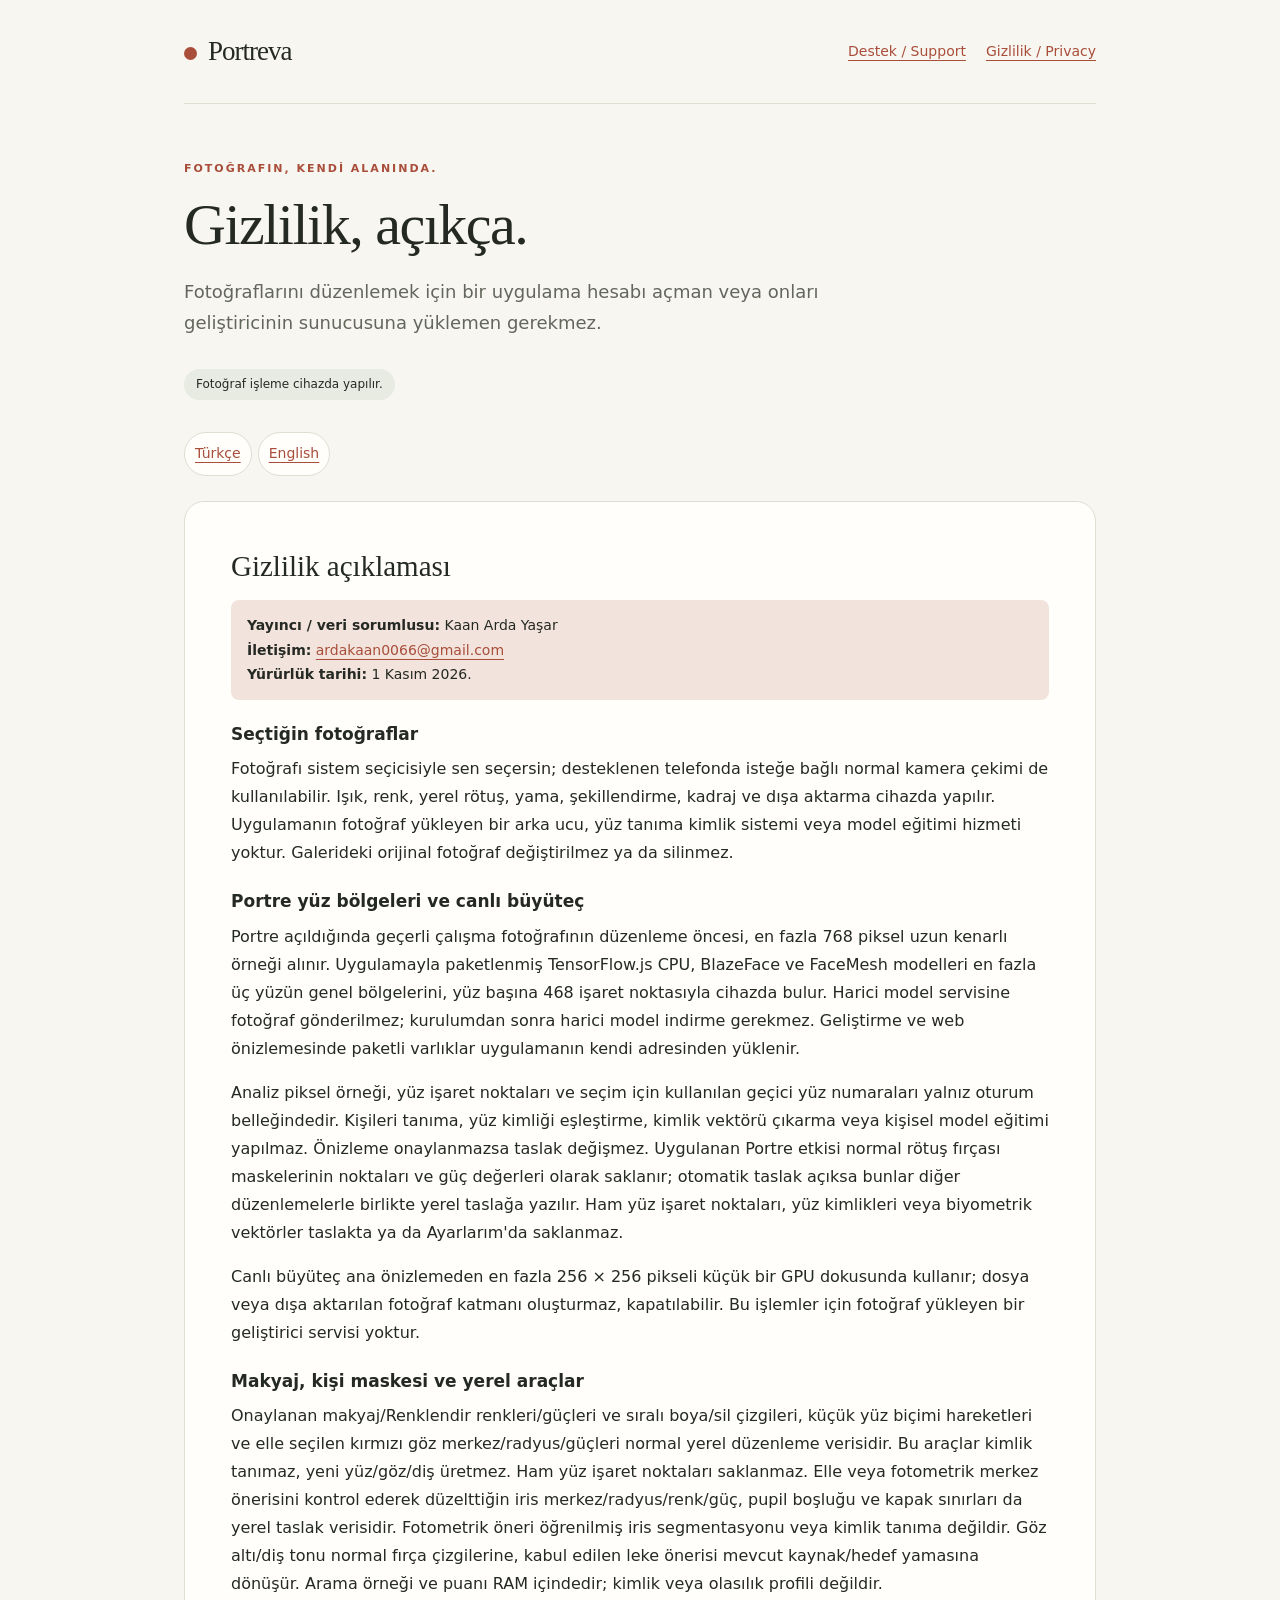
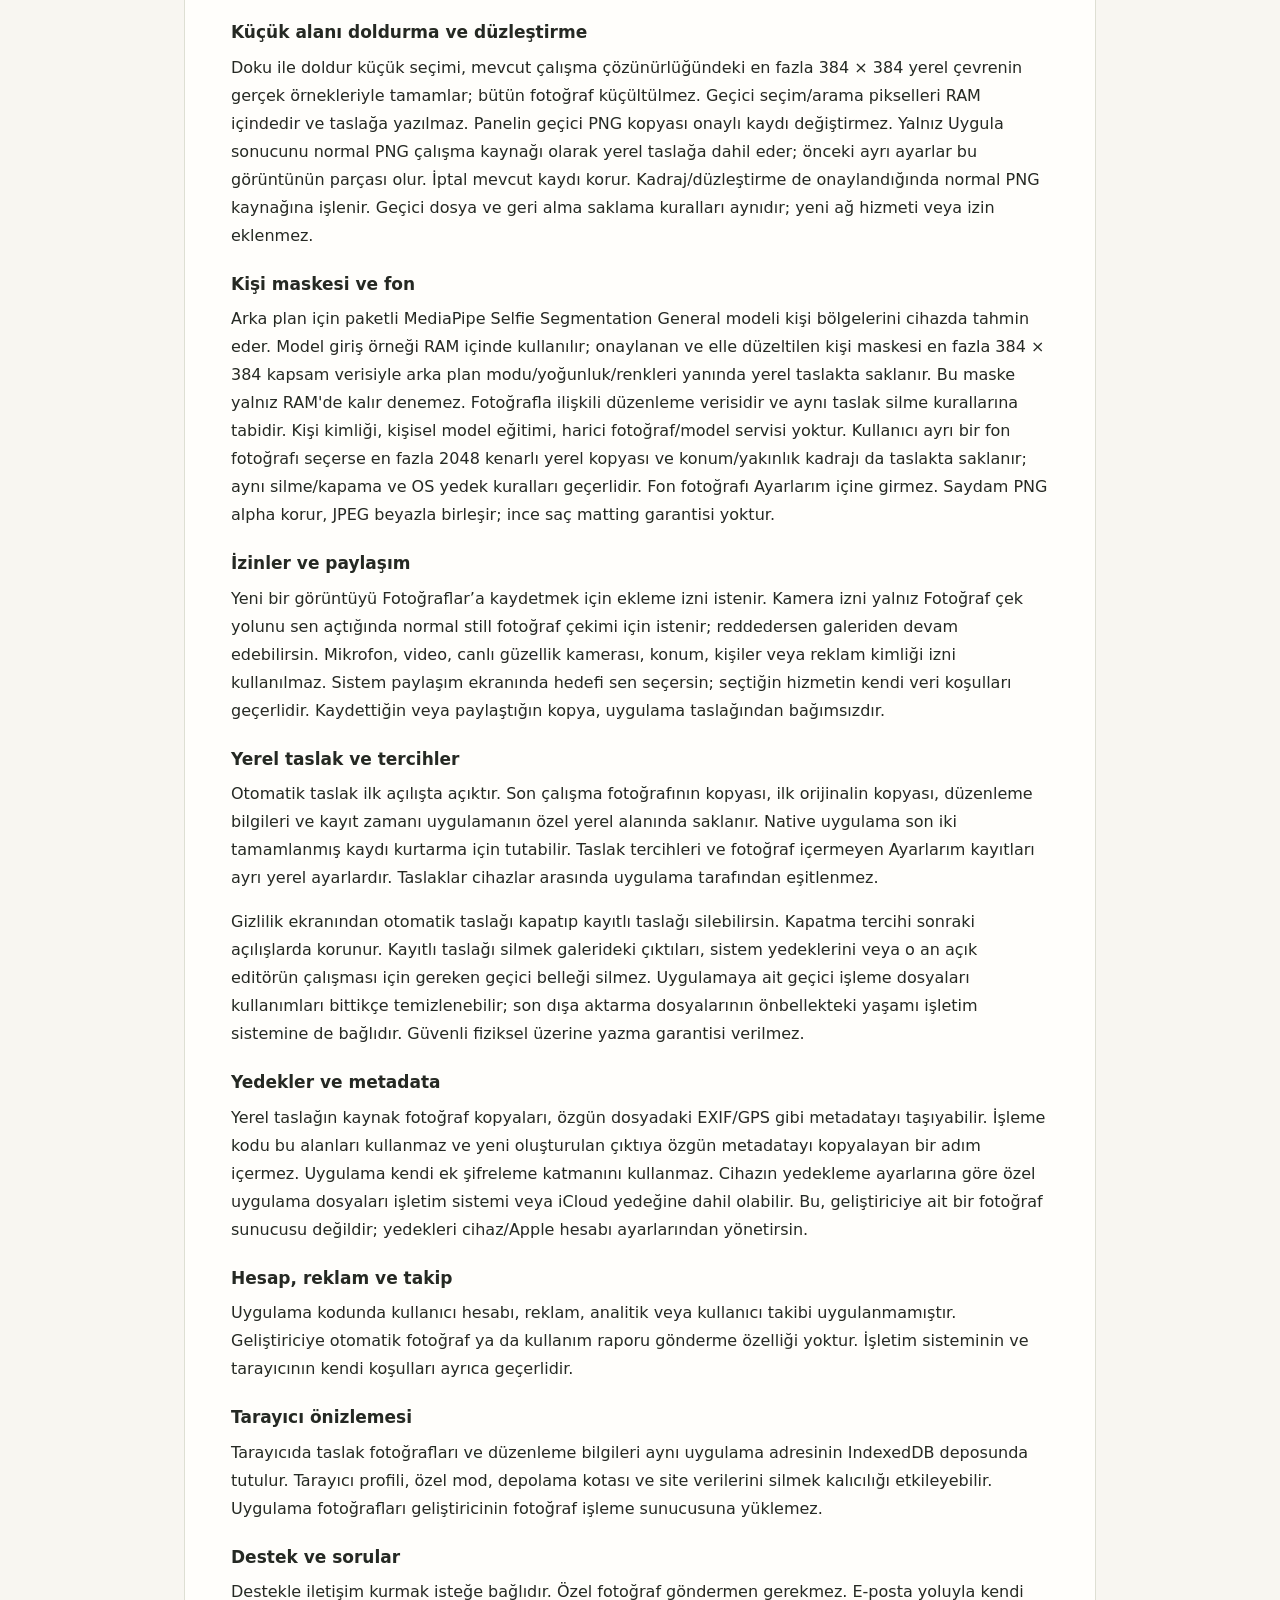
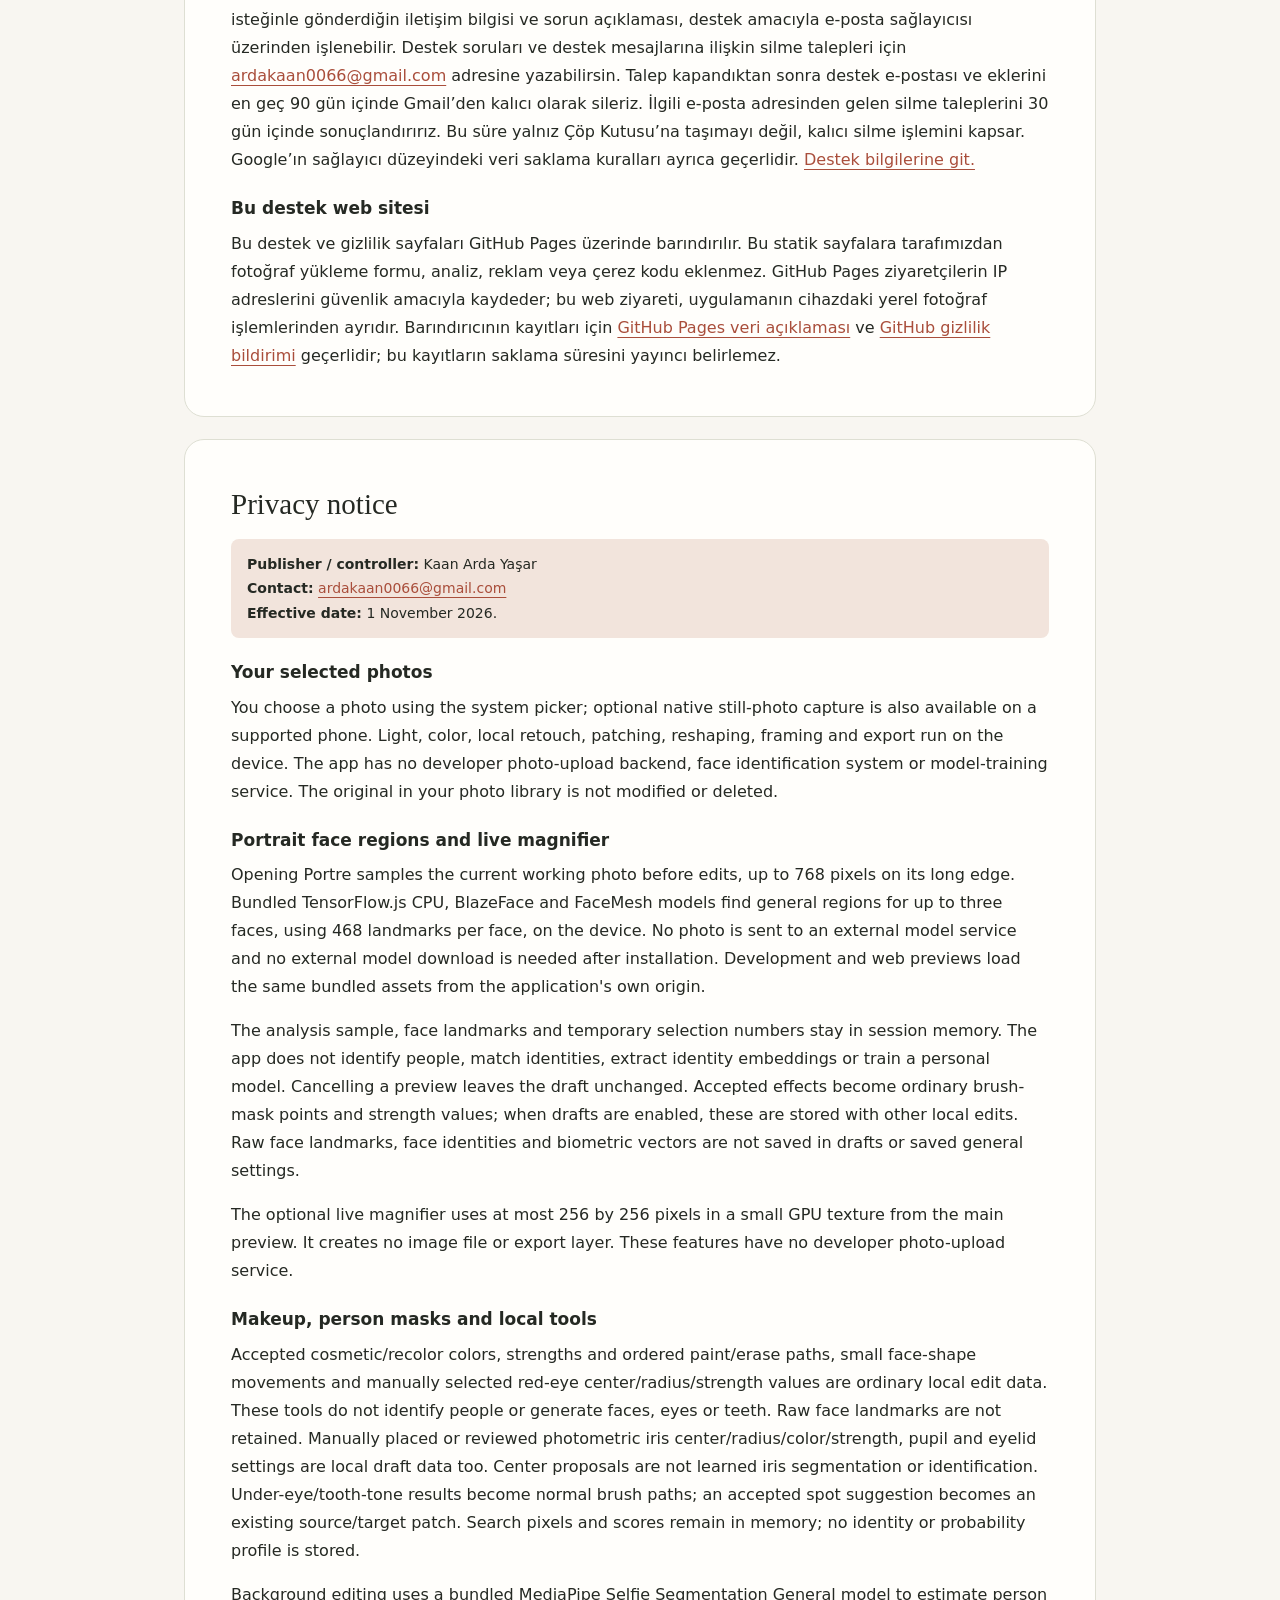
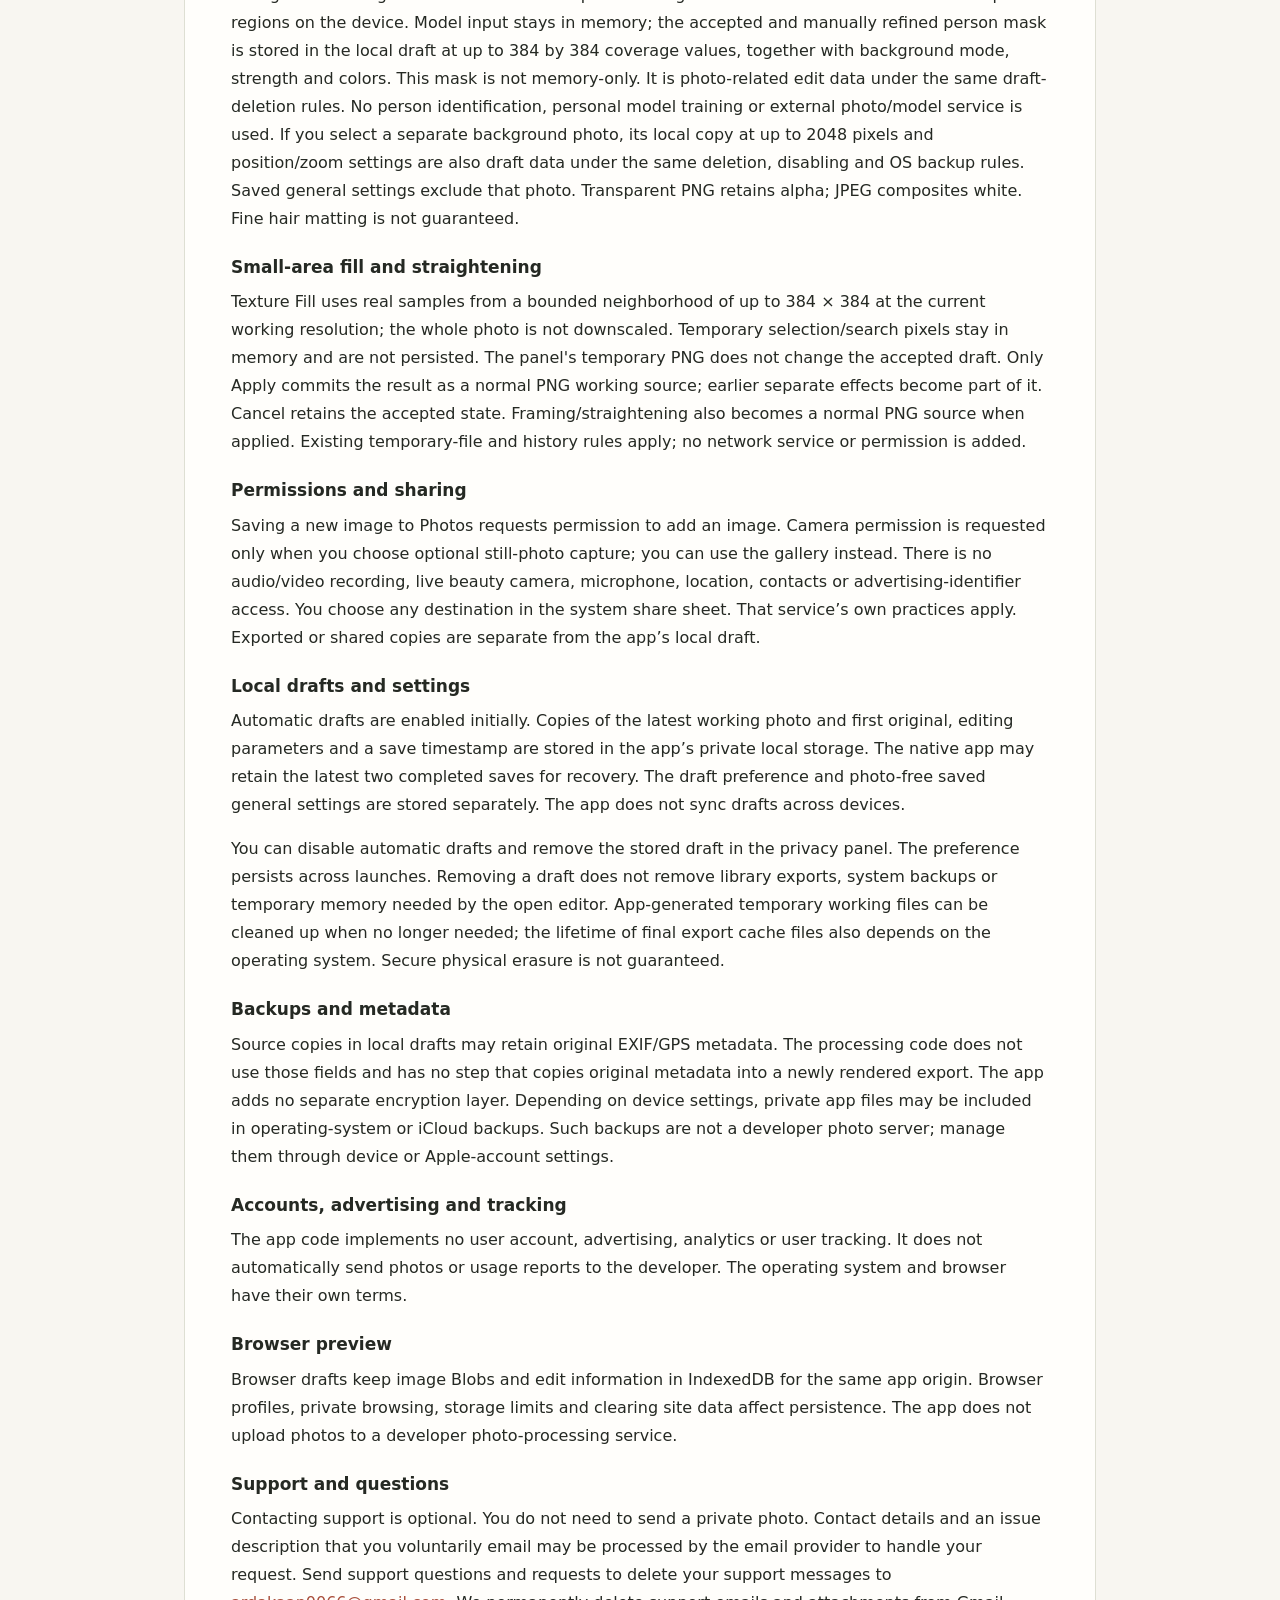
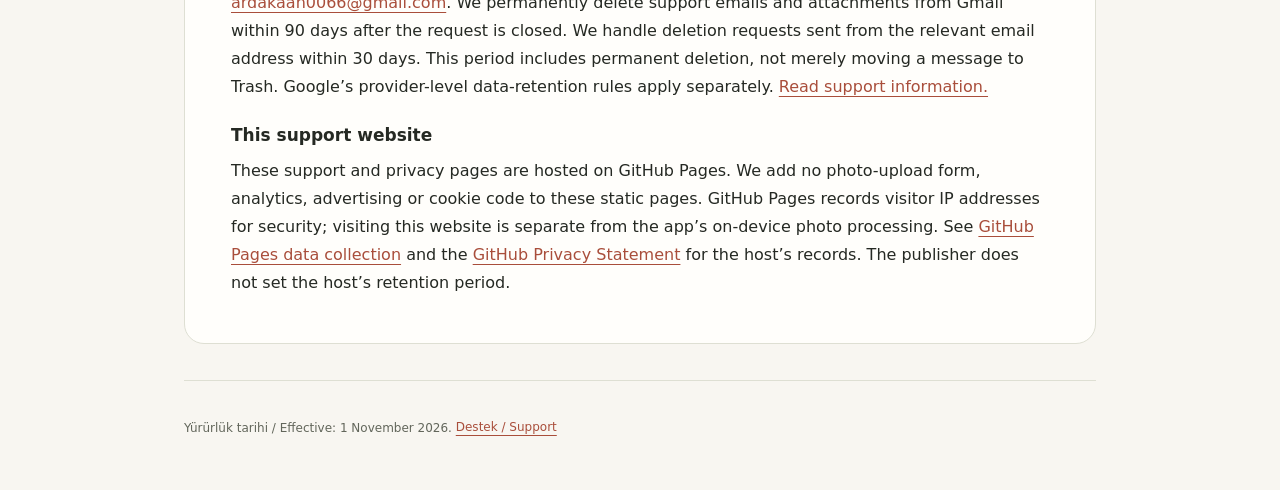
<file: portreva/privacy.html>
<!doctype html>
<html lang="tr">
<head>
  <meta charset="utf-8">
  <meta name="viewport" content="width=device-width, initial-scale=1">
  <meta name="description" content="Portreva için yerel fotoğraf işleme ve taslak gizliliği açıklaması.">
  <title>Gizlilik — Portreva</title>
  <link rel="stylesheet" href="styles.css">
</head>
<body>
<a class="skip" href="#main">İçeriğe geç</a>
<div class="wrap">
  <header class="masthead"><a class="brand" href="index.html">Portreva</a><nav class="nav" aria-label="Ana gezinme"><a href="index.html">Destek / Support</a><a href="privacy.html" aria-current="page">Gizlilik / Privacy</a></nav></header>
  <main id="main">
    <div class="hero"><div class="eyebrow">Fotoğrafın, kendi alanında.</div><h1>Gizlilik, açıkça.</h1><p class="lede">Fotoğraflarını düzenlemek için bir uygulama hesabı açman veya onları geliştiricinin sunucusuna yüklemen gerekmez.</p><span class="badge">Fotoğraf işleme cihazda yapılır.</span></div>
    <nav class="languages" aria-label="Sayfa dili"><a href="#turkce" lang="tr">Türkçe</a><a href="#english" lang="en">English</a></nav>
    <section id="turkce" lang="tr" class="document" aria-labelledby="tr-title">
      <h2 id="tr-title">Gizlilik açıklaması</h2>
      <address class="required"><strong>Yayıncı / veri sorumlusu:</strong> Kaan Arda Yaşar<br><strong>İletişim:</strong> <a href="mailto:ardakaan0066@gmail.com">ardakaan0066@gmail.com</a><br><strong>Yürürlük tarihi:</strong> 1 Kasım 2026.</address>
      <h3>Seçtiğin fotoğraflar</h3>
      <p>Fotoğrafı sistem seçicisiyle sen seçersin; desteklenen telefonda isteğe bağlı normal kamera çekimi de kullanılabilir. Işık, renk, yerel rötuş, yama, şekillendirme, kadraj ve dışa aktarma cihazda yapılır. Uygulamanın fotoğraf yükleyen bir arka ucu, yüz tanıma kimlik sistemi veya model eğitimi hizmeti yoktur. Galerideki orijinal fotoğraf değiştirilmez ya da silinmez.</p>
      <h3>Portre yüz bölgeleri ve canlı büyüteç</h3>
      <p>Portre açıldığında geçerli çalışma fotoğrafının düzenleme öncesi, en fazla 768 piksel uzun kenarlı örneği alınır. Uygulamayla paketlenmiş TensorFlow.js CPU, BlazeFace ve FaceMesh modelleri en fazla üç yüzün genel bölgelerini, yüz başına 468 işaret noktasıyla cihazda bulur. Harici model servisine fotoğraf gönderilmez; kurulumdan sonra harici model indirme gerekmez. Geliştirme ve web önizlemesinde paketli varlıklar uygulamanın kendi adresinden yüklenir.</p>
      <p>Analiz piksel örneği, yüz işaret noktaları ve seçim için kullanılan geçici yüz numaraları yalnız oturum belleğindedir. Kişileri tanıma, yüz kimliği eşleştirme, kimlik vektörü çıkarma veya kişisel model eğitimi yapılmaz. Önizleme onaylanmazsa taslak değişmez. Uygulanan Portre etkisi normal rötuş fırçası maskelerinin noktaları ve güç değerleri olarak saklanır; otomatik taslak açıksa bunlar diğer düzenlemelerle birlikte yerel taslağa yazılır. Ham yüz işaret noktaları, yüz kimlikleri veya biyometrik vektörler taslakta ya da Ayarlarım'da saklanmaz.</p>
      <p>Canlı büyüteç ana önizlemeden en fazla 256 × 256 pikseli küçük bir GPU dokusunda kullanır; dosya veya dışa aktarılan fotoğraf katmanı oluşturmaz, kapatılabilir. Bu işlemler için fotoğraf yükleyen bir geliştirici servisi yoktur.</p>
      <h3>Makyaj, kişi maskesi ve yerel araçlar</h3>
      <p>Onaylanan makyaj/Renklendir renkleri/güçleri ve sıralı boya/sil çizgileri, küçük yüz biçimi hareketleri ve elle seçilen kırmızı göz merkez/radyus/güçleri normal yerel düzenleme verisidir. Bu araçlar kimlik tanımaz, yeni yüz/göz/diş üretmez. Ham yüz işaret noktaları saklanmaz. Elle veya fotometrik merkez önerisini kontrol ederek düzelttiğin iris merkez/radyus/renk/güç, pupil boşluğu ve kapak sınırları da yerel taslak verisidir. Fotometrik öneri öğrenilmiş iris segmentasyonu veya kimlik tanıma değildir. Göz altı/diş tonu normal fırça çizgilerine, kabul edilen leke önerisi mevcut kaynak/hedef yamasına dönüşür. Arama örneği ve puanı RAM içindedir; kimlik veya olasılık profili değildir.</p>
      <h3>Küçük alanı doldurma ve düzleştirme</h3>
      <p>Doku ile doldur küçük seçimi, mevcut çalışma çözünürlüğündeki en fazla 384 × 384 yerel çevrenin gerçek örnekleriyle tamamlar; bütün fotoğraf küçültülmez. Geçici seçim/arama pikselleri RAM içindedir ve taslağa yazılmaz. Panelin geçici PNG kopyası onaylı kaydı değiştirmez. Yalnız Uygula sonucunu normal PNG çalışma kaynağı olarak yerel taslağa dahil eder; önceki ayrı ayarlar bu görüntünün parçası olur. İptal mevcut kaydı korur. Kadraj/düzleştirme de onaylandığında normal PNG kaynağına işlenir. Geçici dosya ve geri alma saklama kuralları aynıdır; yeni ağ hizmeti veya izin eklenmez.</p>
      <h3>Kişi maskesi ve fon</h3>
      <p>Arka plan için paketli MediaPipe Selfie Segmentation General modeli kişi bölgelerini cihazda tahmin eder. Model giriş örneği RAM içinde kullanılır; onaylanan ve elle düzeltilen kişi maskesi en fazla 384 × 384 kapsam verisiyle arka plan modu/yoğunluk/renkleri yanında yerel taslakta saklanır. Bu maske yalnız RAM'de kalır denemez. Fotoğrafla ilişkili düzenleme verisidir ve aynı taslak silme kurallarına tabidir. Kişi kimliği, kişisel model eğitimi, harici fotoğraf/model servisi yoktur. Kullanıcı ayrı bir fon fotoğrafı seçerse en fazla 2048 kenarlı yerel kopyası ve konum/yakınlık kadrajı da taslakta saklanır; aynı silme/kapama ve OS yedek kuralları geçerlidir. Fon fotoğrafı Ayarlarım içine girmez. Saydam PNG alpha korur, JPEG beyazla birleşir; ince saç matting garantisi yoktur.</p>
      <h3>İzinler ve paylaşım</h3>
      <p>Yeni bir görüntüyü Fotoğraflar’a kaydetmek için ekleme izni istenir. Kamera izni yalnız Fotoğraf çek yolunu sen açtığında normal still fotoğraf çekimi için istenir; reddedersen galeriden devam edebilirsin. Mikrofon, video, canlı güzellik kamerası, konum, kişiler veya reklam kimliği izni kullanılmaz. Sistem paylaşım ekranında hedefi sen seçersin; seçtiğin hizmetin kendi veri koşulları geçerlidir. Kaydettiğin veya paylaştığın kopya, uygulama taslağından bağımsızdır.</p>
      <h3>Yerel taslak ve tercihler</h3>
      <p>Otomatik taslak ilk açılışta açıktır. Son çalışma fotoğrafının kopyası, ilk orijinalin kopyası, düzenleme bilgileri ve kayıt zamanı uygulamanın özel yerel alanında saklanır. Native uygulama son iki tamamlanmış kaydı kurtarma için tutabilir. Taslak tercihleri ve fotoğraf içermeyen Ayarlarım kayıtları ayrı yerel ayarlardır. Taslaklar cihazlar arasında uygulama tarafından eşitlenmez.</p>
      <p>Gizlilik ekranından otomatik taslağı kapatıp kayıtlı taslağı silebilirsin. Kapatma tercihi sonraki açılışlarda korunur. Kayıtlı taslağı silmek galerideki çıktıları, sistem yedeklerini veya o an açık editörün çalışması için gereken geçici belleği silmez. Uygulamaya ait geçici işleme dosyaları kullanımları bittikçe temizlenebilir; son dışa aktarma dosyalarının önbellekteki yaşamı işletim sistemine de bağlıdır. Güvenli fiziksel üzerine yazma garantisi verilmez.</p>
      <h3>Yedekler ve metadata</h3>
      <p>Yerel taslağın kaynak fotoğraf kopyaları, özgün dosyadaki EXIF/GPS gibi metadatayı taşıyabilir. İşleme kodu bu alanları kullanmaz ve yeni oluşturulan çıktıya özgün metadatayı kopyalayan bir adım içermez. Uygulama kendi ek şifreleme katmanını kullanmaz. Cihazın yedekleme ayarlarına göre özel uygulama dosyaları işletim sistemi veya iCloud yedeğine dahil olabilir. Bu, geliştiriciye ait bir fotoğraf sunucusu değildir; yedekleri cihaz/Apple hesabı ayarlarından yönetirsin.</p>
      <h3>Hesap, reklam ve takip</h3>
      <p>Uygulama kodunda kullanıcı hesabı, reklam, analitik veya kullanıcı takibi uygulanmamıştır. Geliştiriciye otomatik fotoğraf ya da kullanım raporu gönderme özelliği yoktur. İşletim sisteminin ve tarayıcının kendi koşulları ayrıca geçerlidir.</p>
      <h3>Tarayıcı önizlemesi</h3>
      <p>Tarayıcıda taslak fotoğrafları ve düzenleme bilgileri aynı uygulama adresinin IndexedDB deposunda tutulur. Tarayıcı profili, özel mod, depolama kotası ve site verilerini silmek kalıcılığı etkileyebilir. Uygulama fotoğrafları geliştiricinin fotoğraf işleme sunucusuna yüklemez.</p>
      <h3>Destek ve sorular</h3>
      <p>Destekle iletişim kurmak isteğe bağlıdır. Özel fotoğraf göndermen gerekmez. E-posta yoluyla kendi isteğinle gönderdiğin iletişim bilgisi ve sorun açıklaması, destek amacıyla e-posta sağlayıcısı üzerinden işlenebilir. Destek soruları ve destek mesajlarına ilişkin silme talepleri için <a href="mailto:ardakaan0066@gmail.com">ardakaan0066@gmail.com</a> adresine yazabilirsin. Talep kapandıktan sonra destek e-postası ve eklerini en geç 90 gün içinde Gmail’den kalıcı olarak sileriz. İlgili e-posta adresinden gelen silme taleplerini 30 gün içinde sonuçlandırırız. Bu süre yalnız Çöp Kutusu’na taşımayı değil, kalıcı silme işlemini kapsar. Google’ın sağlayıcı düzeyindeki veri saklama kuralları ayrıca geçerlidir. <a href="index.html">Destek bilgilerine git.</a></p>
      <h3>Bu destek web sitesi</h3>
      <p>Bu destek ve gizlilik sayfaları GitHub Pages üzerinde barındırılır. Bu statik sayfalara tarafımızdan fotoğraf yükleme formu, analiz, reklam veya çerez kodu eklenmez. GitHub Pages ziyaretçilerin IP adreslerini güvenlik amacıyla kaydeder; bu web ziyareti, uygulamanın cihazdaki yerel fotoğraf işlemlerinden ayrıdır. Barındırıcının kayıtları için <a href="https://docs.github.com/en/pages/getting-started-with-github-pages/what-is-github-pages#data-collection">GitHub Pages veri açıklaması</a> ve <a href="https://docs.github.com/en/site-policy/privacy-policies/github-general-privacy-statement">GitHub gizlilik bildirimi</a> geçerlidir; bu kayıtların saklama süresini yayıncı belirlemez.</p>
    </section>
    <section id="english" lang="en" class="document" aria-labelledby="en-title">
      <h2 id="en-title">Privacy notice</h2>
      <address class="required"><strong>Publisher / controller:</strong> Kaan Arda Yaşar<br><strong>Contact:</strong> <a href="mailto:ardakaan0066@gmail.com">ardakaan0066@gmail.com</a><br><strong>Effective date:</strong> 1 November 2026.</address>
      <h3>Your selected photos</h3>
      <p>You choose a photo using the system picker; optional native still-photo capture is also available on a supported phone. Light, color, local retouch, patching, reshaping, framing and export run on the device. The app has no developer photo-upload backend, face identification system or model-training service. The original in your photo library is not modified or deleted.</p>
      <h3>Portrait face regions and live magnifier</h3>
      <p>Opening Portre samples the current working photo before edits, up to 768 pixels on its long edge. Bundled TensorFlow.js CPU, BlazeFace and FaceMesh models find general regions for up to three faces, using 468 landmarks per face, on the device. No photo is sent to an external model service and no external model download is needed after installation. Development and web previews load the same bundled assets from the application's own origin.</p>
      <p>The analysis sample, face landmarks and temporary selection numbers stay in session memory. The app does not identify people, match identities, extract identity embeddings or train a personal model. Cancelling a preview leaves the draft unchanged. Accepted effects become ordinary brush-mask points and strength values; when drafts are enabled, these are stored with other local edits. Raw face landmarks, face identities and biometric vectors are not saved in drafts or saved general settings.</p>
      <p>The optional live magnifier uses at most 256 by 256 pixels in a small GPU texture from the main preview. It creates no image file or export layer. These features have no developer photo-upload service.</p>
      <h3>Makeup, person masks and local tools</h3>
      <p>Accepted cosmetic/recolor colors, strengths and ordered paint/erase paths, small face-shape movements and manually selected red-eye center/radius/strength values are ordinary local edit data. These tools do not identify people or generate faces, eyes or teeth. Raw face landmarks are not retained. Manually placed or reviewed photometric iris center/radius/color/strength, pupil and eyelid settings are local draft data too. Center proposals are not learned iris segmentation or identification. Under-eye/tooth-tone results become normal brush paths; an accepted spot suggestion becomes an existing source/target patch. Search pixels and scores remain in memory; no identity or probability profile is stored.</p>
      <p>Background editing uses a bundled MediaPipe Selfie Segmentation General model to estimate person regions on the device. Model input stays in memory; the accepted and manually refined person mask is stored in the local draft at up to 384 by 384 coverage values, together with background mode, strength and colors. This mask is not memory-only. It is photo-related edit data under the same draft-deletion rules. No person identification, personal model training or external photo/model service is used. If you select a separate background photo, its local copy at up to 2048 pixels and position/zoom settings are also draft data under the same deletion, disabling and OS backup rules. Saved general settings exclude that photo. Transparent PNG retains alpha; JPEG composites white. Fine hair matting is not guaranteed.</p>
      <h3>Small-area fill and straightening</h3>
      <p>Texture Fill uses real samples from a bounded neighborhood of up to 384 × 384 at the current working resolution; the whole photo is not downscaled. Temporary selection/search pixels stay in memory and are not persisted. The panel's temporary PNG does not change the accepted draft. Only Apply commits the result as a normal PNG working source; earlier separate effects become part of it. Cancel retains the accepted state. Framing/straightening also becomes a normal PNG source when applied. Existing temporary-file and history rules apply; no network service or permission is added.</p>
      <h3>Permissions and sharing</h3>
      <p>Saving a new image to Photos requests permission to add an image. Camera permission is requested only when you choose optional still-photo capture; you can use the gallery instead. There is no audio/video recording, live beauty camera, microphone, location, contacts or advertising-identifier access. You choose any destination in the system share sheet. That service’s own practices apply. Exported or shared copies are separate from the app’s local draft.</p>
      <h3>Local drafts and settings</h3>
      <p>Automatic drafts are enabled initially. Copies of the latest working photo and first original, editing parameters and a save timestamp are stored in the app’s private local storage. The native app may retain the latest two completed saves for recovery. The draft preference and photo-free saved general settings are stored separately. The app does not sync drafts across devices.</p>
      <p>You can disable automatic drafts and remove the stored draft in the privacy panel. The preference persists across launches. Removing a draft does not remove library exports, system backups or temporary memory needed by the open editor. App-generated temporary working files can be cleaned up when no longer needed; the lifetime of final export cache files also depends on the operating system. Secure physical erasure is not guaranteed.</p>
      <h3>Backups and metadata</h3>
      <p>Source copies in local drafts may retain original EXIF/GPS metadata. The processing code does not use those fields and has no step that copies original metadata into a newly rendered export. The app adds no separate encryption layer. Depending on device settings, private app files may be included in operating-system or iCloud backups. Such backups are not a developer photo server; manage them through device or Apple-account settings.</p>
      <h3>Accounts, advertising and tracking</h3>
      <p>The app code implements no user account, advertising, analytics or user tracking. It does not automatically send photos or usage reports to the developer. The operating system and browser have their own terms.</p>
      <h3>Browser preview</h3>
      <p>Browser drafts keep image Blobs and edit information in IndexedDB for the same app origin. Browser profiles, private browsing, storage limits and clearing site data affect persistence. The app does not upload photos to a developer photo-processing service.</p>
      <h3>Support and questions</h3>
      <p>Contacting support is optional. You do not need to send a private photo. Contact details and an issue description that you voluntarily email may be processed by the email provider to handle your request. Send support questions and requests to delete your support messages to <a href="mailto:ardakaan0066@gmail.com">ardakaan0066@gmail.com</a>. We permanently delete support emails and attachments from Gmail within 90 days after the request is closed. We handle deletion requests sent from the relevant email address within 30 days. This period includes permanent deletion, not merely moving a message to Trash. Google’s provider-level data-retention rules apply separately. <a href="index.html#english">Read support information.</a></p>
      <h3>This support website</h3>
      <p>These support and privacy pages are hosted on GitHub Pages. We add no photo-upload form, analytics, advertising or cookie code to these static pages. GitHub Pages records visitor IP addresses for security; visiting this website is separate from the app’s on-device photo processing. See <a href="https://docs.github.com/en/pages/getting-started-with-github-pages/what-is-github-pages#data-collection">GitHub Pages data collection</a> and the <a href="https://docs.github.com/en/site-policy/privacy-policies/github-general-privacy-statement">GitHub Privacy Statement</a> for the host’s records. The publisher does not set the host’s retention period.</p>
    </section>
  </main>
  <footer>Yürürlük tarihi / Effective: 1 November 2026. <a href="index.html">Destek / Support</a></footer>
</div>
</body>
</html>
</file>
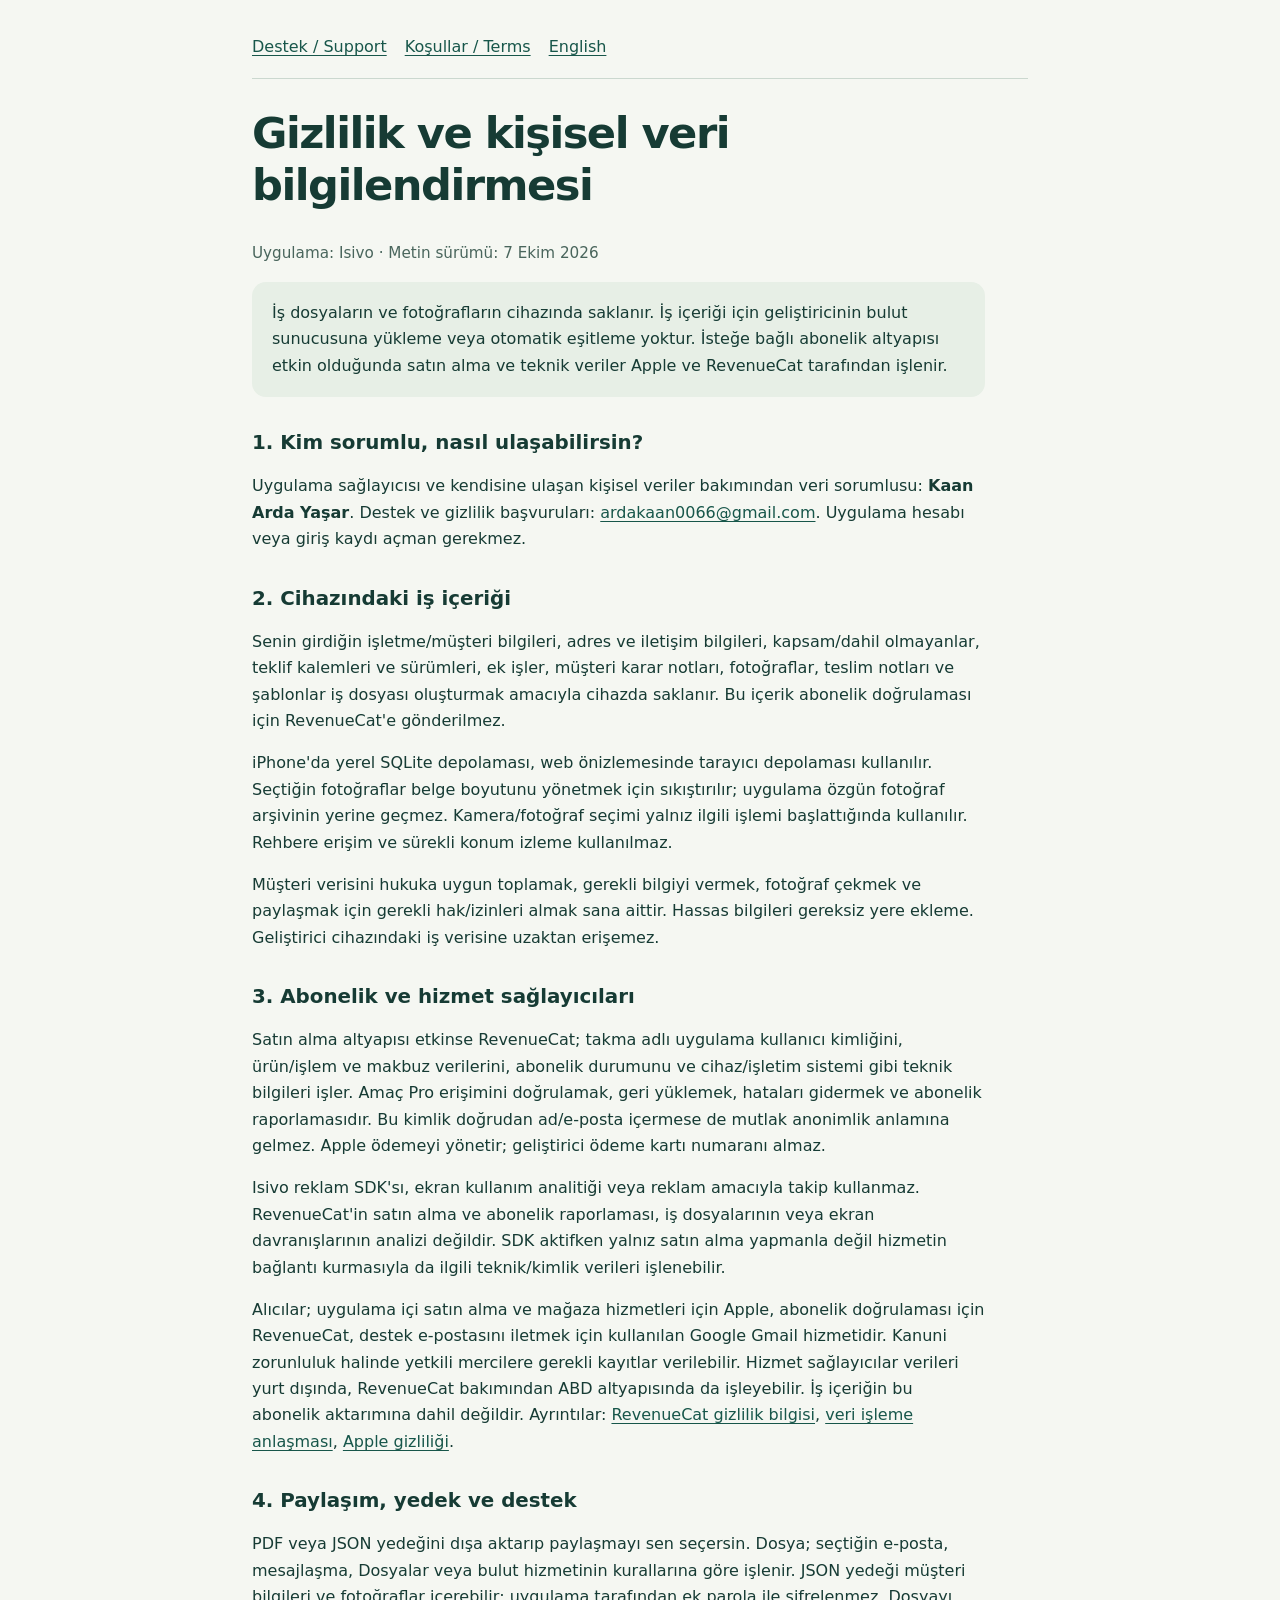
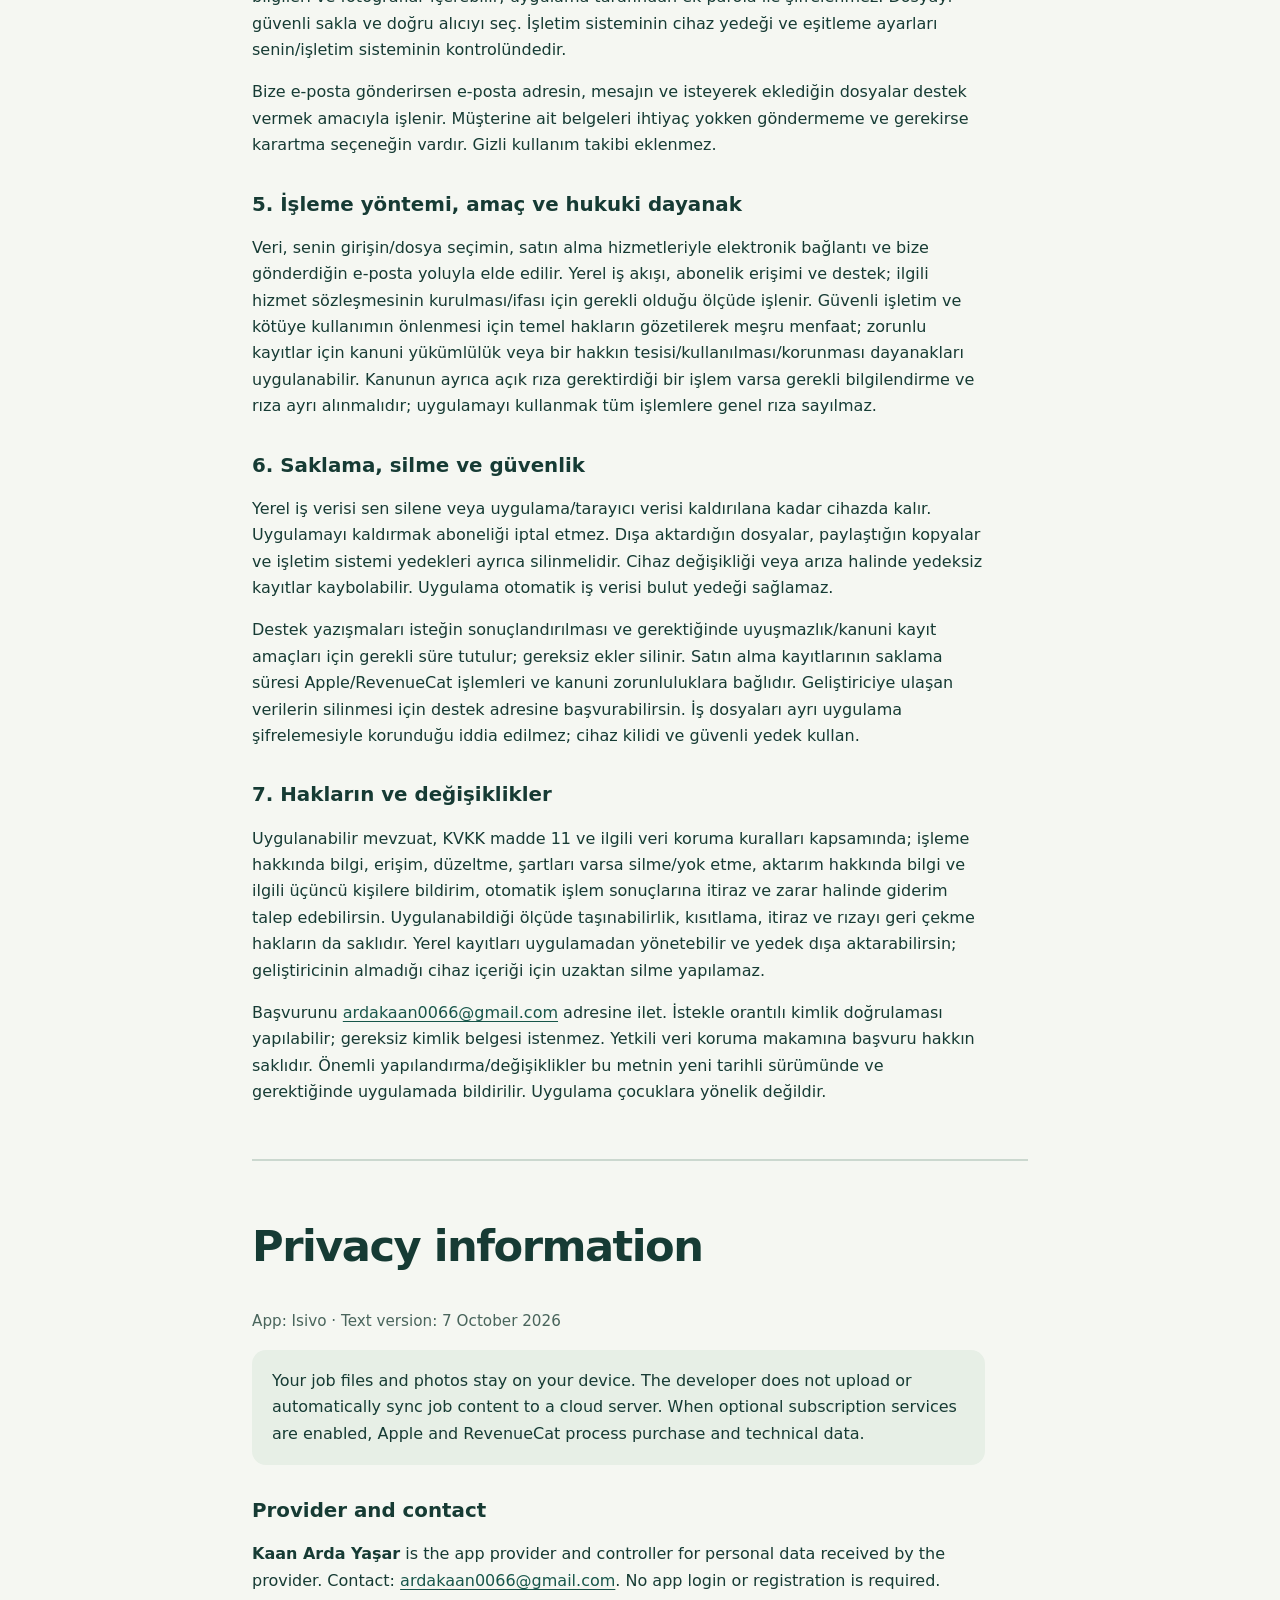
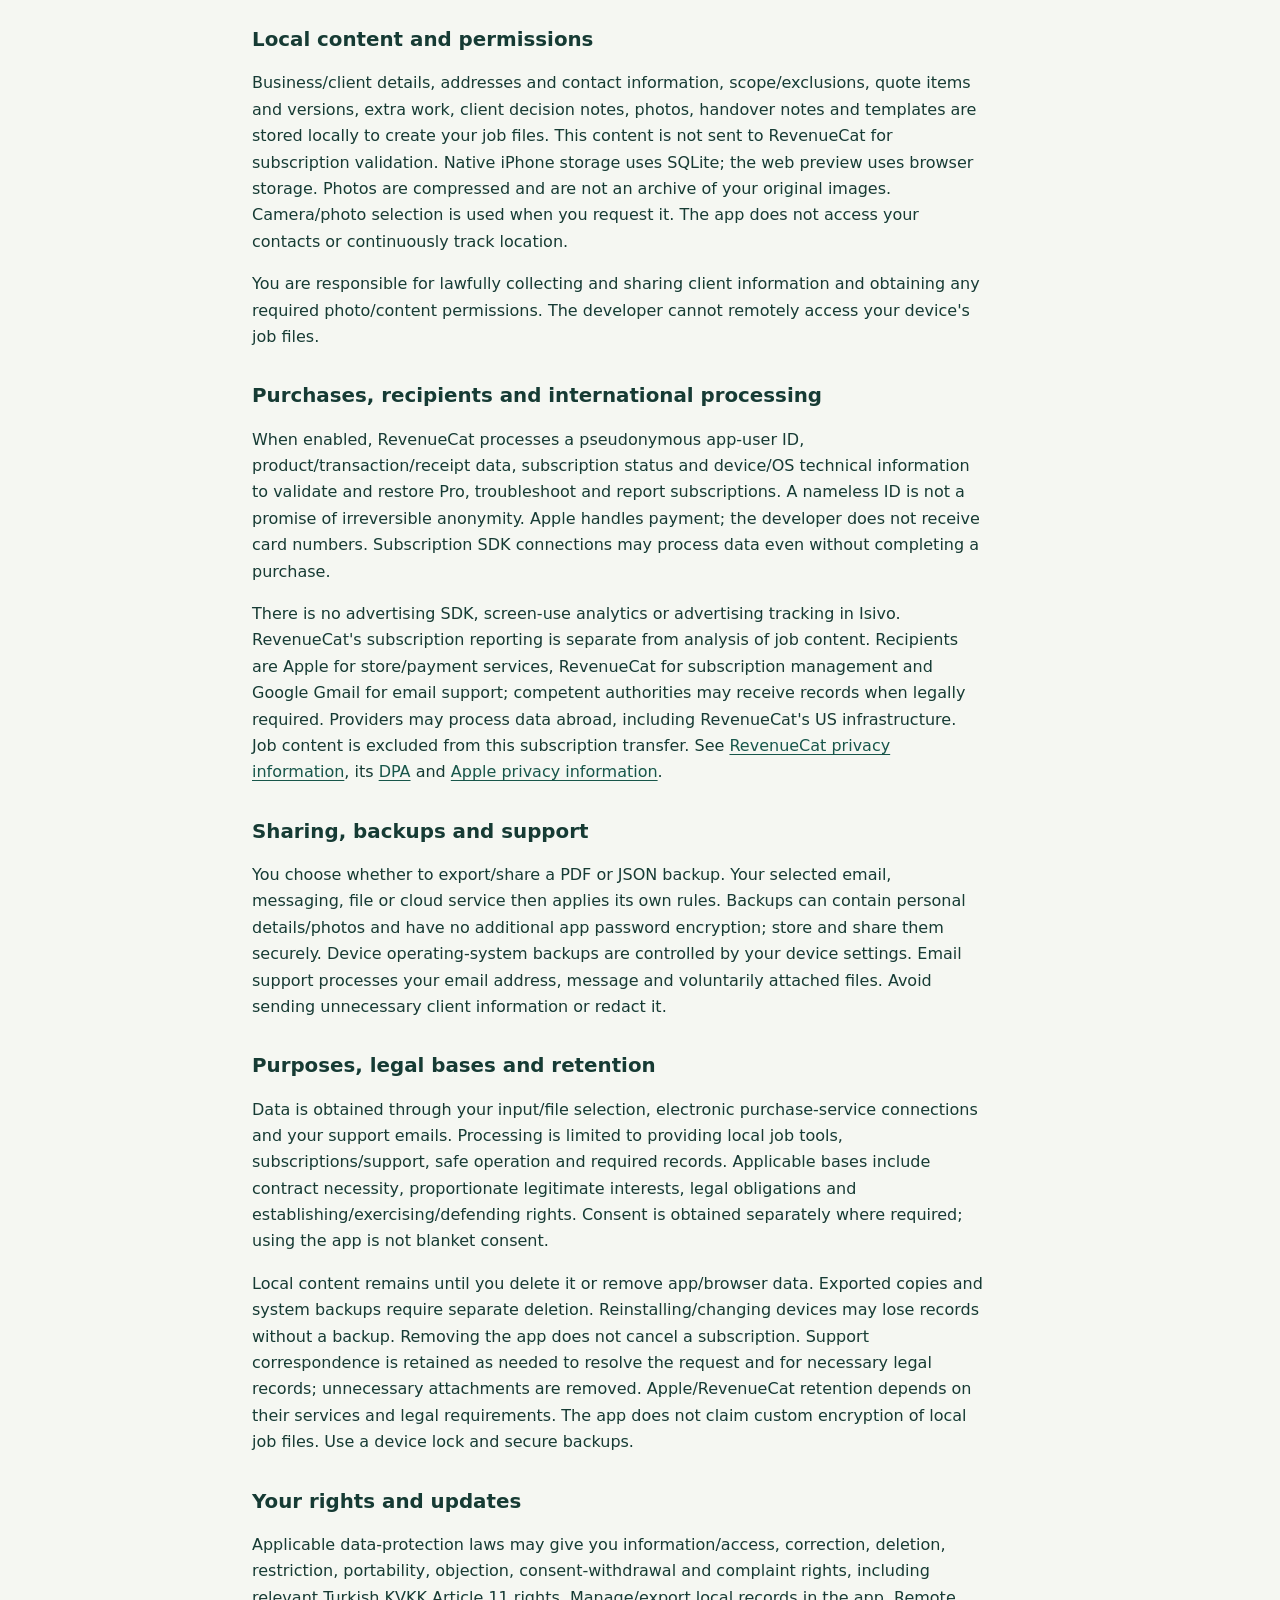
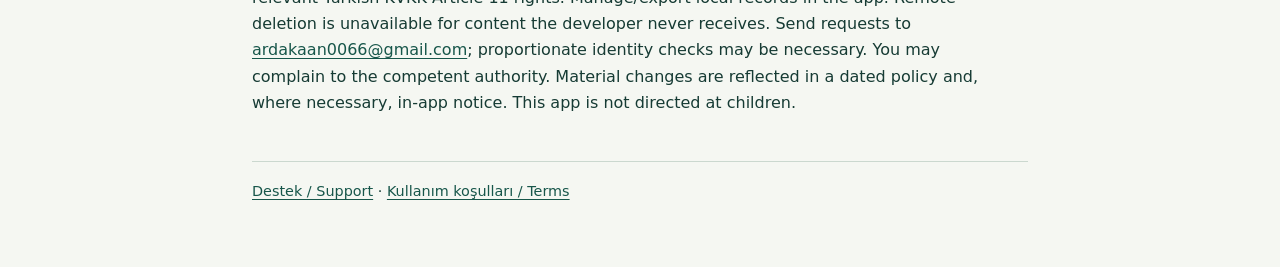
<file: tracequo/privacy.html>
<!doctype html>
<html lang="tr">
<head>
  <meta charset="utf-8">
  <meta name="viewport" content="width=device-width, initial-scale=1">
  <meta name="color-scheme" content="light">
  <title>Isivo — Gizlilik / Privacy</title>
  <style>
    :root{font-family:system-ui,-apple-system,"Segoe UI",sans-serif;color:#163b34;background:#f5f7f2;line-height:1.65}*{box-sizing:border-box}body{margin:0}main{max-width:820px;margin:auto;padding:34px 22px 64px}nav{display:flex;gap:18px;flex-wrap:wrap;padding-bottom:18px;border-bottom:1px solid #cbd8cf}a{color:#17564a;text-underline-offset:3px}a:focus-visible{outline:3px solid #99712c;outline-offset:4px}h1{font-size:clamp(1.9rem,5vw,2.7rem);line-height:1.2;letter-spacing:-.035em}h2{font-size:1.24rem;margin-top:32px;line-height:1.4}p,li{max-width:72ch}li{margin:8px 0}.intro{padding:18px 20px;background:#e7efe6;border-radius:14px}.meta{color:#49655c;font-size:.95rem}.english{margin-top:54px;padding-top:24px;border-top:2px solid #cbd8cf}footer{margin-top:44px;padding-top:18px;border-top:1px solid #cbd8cf;font-size:.9rem}@media print{body{background:white}nav{display:none}main{padding:0}.english{break-before:page}}
  </style>
</head>
<body>
<!-- Release draft: verify enabled SDK configuration, international-transfer arrangements and actual hosting before publication. No live URL is invented in this file. -->
<main>
  <nav aria-label="Sayfa bağlantıları"><a href="support.html">Destek / Support</a><a href="terms.html">Koşullar / Terms</a><a href="#english" lang="en">English</a></nav>
  <h1>Gizlilik ve kişisel veri bilgilendirmesi</h1>
  <p class="meta">Uygulama: Isivo · Metin sürümü: 7 Ekim 2026</p>
  <p class="intro">İş dosyaların ve fotoğrafların cihazında saklanır. İş içeriği için geliştiricinin bulut sunucusuna yükleme veya otomatik eşitleme yoktur. İsteğe bağlı abonelik altyapısı etkin olduğunda satın alma ve teknik veriler Apple ve RevenueCat tarafından işlenir.</p>

  <h2>1. Kim sorumlu, nasıl ulaşabilirsin?</h2>
  <p>Uygulama sağlayıcısı ve kendisine ulaşan kişisel veriler bakımından veri sorumlusu: <strong>Kaan Arda Yaşar</strong>. Destek ve gizlilik başvuruları: <a href="mailto:ardakaan0066@gmail.com">ardakaan0066@gmail.com</a>. Uygulama hesabı veya giriş kaydı açman gerekmez.</p>

  <h2>2. Cihazındaki iş içeriği</h2>
  <p>Senin girdiğin işletme/müşteri bilgileri, adres ve iletişim bilgileri, kapsam/dahil olmayanlar, teklif kalemleri ve sürümleri, ek işler, müşteri karar notları, fotoğraflar, teslim notları ve şablonlar iş dosyası oluşturmak amacıyla cihazda saklanır. Bu içerik abonelik doğrulaması için RevenueCat'e gönderilmez.</p>
  <p>iPhone'da yerel SQLite depolaması, web önizlemesinde tarayıcı depolaması kullanılır. Seçtiğin fotoğraflar belge boyutunu yönetmek için sıkıştırılır; uygulama özgün fotoğraf arşivinin yerine geçmez. Kamera/fotoğraf seçimi yalnız ilgili işlemi başlattığında kullanılır. Rehbere erişim ve sürekli konum izleme kullanılmaz.</p>
  <p>Müşteri verisini hukuka uygun toplamak, gerekli bilgiyi vermek, fotoğraf çekmek ve paylaşmak için gerekli hak/izinleri almak sana aittir. Hassas bilgileri gereksiz yere ekleme. Geliştirici cihazındaki iş verisine uzaktan erişemez.</p>

  <h2>3. Abonelik ve hizmet sağlayıcıları</h2>
  <p>Satın alma altyapısı etkinse RevenueCat; takma adlı uygulama kullanıcı kimliğini, ürün/işlem ve makbuz verilerini, abonelik durumunu ve cihaz/işletim sistemi gibi teknik bilgileri işler. Amaç Pro erişimini doğrulamak, geri yüklemek, hataları gidermek ve abonelik raporlamasıdır. Bu kimlik doğrudan ad/e-posta içermese de mutlak anonimlik anlamına gelmez. Apple ödemeyi yönetir; geliştirici ödeme kartı numaranı almaz.</p>
  <p>Isivo reklam SDK'sı, ekran kullanım analitiği veya reklam amacıyla takip kullanmaz. RevenueCat'in satın alma ve abonelik raporlaması, iş dosyalarının veya ekran davranışlarının analizi değildir. SDK aktifken yalnız satın alma yapmanla değil hizmetin bağlantı kurmasıyla da ilgili teknik/kimlik verileri işlenebilir.</p>
  <p>Alıcılar; uygulama içi satın alma ve mağaza hizmetleri için Apple, abonelik doğrulaması için RevenueCat, destek e-postasını iletmek için kullanılan Google Gmail hizmetidir. Kanuni zorunluluk halinde yetkili mercilere gerekli kayıtlar verilebilir. Hizmet sağlayıcılar verileri yurt dışında, RevenueCat bakımından ABD altyapısında da işleyebilir. İş içeriğin bu abonelik aktarımına dahil değildir. Ayrıntılar: <a href="https://www.revenuecat.com/privacy">RevenueCat gizlilik bilgisi</a>, <a href="https://www.revenuecat.com/dpa">veri işleme anlaşması</a>, <a href="https://www.apple.com/legal/privacy/">Apple gizliliği</a>.</p>

  <h2>4. Paylaşım, yedek ve destek</h2>
  <p>PDF veya JSON yedeğini dışa aktarıp paylaşmayı sen seçersin. Dosya; seçtiğin e-posta, mesajlaşma, Dosyalar veya bulut hizmetinin kurallarına göre işlenir. JSON yedeği müşteri bilgileri ve fotoğraflar içerebilir; uygulama tarafından ek parola ile şifrelenmez. Dosyayı güvenli sakla ve doğru alıcıyı seç. İşletim sisteminin cihaz yedeği ve eşitleme ayarları senin/işletim sisteminin kontrolündedir.</p>
  <p>Bize e-posta gönderirsen e-posta adresin, mesajın ve isteyerek eklediğin dosyalar destek vermek amacıyla işlenir. Müşterine ait belgeleri ihtiyaç yokken göndermeme ve gerekirse karartma seçeneğin vardır. Gizli kullanım takibi eklenmez.</p>

  <h2>5. İşleme yöntemi, amaç ve hukuki dayanak</h2>
  <p>Veri, senin girişin/dosya seçimin, satın alma hizmetleriyle elektronik bağlantı ve bize gönderdiğin e-posta yoluyla elde edilir. Yerel iş akışı, abonelik erişimi ve destek; ilgili hizmet sözleşmesinin kurulması/ifası için gerekli olduğu ölçüde işlenir. Güvenli işletim ve kötüye kullanımın önlenmesi için temel hakların gözetilerek meşru menfaat; zorunlu kayıtlar için kanuni yükümlülük veya bir hakkın tesisi/kullanılması/korunması dayanakları uygulanabilir. Kanunun ayrıca açık rıza gerektirdiği bir işlem varsa gerekli bilgilendirme ve rıza ayrı alınmalıdır; uygulamayı kullanmak tüm işlemlere genel rıza sayılmaz.</p>

  <h2>6. Saklama, silme ve güvenlik</h2>
  <p>Yerel iş verisi sen silene veya uygulama/tarayıcı verisi kaldırılana kadar cihazda kalır. Uygulamayı kaldırmak aboneliği iptal etmez. Dışa aktardığın dosyalar, paylaştığın kopyalar ve işletim sistemi yedekleri ayrıca silinmelidir. Cihaz değişikliği veya arıza halinde yedeksiz kayıtlar kaybolabilir. Uygulama otomatik iş verisi bulut yedeği sağlamaz.</p>
  <p>Destek yazışmaları isteğin sonuçlandırılması ve gerektiğinde uyuşmazlık/kanuni kayıt amaçları için gerekli süre tutulur; gereksiz ekler silinir. Satın alma kayıtlarının saklama süresi Apple/RevenueCat işlemleri ve kanuni zorunluluklara bağlıdır. Geliştiriciye ulaşan verilerin silinmesi için destek adresine başvurabilirsin. İş dosyaları ayrı uygulama şifrelemesiyle korunduğu iddia edilmez; cihaz kilidi ve güvenli yedek kullan.</p>

  <h2>7. Hakların ve değişiklikler</h2>
  <p>Uygulanabilir mevzuat, KVKK madde 11 ve ilgili veri koruma kuralları kapsamında; işleme hakkında bilgi, erişim, düzeltme, şartları varsa silme/yok etme, aktarım hakkında bilgi ve ilgili üçüncü kişilere bildirim, otomatik işlem sonuçlarına itiraz ve zarar halinde giderim talep edebilirsin. Uygulanabildiği ölçüde taşınabilirlik, kısıtlama, itiraz ve rızayı geri çekme hakların da saklıdır. Yerel kayıtları uygulamadan yönetebilir ve yedek dışa aktarabilirsin; geliştiricinin almadığı cihaz içeriği için uzaktan silme yapılamaz.</p>
  <p>Başvurunu <a href="mailto:ardakaan0066@gmail.com">ardakaan0066@gmail.com</a> adresine ilet. İstekle orantılı kimlik doğrulaması yapılabilir; gereksiz kimlik belgesi istenmez. Yetkili veri koruma makamına başvuru hakkın saklıdır. Önemli yapılandırma/değişiklikler bu metnin yeni tarihli sürümünde ve gerektiğinde uygulamada bildirilir. Uygulama çocuklara yönelik değildir.</p>

  <section id="english" class="english" lang="en">
    <h1>Privacy information</h1>
    <p class="meta">App: Isivo · Text version: 7 October 2026</p>
    <p class="intro">Your job files and photos stay on your device. The developer does not upload or automatically sync job content to a cloud server. When optional subscription services are enabled, Apple and RevenueCat process purchase and technical data.</p>
    <h2>Provider and contact</h2>
    <p><strong>Kaan Arda Yaşar</strong> is the app provider and controller for personal data received by the provider. Contact: <a href="mailto:ardakaan0066@gmail.com">ardakaan0066@gmail.com</a>. No app login or registration is required.</p>
    <h2>Local content and permissions</h2>
    <p>Business/client details, addresses and contact information, scope/exclusions, quote items and versions, extra work, client decision notes, photos, handover notes and templates are stored locally to create your job files. This content is not sent to RevenueCat for subscription validation. Native iPhone storage uses SQLite; the web preview uses browser storage. Photos are compressed and are not an archive of your original images. Camera/photo selection is used when you request it. The app does not access your contacts or continuously track location.</p>
    <p>You are responsible for lawfully collecting and sharing client information and obtaining any required photo/content permissions. The developer cannot remotely access your device's job files.</p>
    <h2>Purchases, recipients and international processing</h2>
    <p>When enabled, RevenueCat processes a pseudonymous app-user ID, product/transaction/receipt data, subscription status and device/OS technical information to validate and restore Pro, troubleshoot and report subscriptions. A nameless ID is not a promise of irreversible anonymity. Apple handles payment; the developer does not receive card numbers. Subscription SDK connections may process data even without completing a purchase.</p>
    <p>There is no advertising SDK, screen-use analytics or advertising tracking in Isivo. RevenueCat's subscription reporting is separate from analysis of job content. Recipients are Apple for store/payment services, RevenueCat for subscription management and Google Gmail for email support; competent authorities may receive records when legally required. Providers may process data abroad, including RevenueCat's US infrastructure. Job content is excluded from this subscription transfer. See <a href="https://www.revenuecat.com/privacy">RevenueCat privacy information</a>, its <a href="https://www.revenuecat.com/dpa">DPA</a> and <a href="https://www.apple.com/legal/privacy/">Apple privacy information</a>.</p>
    <h2>Sharing, backups and support</h2>
    <p>You choose whether to export/share a PDF or JSON backup. Your selected email, messaging, file or cloud service then applies its own rules. Backups can contain personal details/photos and have no additional app password encryption; store and share them securely. Device operating-system backups are controlled by your device settings. Email support processes your email address, message and voluntarily attached files. Avoid sending unnecessary client information or redact it.</p>
    <h2>Purposes, legal bases and retention</h2>
    <p>Data is obtained through your input/file selection, electronic purchase-service connections and your support emails. Processing is limited to providing local job tools, subscriptions/support, safe operation and required records. Applicable bases include contract necessity, proportionate legitimate interests, legal obligations and establishing/exercising/defending rights. Consent is obtained separately where required; using the app is not blanket consent.</p>
    <p>Local content remains until you delete it or remove app/browser data. Exported copies and system backups require separate deletion. Reinstalling/changing devices may lose records without a backup. Removing the app does not cancel a subscription. Support correspondence is retained as needed to resolve the request and for necessary legal records; unnecessary attachments are removed. Apple/RevenueCat retention depends on their services and legal requirements. The app does not claim custom encryption of local job files. Use a device lock and secure backups.</p>
    <h2>Your rights and updates</h2>
    <p>Applicable data-protection laws may give you information/access, correction, deletion, restriction, portability, objection, consent-withdrawal and complaint rights, including relevant Turkish KVKK Article 11 rights. Manage/export local records in the app. Remote deletion is unavailable for content the developer never receives. Send requests to <a href="mailto:ardakaan0066@gmail.com">ardakaan0066@gmail.com</a>; proportionate identity checks may be necessary. You may complain to the competent authority. Material changes are reflected in a dated policy and, where necessary, in-app notice. This app is not directed at children.</p>
  </section>
  <footer><a href="support.html">Destek / Support</a> · <a href="terms.html">Kullanım koşulları / Terms</a></footer>
</main>
</body>
</html>
</file>
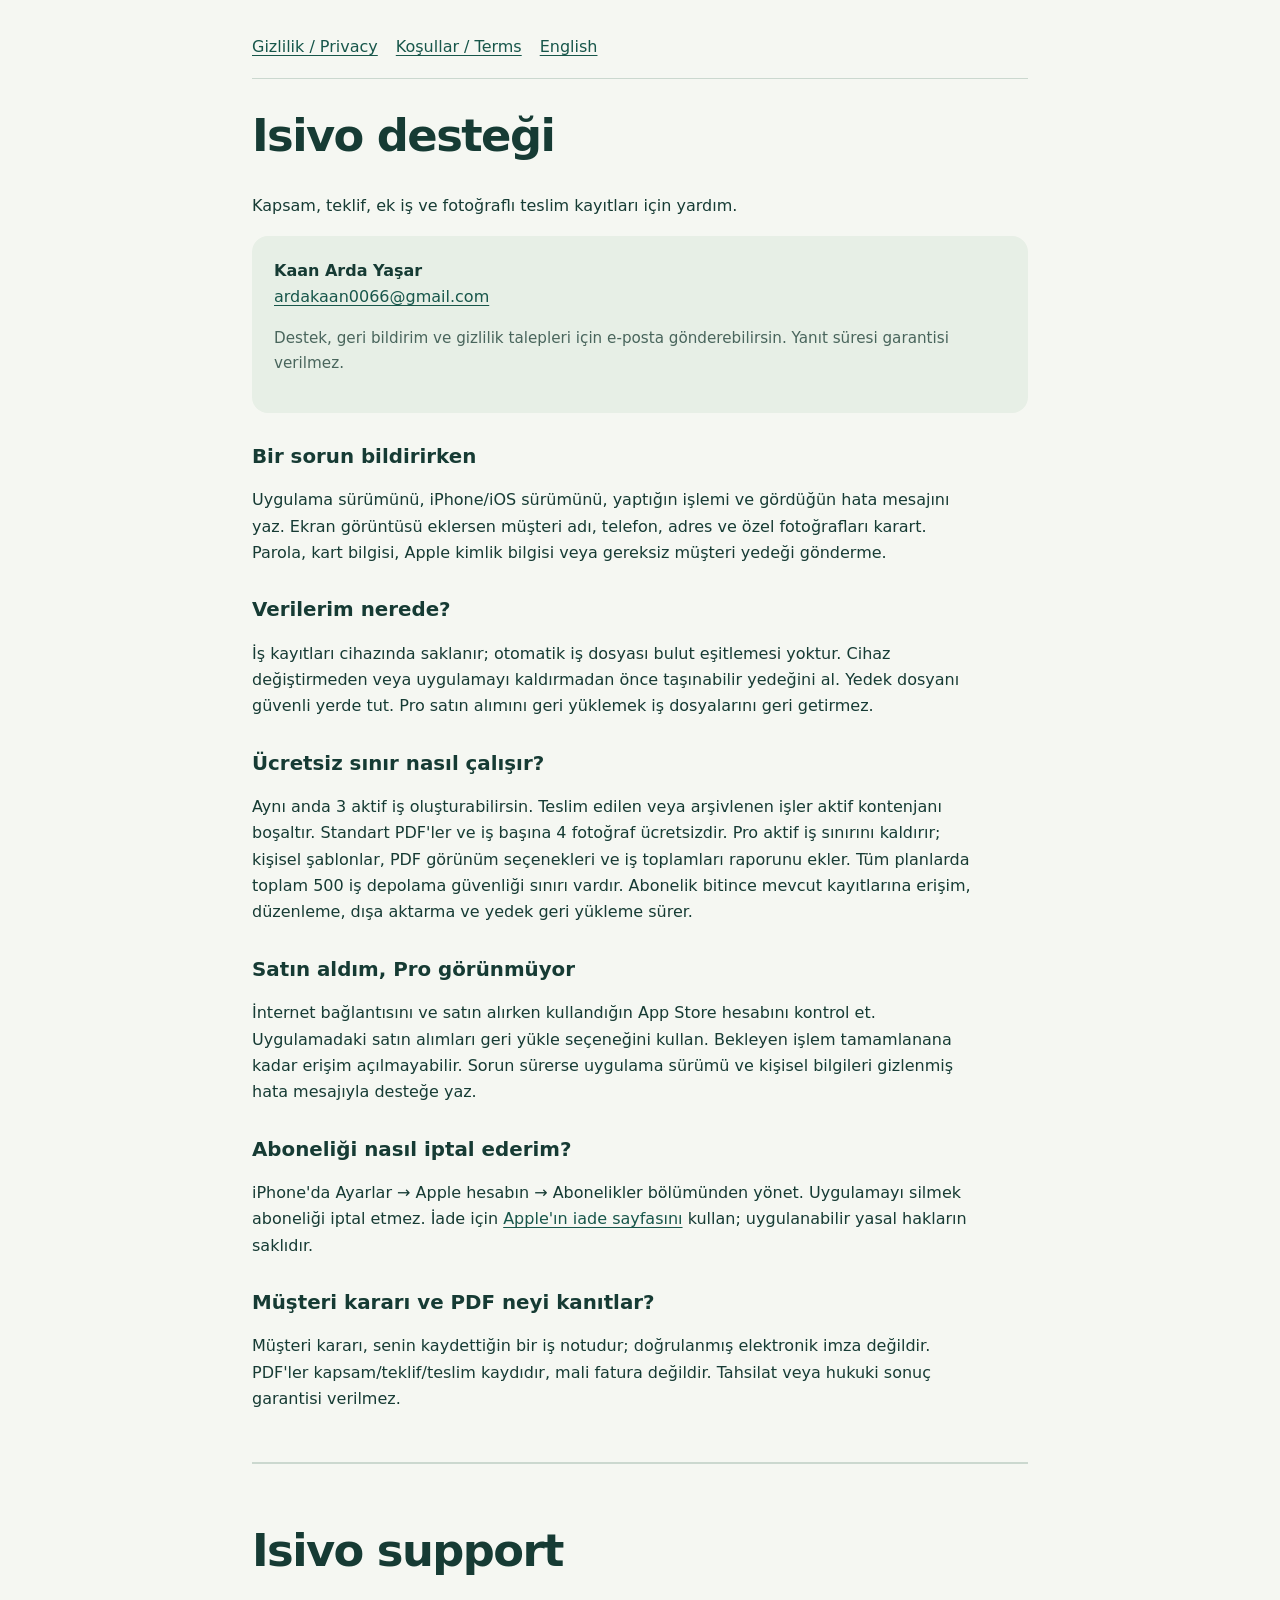
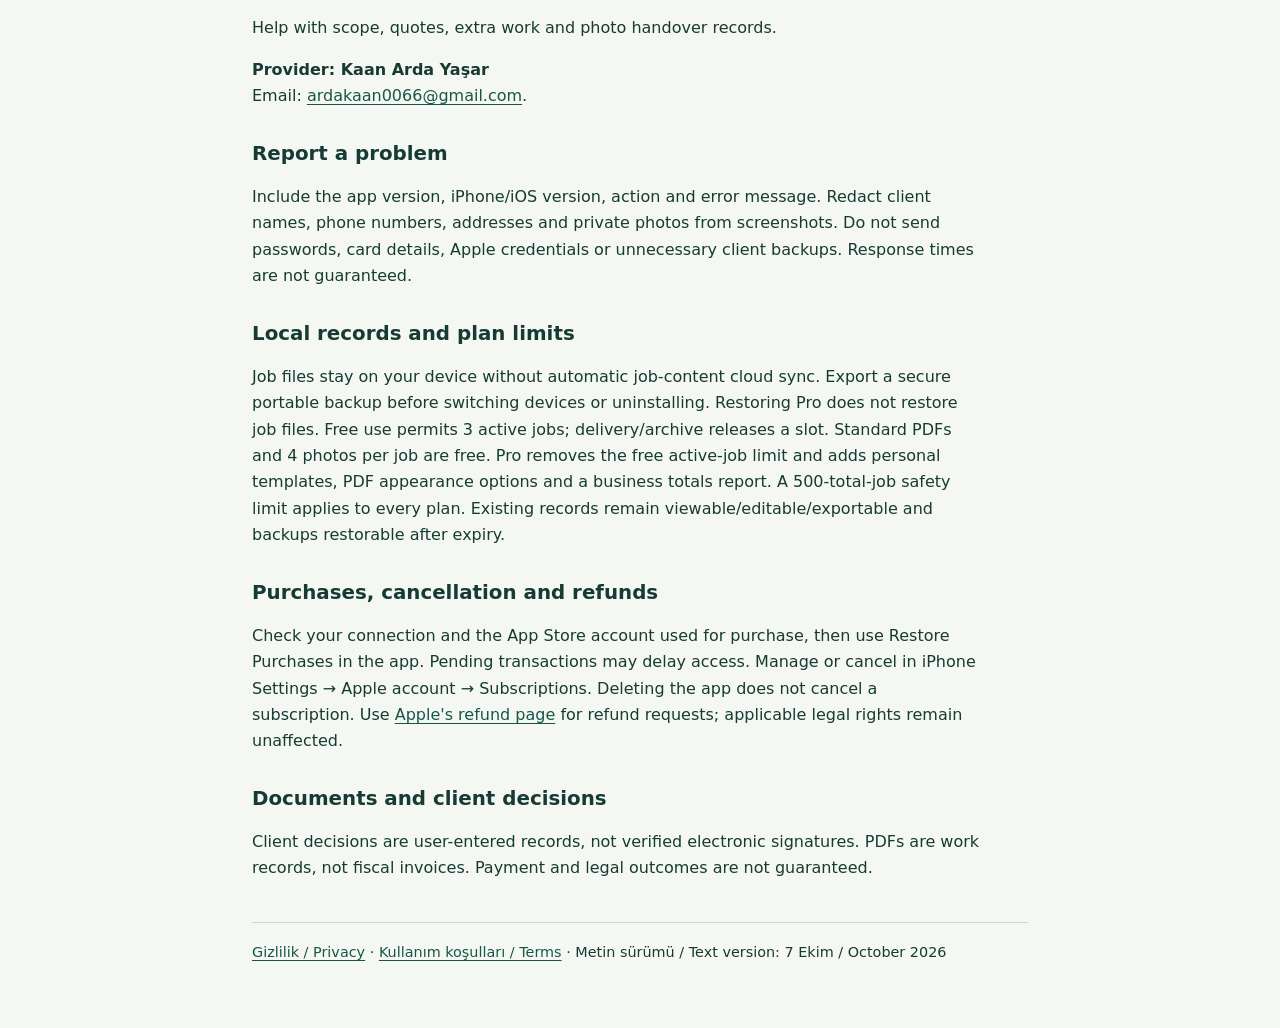
<file: tracequo/support.html>
<!doctype html>
<html lang="tr">
<head>
  <meta charset="utf-8">
  <meta name="viewport" content="width=device-width, initial-scale=1">
  <meta name="color-scheme" content="light">
  <title>Isivo — Destek / Support</title>
  <style>
    :root{font-family:system-ui,-apple-system,"Segoe UI",sans-serif;color:#163b34;background:#f5f7f2;line-height:1.65}*{box-sizing:border-box}body{margin:0}main{max-width:820px;margin:auto;padding:34px 22px 64px}nav{display:flex;gap:18px;flex-wrap:wrap;padding-bottom:18px;border-bottom:1px solid #cbd8cf}a{color:#17564a;text-underline-offset:3px}a:focus-visible{outline:3px solid #99712c;outline-offset:4px}h1{font-size:clamp(2rem,5vw,2.8rem);line-height:1.2;letter-spacing:-.035em}h2{font-size:1.24rem;margin-top:30px;line-height:1.4}p,li{max-width:72ch}.contact{padding:22px;background:#e7efe6;border-radius:16px}.contact a{overflow-wrap:anywhere}.meta{color:#49655c;font-size:.95rem}.english{margin-top:50px;padding-top:22px;border-top:2px solid #cbd8cf}footer{margin-top:40px;border-top:1px solid #cbd8cf;padding-top:18px;font-size:.9rem}@media print{body{background:white}nav{display:none}main{padding:0}}
  </style>
</head>
<body>
<!-- Verify actual public hosting before using this page as the App Store Support URL. -->
<main>
  <nav aria-label="Sayfa bağlantıları"><a href="privacy.html">Gizlilik / Privacy</a><a href="terms.html">Koşullar / Terms</a><a href="#english" lang="en">English</a></nav>
  <h1>Isivo desteği</h1>
  <p>Kapsam, teklif, ek iş ve fotoğraflı teslim kayıtları için yardım.</p>
  <div class="contact"><strong>Kaan Arda Yaşar</strong><br><a href="mailto:ardakaan0066@gmail.com">ardakaan0066@gmail.com</a><p class="meta">Destek, geri bildirim ve gizlilik talepleri için e-posta gönderebilirsin. Yanıt süresi garantisi verilmez.</p></div>
  <h2>Bir sorun bildirirken</h2>
  <p>Uygulama sürümünü, iPhone/iOS sürümünü, yaptığın işlemi ve gördüğün hata mesajını yaz. Ekran görüntüsü eklersen müşteri adı, telefon, adres ve özel fotoğrafları karart. Parola, kart bilgisi, Apple kimlik bilgisi veya gereksiz müşteri yedeği gönderme.</p>
  <h2>Verilerim nerede?</h2>
  <p>İş kayıtları cihazında saklanır; otomatik iş dosyası bulut eşitlemesi yoktur. Cihaz değiştirmeden veya uygulamayı kaldırmadan önce taşınabilir yedeğini al. Yedek dosyanı güvenli yerde tut. Pro satın alımını geri yüklemek iş dosyalarını geri getirmez.</p>
  <h2>Ücretsiz sınır nasıl çalışır?</h2>
  <p>Aynı anda 3 aktif iş oluşturabilirsin. Teslim edilen veya arşivlenen işler aktif kontenjanı boşaltır. Standart PDF'ler ve iş başına 4 fotoğraf ücretsizdir. Pro aktif iş sınırını kaldırır; kişisel şablonlar, PDF görünüm seçenekleri ve iş toplamları raporunu ekler. Tüm planlarda toplam 500 iş depolama güvenliği sınırı vardır. Abonelik bitince mevcut kayıtlarına erişim, düzenleme, dışa aktarma ve yedek geri yükleme sürer.</p>
  <h2>Satın aldım, Pro görünmüyor</h2>
  <p>İnternet bağlantısını ve satın alırken kullandığın App Store hesabını kontrol et. Uygulamadaki satın alımları geri yükle seçeneğini kullan. Bekleyen işlem tamamlanana kadar erişim açılmayabilir. Sorun sürerse uygulama sürümü ve kişisel bilgileri gizlenmiş hata mesajıyla desteğe yaz.</p>
  <h2>Aboneliği nasıl iptal ederim?</h2>
  <p>iPhone'da Ayarlar → Apple hesabın → Abonelikler bölümünden yönet. Uygulamayı silmek aboneliği iptal etmez. İade için <a href="https://reportaproblem.apple.com/">Apple'ın iade sayfasını</a> kullan; uygulanabilir yasal hakların saklıdır.</p>
  <h2>Müşteri kararı ve PDF neyi kanıtlar?</h2>
  <p>Müşteri kararı, senin kaydettiğin bir iş notudur; doğrulanmış elektronik imza değildir. PDF'ler kapsam/teklif/teslim kaydıdır, mali fatura değildir. Tahsilat veya hukuki sonuç garantisi verilmez.</p>
  <section id="english" class="english" lang="en">
    <h1>Isivo support</h1>
    <p>Help with scope, quotes, extra work and photo handover records.</p>
    <p><strong>Provider: Kaan Arda Yaşar</strong><br>Email: <a href="mailto:ardakaan0066@gmail.com">ardakaan0066@gmail.com</a>.</p>
    <h2>Report a problem</h2>
    <p>Include the app version, iPhone/iOS version, action and error message. Redact client names, phone numbers, addresses and private photos from screenshots. Do not send passwords, card details, Apple credentials or unnecessary client backups. Response times are not guaranteed.</p>
    <h2>Local records and plan limits</h2>
    <p>Job files stay on your device without automatic job-content cloud sync. Export a secure portable backup before switching devices or uninstalling. Restoring Pro does not restore job files. Free use permits 3 active jobs; delivery/archive releases a slot. Standard PDFs and 4 photos per job are free. Pro removes the free active-job limit and adds personal templates, PDF appearance options and a business totals report. A 500-total-job safety limit applies to every plan. Existing records remain viewable/editable/exportable and backups restorable after expiry.</p>
    <h2>Purchases, cancellation and refunds</h2>
    <p>Check your connection and the App Store account used for purchase, then use Restore Purchases in the app. Pending transactions may delay access. Manage or cancel in iPhone Settings → Apple account → Subscriptions. Deleting the app does not cancel a subscription. Use <a href="https://reportaproblem.apple.com/">Apple's refund page</a> for refund requests; applicable legal rights remain unaffected.</p>
    <h2>Documents and client decisions</h2>
    <p>Client decisions are user-entered records, not verified electronic signatures. PDFs are work records, not fiscal invoices. Payment and legal outcomes are not guaranteed.</p>
  </section>
  <footer><a href="privacy.html">Gizlilik / Privacy</a> · <a href="terms.html">Kullanım koşulları / Terms</a> · Metin sürümü / Text version: 7 Ekim / October 2026</footer>
</main>
</body>
</html>
</file>
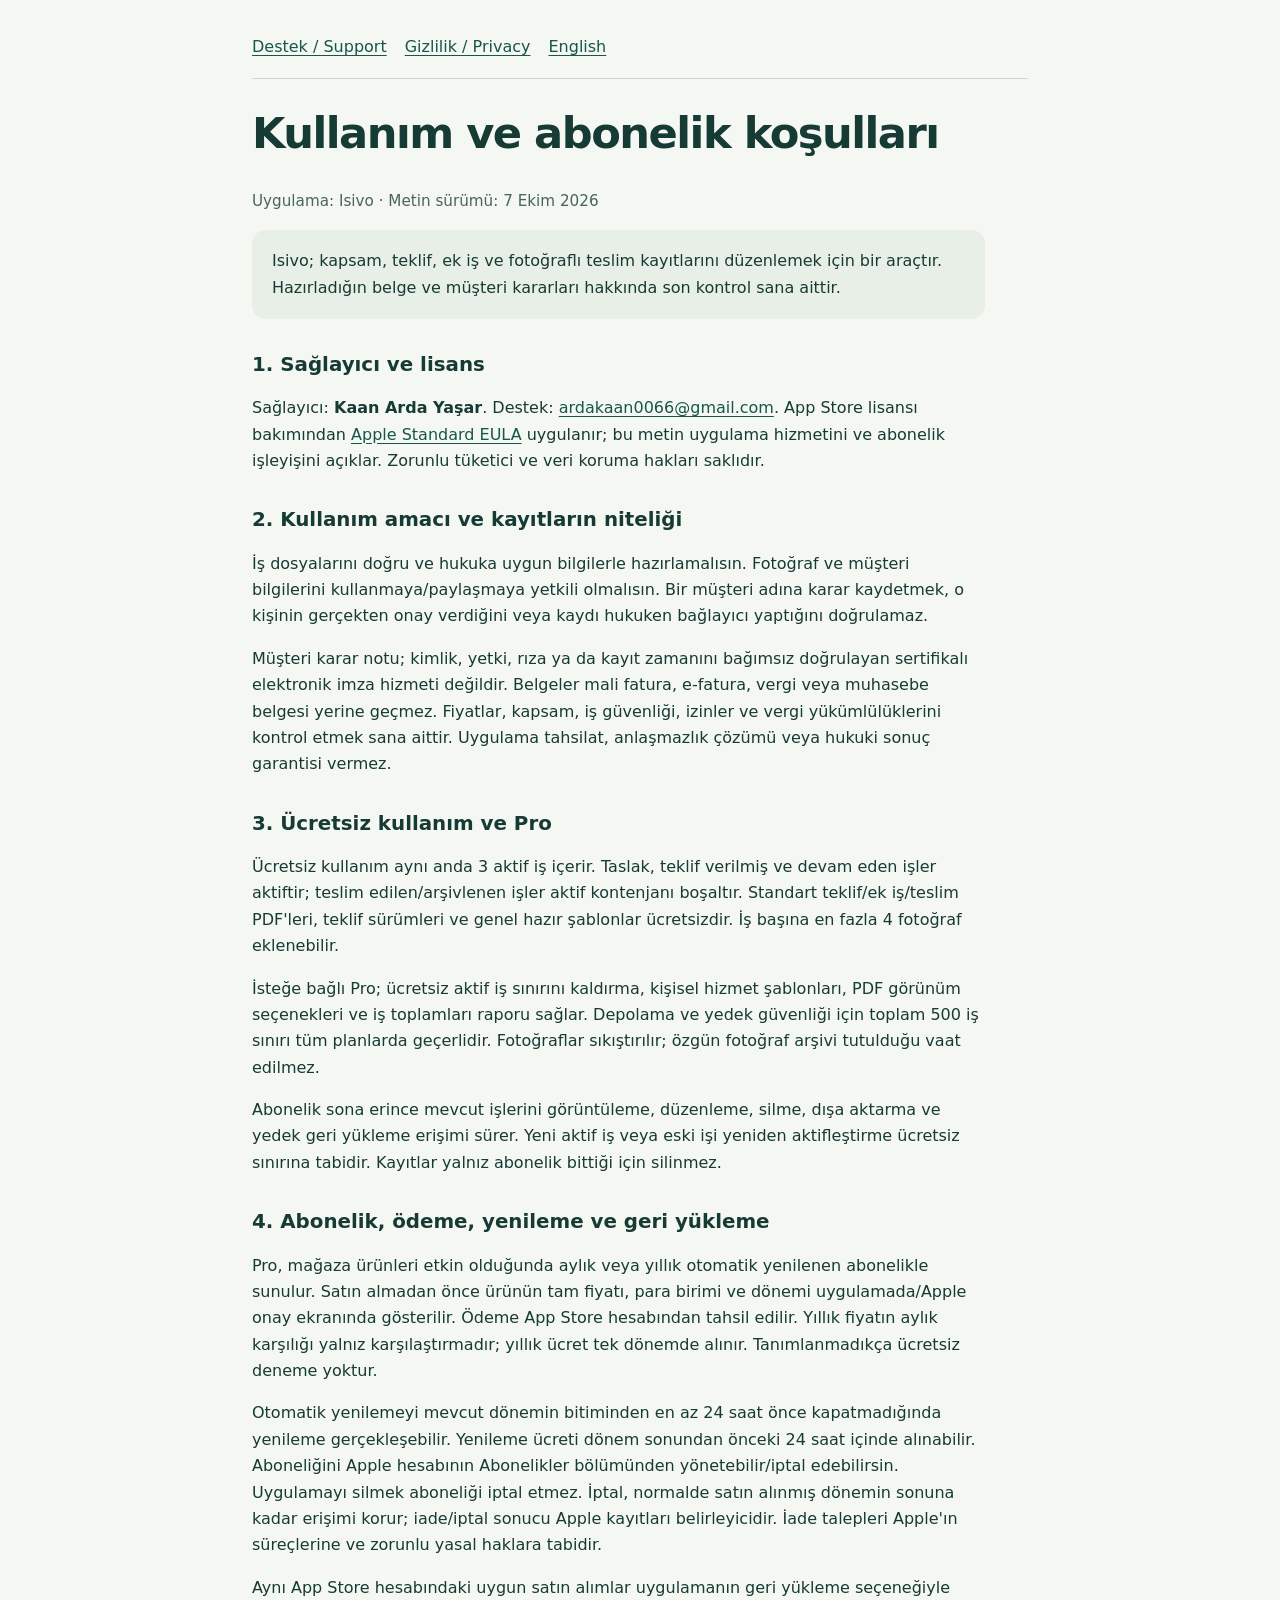
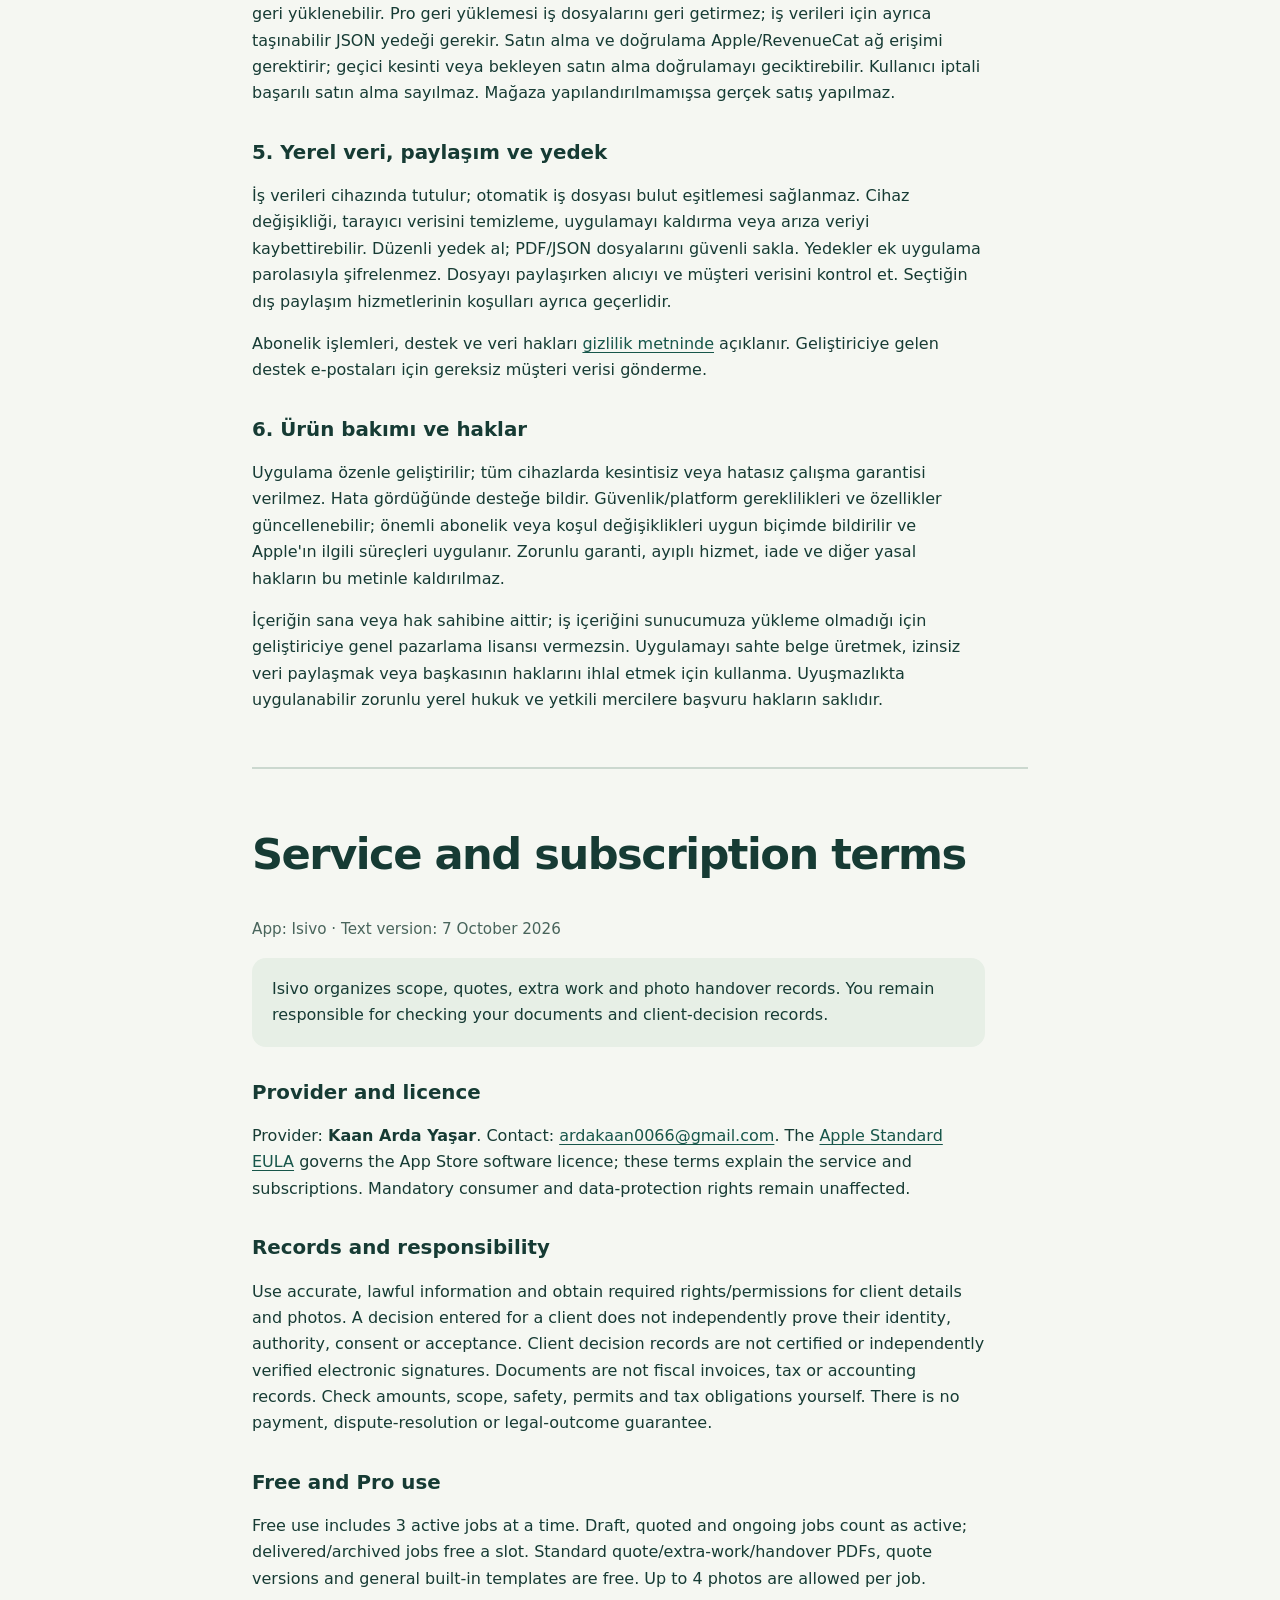
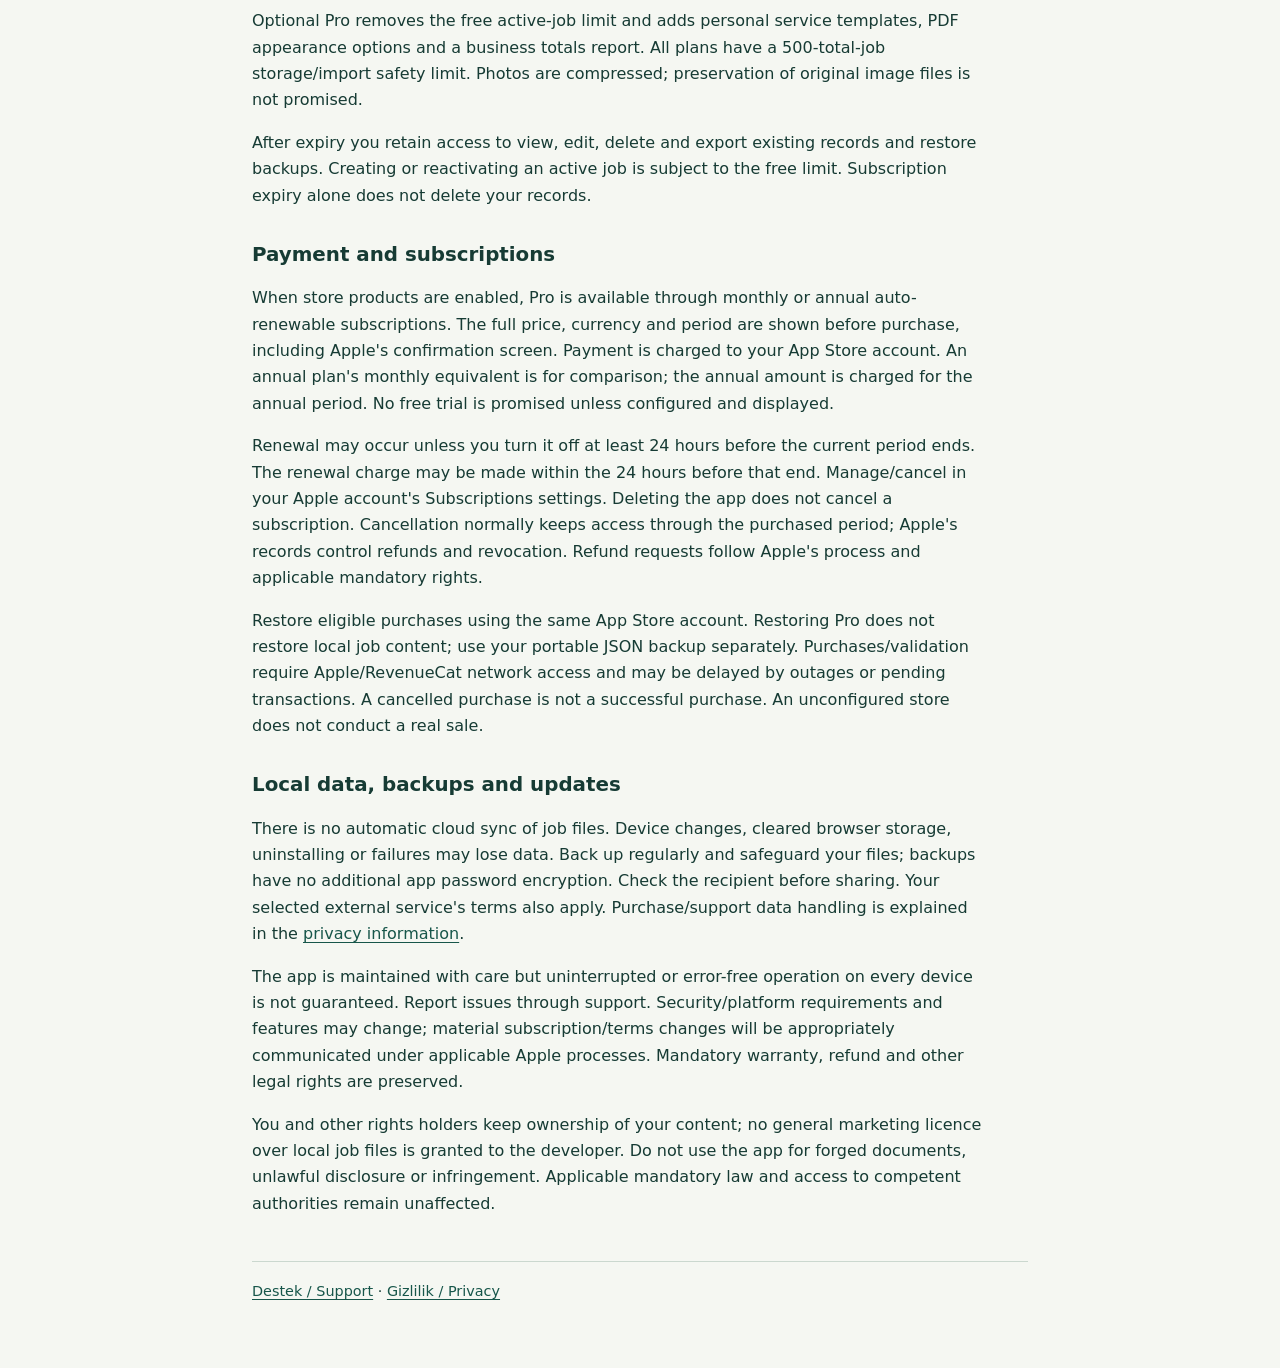
<file: tracequo/terms.html>
<!doctype html>
<html lang="tr">
<head>
  <meta charset="utf-8">
  <meta name="viewport" content="width=device-width, initial-scale=1">
  <meta name="color-scheme" content="light">
  <title>Isivo — Kullanım Koşulları / Terms</title>
  <style>
    :root{font-family:system-ui,-apple-system,"Segoe UI",sans-serif;color:#163b34;background:#f5f7f2;line-height:1.65}*{box-sizing:border-box}body{margin:0}main{max-width:820px;margin:auto;padding:34px 22px 64px}nav{display:flex;gap:18px;flex-wrap:wrap;padding-bottom:18px;border-bottom:1px solid #cbd8cf}a{color:#17564a;text-underline-offset:3px}a:focus-visible{outline:3px solid #99712c;outline-offset:4px}h1{font-size:clamp(1.9rem,5vw,2.7rem);line-height:1.2;letter-spacing:-.035em}h2{font-size:1.24rem;margin-top:32px;line-height:1.4}p,li{max-width:72ch}li{margin:8px 0}.intro{padding:18px 20px;background:#e7efe6;border-radius:14px}.meta{color:#49655c;font-size:.95rem}.english{margin-top:54px;padding-top:24px;border-top:2px solid #cbd8cf}footer{margin-top:44px;padding-top:18px;border-top:1px solid #cbd8cf;font-size:.9rem}@media print{body{background:white}nav{display:none}main{padding:0}.english{break-before:page}}
  </style>
</head>
<body>
<!-- Release draft: verify subscription availability and App Store licensing settings before publishing. These service terms supplement, rather than silently replace, Apple's standard EULA. -->
<main>
  <nav aria-label="Sayfa bağlantıları"><a href="support.html">Destek / Support</a><a href="privacy.html">Gizlilik / Privacy</a><a href="#english" lang="en">English</a></nav>
  <h1>Kullanım ve abonelik koşulları</h1>
  <p class="meta">Uygulama: Isivo · Metin sürümü: 7 Ekim 2026</p>
  <p class="intro">Isivo; kapsam, teklif, ek iş ve fotoğraflı teslim kayıtlarını düzenlemek için bir araçtır. Hazırladığın belge ve müşteri kararları hakkında son kontrol sana aittir.</p>
  <h2>1. Sağlayıcı ve lisans</h2>
  <p>Sağlayıcı: <strong>Kaan Arda Yaşar</strong>. Destek: <a href="mailto:ardakaan0066@gmail.com">ardakaan0066@gmail.com</a>. App Store lisansı bakımından <a href="https://www.apple.com/legal/internet-services/itunes/dev/stdeula/">Apple Standard EULA</a> uygulanır; bu metin uygulama hizmetini ve abonelik işleyişini açıklar. Zorunlu tüketici ve veri koruma hakları saklıdır.</p>
  <h2>2. Kullanım amacı ve kayıtların niteliği</h2>
  <p>İş dosyalarını doğru ve hukuka uygun bilgilerle hazırlamalısın. Fotoğraf ve müşteri bilgilerini kullanmaya/paylaşmaya yetkili olmalısın. Bir müşteri adına karar kaydetmek, o kişinin gerçekten onay verdiğini veya kaydı hukuken bağlayıcı yaptığını doğrulamaz.</p>
  <p>Müşteri karar notu; kimlik, yetki, rıza ya da kayıt zamanını bağımsız doğrulayan sertifikalı elektronik imza hizmeti değildir. Belgeler mali fatura, e-fatura, vergi veya muhasebe belgesi yerine geçmez. Fiyatlar, kapsam, iş güvenliği, izinler ve vergi yükümlülüklerini kontrol etmek sana aittir. Uygulama tahsilat, anlaşmazlık çözümü veya hukuki sonuç garantisi vermez.</p>
  <h2>3. Ücretsiz kullanım ve Pro</h2>
  <p>Ücretsiz kullanım aynı anda 3 aktif iş içerir. Taslak, teklif verilmiş ve devam eden işler aktiftir; teslim edilen/arşivlenen işler aktif kontenjanı boşaltır. Standart teklif/ek iş/teslim PDF'leri, teklif sürümleri ve genel hazır şablonlar ücretsizdir. İş başına en fazla 4 fotoğraf eklenebilir.</p>
  <p>İsteğe bağlı Pro; ücretsiz aktif iş sınırını kaldırma, kişisel hizmet şablonları, PDF görünüm seçenekleri ve iş toplamları raporu sağlar. Depolama ve yedek güvenliği için toplam 500 iş sınırı tüm planlarda geçerlidir. Fotoğraflar sıkıştırılır; özgün fotoğraf arşivi tutulduğu vaat edilmez.</p>
  <p>Abonelik sona erince mevcut işlerini görüntüleme, düzenleme, silme, dışa aktarma ve yedek geri yükleme erişimi sürer. Yeni aktif iş veya eski işi yeniden aktifleştirme ücretsiz sınırına tabidir. Kayıtlar yalnız abonelik bittiği için silinmez.</p>
  <h2>4. Abonelik, ödeme, yenileme ve geri yükleme</h2>
  <p>Pro, mağaza ürünleri etkin olduğunda aylık veya yıllık otomatik yenilenen abonelikle sunulur. Satın almadan önce ürünün tam fiyatı, para birimi ve dönemi uygulamada/Apple onay ekranında gösterilir. Ödeme App Store hesabından tahsil edilir. Yıllık fiyatın aylık karşılığı yalnız karşılaştırmadır; yıllık ücret tek dönemde alınır. Tanımlanmadıkça ücretsiz deneme yoktur.</p>
  <p>Otomatik yenilemeyi mevcut dönemin bitiminden en az 24 saat önce kapatmadığında yenileme gerçekleşebilir. Yenileme ücreti dönem sonundan önceki 24 saat içinde alınabilir. Aboneliğini Apple hesabının Abonelikler bölümünden yönetebilir/iptal edebilirsin. Uygulamayı silmek aboneliği iptal etmez. İptal, normalde satın alınmış dönemin sonuna kadar erişimi korur; iade/iptal sonucu Apple kayıtları belirleyicidir. İade talepleri Apple'ın süreçlerine ve zorunlu yasal haklara tabidir.</p>
  <p>Aynı App Store hesabındaki uygun satın alımlar uygulamanın geri yükleme seçeneğiyle geri yüklenebilir. Pro geri yüklemesi iş dosyalarını geri getirmez; iş verileri için ayrıca taşınabilir JSON yedeği gerekir. Satın alma ve doğrulama Apple/RevenueCat ağ erişimi gerektirir; geçici kesinti veya bekleyen satın alma doğrulamayı geciktirebilir. Kullanıcı iptali başarılı satın alma sayılmaz. Mağaza yapılandırılmamışsa gerçek satış yapılmaz.</p>
  <h2>5. Yerel veri, paylaşım ve yedek</h2>
  <p>İş verileri cihazında tutulur; otomatik iş dosyası bulut eşitlemesi sağlanmaz. Cihaz değişikliği, tarayıcı verisini temizleme, uygulamayı kaldırma veya arıza veriyi kaybettirebilir. Düzenli yedek al; PDF/JSON dosyalarını güvenli sakla. Yedekler ek uygulama parolasıyla şifrelenmez. Dosyayı paylaşırken alıcıyı ve müşteri verisini kontrol et. Seçtiğin dış paylaşım hizmetlerinin koşulları ayrıca geçerlidir.</p>
  <p>Abonelik işlemleri, destek ve veri hakları <a href="privacy.html">gizlilik metninde</a> açıklanır. Geliştiriciye gelen destek e-postaları için gereksiz müşteri verisi gönderme.</p>
  <h2>6. Ürün bakımı ve haklar</h2>
  <p>Uygulama özenle geliştirilir; tüm cihazlarda kesintisiz veya hatasız çalışma garantisi verilmez. Hata gördüğünde desteğe bildir. Güvenlik/platform gereklilikleri ve özellikler güncellenebilir; önemli abonelik veya koşul değişiklikleri uygun biçimde bildirilir ve Apple'ın ilgili süreçleri uygulanır. Zorunlu garanti, ayıplı hizmet, iade ve diğer yasal hakların bu metinle kaldırılmaz.</p>
  <p>İçeriğin sana veya hak sahibine aittir; iş içeriğini sunucumuza yükleme olmadığı için geliştiriciye genel pazarlama lisansı vermezsin. Uygulamayı sahte belge üretmek, izinsiz veri paylaşmak veya başkasının haklarını ihlal etmek için kullanma. Uyuşmazlıkta uygulanabilir zorunlu yerel hukuk ve yetkili mercilere başvuru hakların saklıdır.</p>
  <section id="english" class="english" lang="en">
    <h1>Service and subscription terms</h1>
    <p class="meta">App: Isivo · Text version: 7 October 2026</p>
    <p class="intro">Isivo organizes scope, quotes, extra work and photo handover records. You remain responsible for checking your documents and client-decision records.</p>
    <h2>Provider and licence</h2>
    <p>Provider: <strong>Kaan Arda Yaşar</strong>. Contact: <a href="mailto:ardakaan0066@gmail.com">ardakaan0066@gmail.com</a>. The <a href="https://www.apple.com/legal/internet-services/itunes/dev/stdeula/">Apple Standard EULA</a> governs the App Store software licence; these terms explain the service and subscriptions. Mandatory consumer and data-protection rights remain unaffected.</p>
    <h2>Records and responsibility</h2>
    <p>Use accurate, lawful information and obtain required rights/permissions for client details and photos. A decision entered for a client does not independently prove their identity, authority, consent or acceptance. Client decision records are not certified or independently verified electronic signatures. Documents are not fiscal invoices, tax or accounting records. Check amounts, scope, safety, permits and tax obligations yourself. There is no payment, dispute-resolution or legal-outcome guarantee.</p>
    <h2>Free and Pro use</h2>
    <p>Free use includes 3 active jobs at a time. Draft, quoted and ongoing jobs count as active; delivered/archived jobs free a slot. Standard quote/extra-work/handover PDFs, quote versions and general built-in templates are free. Up to 4 photos are allowed per job.</p>
    <p>Optional Pro removes the free active-job limit and adds personal service templates, PDF appearance options and a business totals report. All plans have a 500-total-job storage/import safety limit. Photos are compressed; preservation of original image files is not promised.</p>
    <p>After expiry you retain access to view, edit, delete and export existing records and restore backups. Creating or reactivating an active job is subject to the free limit. Subscription expiry alone does not delete your records.</p>
    <h2>Payment and subscriptions</h2>
    <p>When store products are enabled, Pro is available through monthly or annual auto-renewable subscriptions. The full price, currency and period are shown before purchase, including Apple's confirmation screen. Payment is charged to your App Store account. An annual plan's monthly equivalent is for comparison; the annual amount is charged for the annual period. No free trial is promised unless configured and displayed.</p>
    <p>Renewal may occur unless you turn it off at least 24 hours before the current period ends. The renewal charge may be made within the 24 hours before that end. Manage/cancel in your Apple account's Subscriptions settings. Deleting the app does not cancel a subscription. Cancellation normally keeps access through the purchased period; Apple's records control refunds and revocation. Refund requests follow Apple's process and applicable mandatory rights.</p>
    <p>Restore eligible purchases using the same App Store account. Restoring Pro does not restore local job content; use your portable JSON backup separately. Purchases/validation require Apple/RevenueCat network access and may be delayed by outages or pending transactions. A cancelled purchase is not a successful purchase. An unconfigured store does not conduct a real sale.</p>
    <h2>Local data, backups and updates</h2>
    <p>There is no automatic cloud sync of job files. Device changes, cleared browser storage, uninstalling or failures may lose data. Back up regularly and safeguard your files; backups have no additional app password encryption. Check the recipient before sharing. Your selected external service's terms also apply. Purchase/support data handling is explained in the <a href="privacy.html">privacy information</a>.</p>
    <p>The app is maintained with care but uninterrupted or error-free operation on every device is not guaranteed. Report issues through support. Security/platform requirements and features may change; material subscription/terms changes will be appropriately communicated under applicable Apple processes. Mandatory warranty, refund and other legal rights are preserved.</p>
    <p>You and other rights holders keep ownership of your content; no general marketing licence over local job files is granted to the developer. Do not use the app for forged documents, unlawful disclosure or infringement. Applicable mandatory law and access to competent authorities remain unaffected.</p>
  </section>
  <footer><a href="support.html">Destek / Support</a> · <a href="privacy.html">Gizlilik / Privacy</a></footer>
</main>
</body>
</html>
</file>
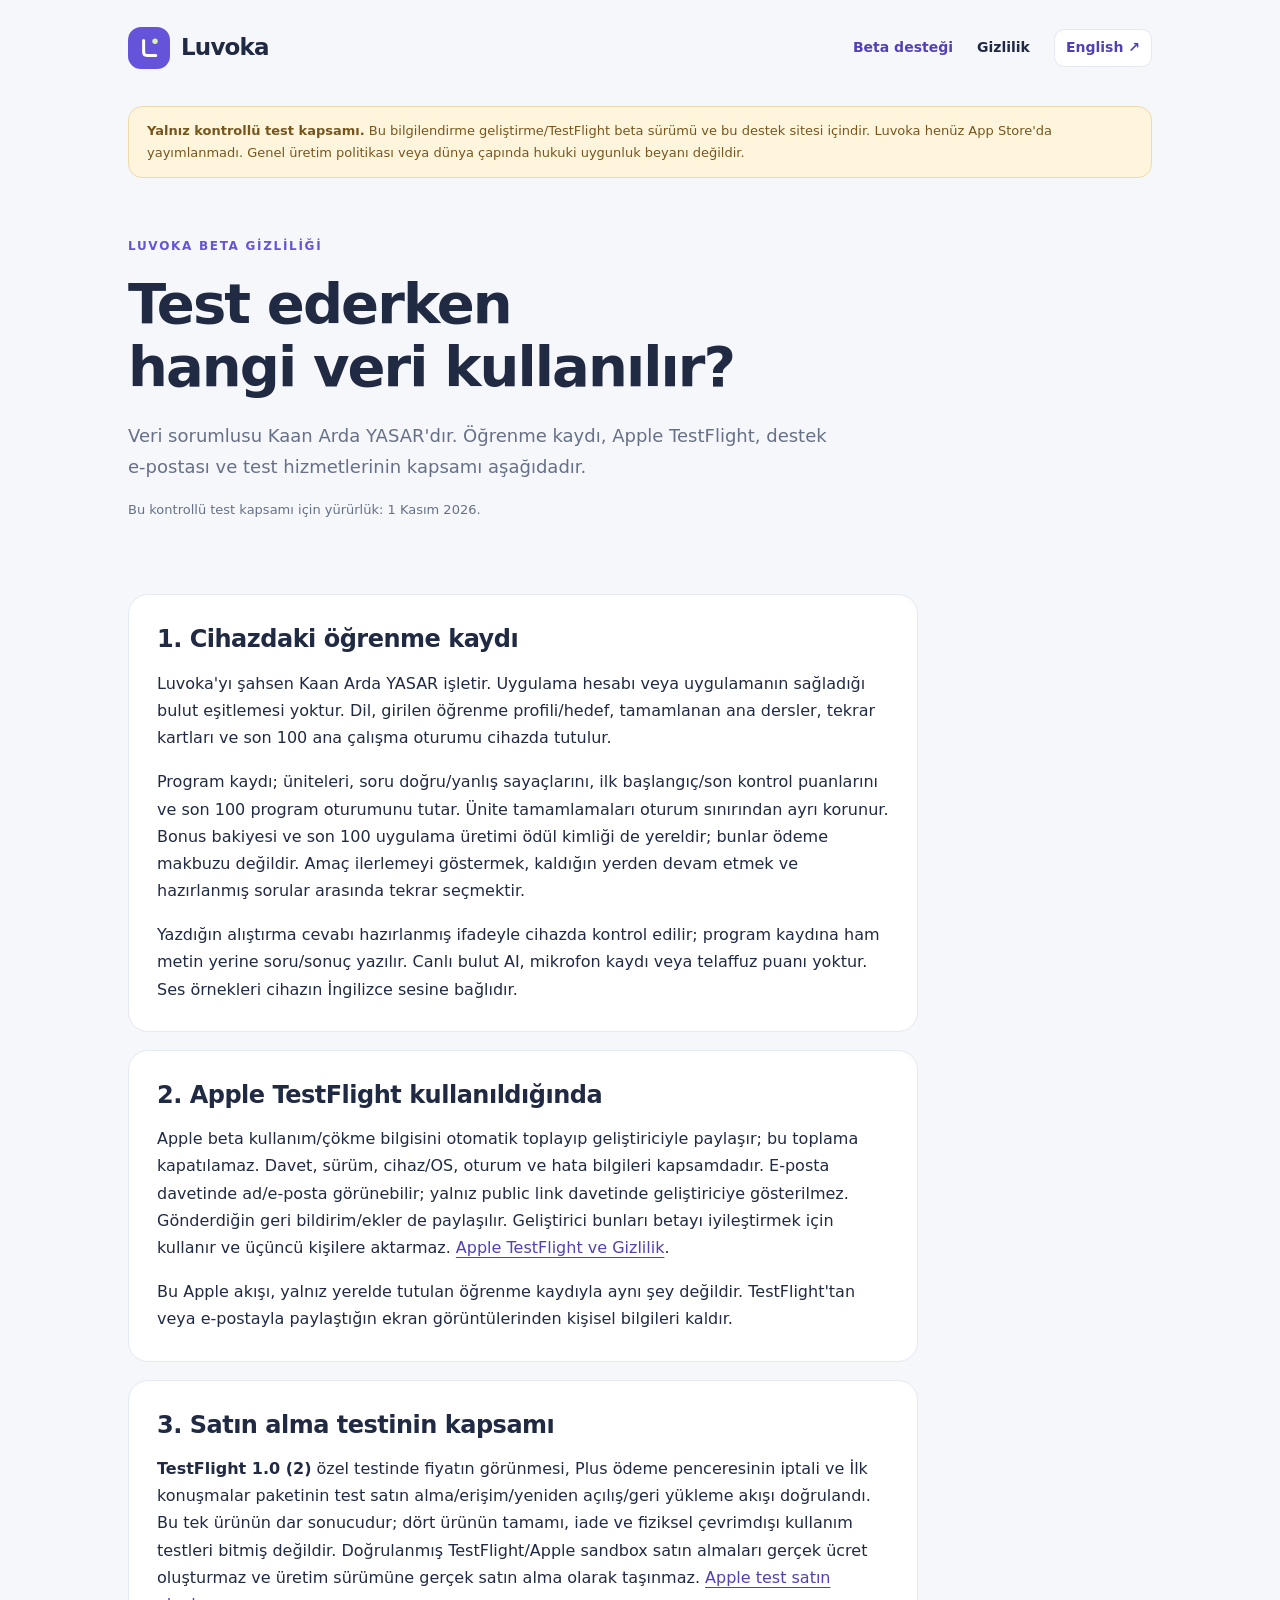
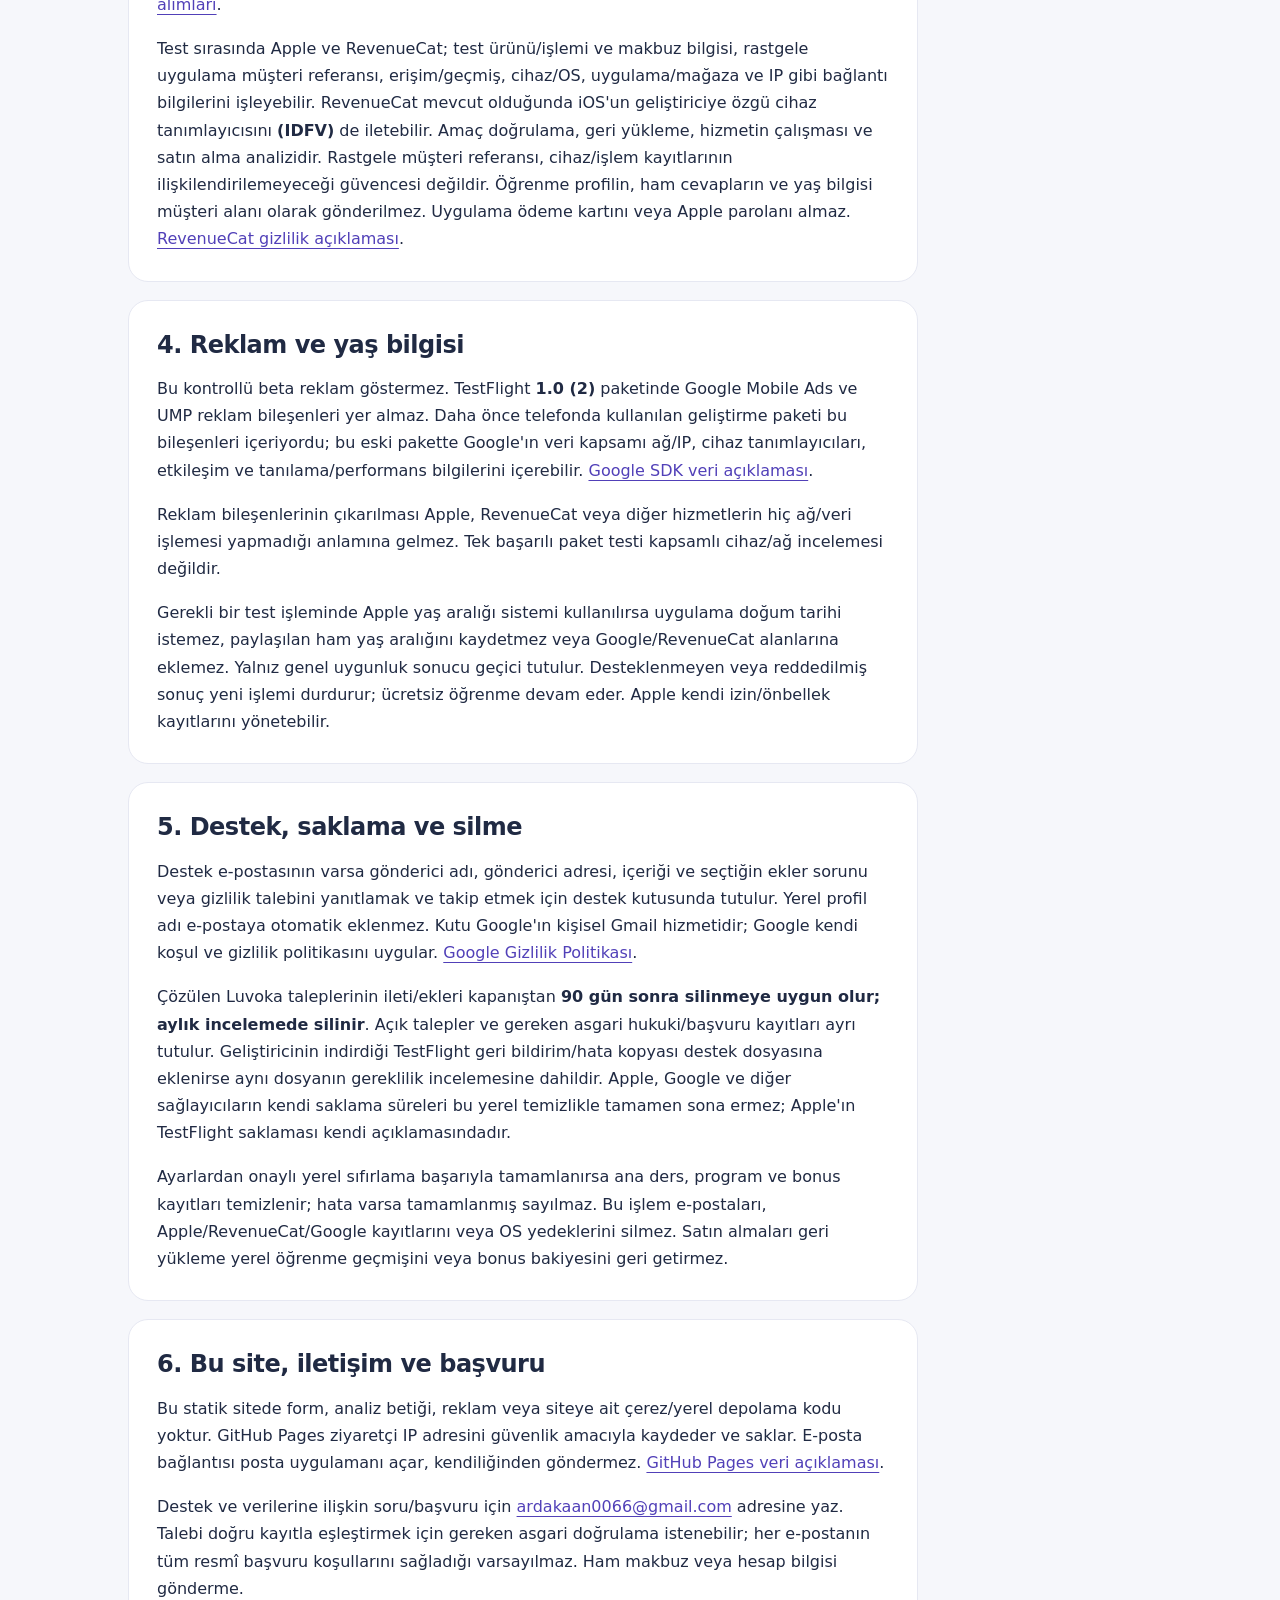
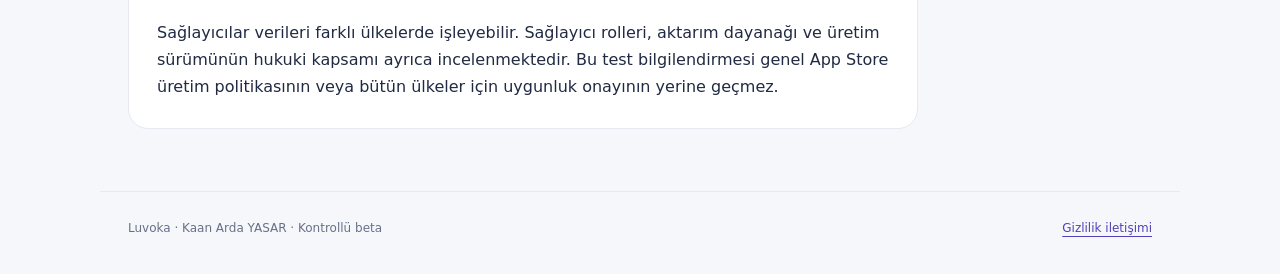
<file: luvoka/beta/privacy.html>
<!doctype html>
<html lang="tr">
<head><meta charset="utf-8"><meta name="viewport" content="width=device-width,initial-scale=1"><meta name="robots" content="noindex,nofollow"><title>Luvoka — Beta gizlilik bilgilendirmesi</title><meta name="description" content="Kontrollü Luvoka beta testinde cihazdaki öğrenme kaydı, TestFlight, destek ve test hizmetlerinin veri işleyişi."><link rel="icon" href="luvoka-mark.svg" type="image/svg+xml"><link rel="stylesheet" href="styles.css"></head>
<body>
<a class="skip" href="#main">İçeriğe geç</a>
<header><a class="brand" href="index.html"><img src="luvoka-mark.svg" alt="">Luvoka</a><nav aria-label="Beta gezinme"><a href="index.html">Beta desteği</a><a href="privacy.html" aria-current="page">Gizlilik</a><a class="language" href="en/privacy.html" lang="en">English ↗</a></nav></header>
<main id="main">
<div class="draft"><strong>Yalnız kontrollü test kapsamı.</strong> Bu bilgilendirme geliştirme/TestFlight beta sürümü ve bu destek sitesi içindir. Luvoka henüz App Store'da yayımlanmadı. Genel üretim politikası veya dünya çapında hukuki uygunluk beyanı değildir.</div>
<section class="hero"><p class="eyebrow">Luvoka beta gizliliği</p><h1>Test ederken<br>hangi veri kullanılır?</h1><p class="lead">Veri sorumlusu Kaan Arda YASAR'dır. Öğrenme kaydı, Apple TestFlight, destek e-postası ve test hizmetlerinin kapsamı aşağıdadır.</p><p class="meta">Bu kontrollü test kapsamı için yürürlük: 1 Kasım 2026.</p></section>
<article class="article">
<section><h2>1. Cihazdaki öğrenme kaydı</h2><p>Luvoka'yı şahsen Kaan Arda YASAR işletir. Uygulama hesabı veya uygulamanın sağladığı bulut eşitlemesi yoktur. Dil, girilen öğrenme profili/hedef, tamamlanan ana dersler, tekrar kartları ve son 100 ana çalışma oturumu cihazda tutulur.</p><p>Program kaydı; üniteleri, soru doğru/yanlış sayaçlarını, ilk başlangıç/son kontrol puanlarını ve son 100 program oturumunu tutar. Ünite tamamlamaları oturum sınırından ayrı korunur. Bonus bakiyesi ve son 100 uygulama üretimi ödül kimliği de yereldir; bunlar ödeme makbuzu değildir. Amaç ilerlemeyi göstermek, kaldığın yerden devam etmek ve hazırlanmış sorular arasında tekrar seçmektir.</p><p>Yazdığın alıştırma cevabı hazırlanmış ifadeyle cihazda kontrol edilir; program kaydına ham metin yerine soru/sonuç yazılır. Canlı bulut AI, mikrofon kaydı veya telaffuz puanı yoktur. Ses örnekleri cihazın İngilizce sesine bağlıdır.</p></section>
<section><h2>2. Apple TestFlight kullanıldığında</h2><p>Apple beta kullanım/çökme bilgisini otomatik toplayıp geliştiriciyle paylaşır; bu toplama kapatılamaz. Davet, sürüm, cihaz/OS, oturum ve hata bilgileri kapsamdadır. E-posta davetinde ad/e-posta görünebilir; yalnız public link davetinde geliştiriciye gösterilmez. Gönderdiğin geri bildirim/ekler de paylaşılır. Geliştirici bunları betayı iyileştirmek için kullanır ve üçüncü kişilere aktarmaz. <a href="https://www.apple.com/legal/privacy/data/en/test-flight/">Apple TestFlight ve Gizlilik</a>.</p><p>Bu Apple akışı, yalnız yerelde tutulan öğrenme kaydıyla aynı şey değildir. TestFlight'tan veya e-postayla paylaştığın ekran görüntülerinden kişisel bilgileri kaldır.</p></section>
<section><h2>3. Satın alma testinin kapsamı</h2><p><strong>TestFlight 1.0 (2)</strong> özel testinde fiyatın görünmesi, Plus ödeme penceresinin iptali ve İlk konuşmalar paketinin test satın alma/erişim/yeniden açılış/geri yükleme akışı doğrulandı. Bu tek ürünün dar sonucudur; dört ürünün tamamı, iade ve fiziksel çevrimdışı kullanım testleri bitmiş değildir. Doğrulanmış TestFlight/Apple sandbox satın almaları gerçek ücret oluşturmaz ve üretim sürümüne gerçek satın alma olarak taşınmaz. <a href="https://developer.apple.com/in-app-purchase/">Apple test satın alımları</a>.</p><p>Test sırasında Apple ve RevenueCat; test ürünü/işlemi ve makbuz bilgisi, rastgele uygulama müşteri referansı, erişim/geçmiş, cihaz/OS, uygulama/mağaza ve IP gibi bağlantı bilgilerini işleyebilir. RevenueCat mevcut olduğunda iOS'un geliştiriciye özgü cihaz tanımlayıcısını <strong>(IDFV)</strong> de iletebilir. Amaç doğrulama, geri yükleme, hizmetin çalışması ve satın alma analizidir. Rastgele müşteri referansı, cihaz/işlem kayıtlarının ilişkilendirilemeyeceği güvencesi değildir. Öğrenme profilin, ham cevapların ve yaş bilgisi müşteri alanı olarak gönderilmez. Uygulama ödeme kartını veya Apple parolanı almaz. <a href="https://www.revenuecat.com/privacy">RevenueCat gizlilik açıklaması</a>.</p></section>
<section><h2>4. Reklam ve yaş bilgisi</h2><p>Bu kontrollü beta reklam göstermez. TestFlight <strong>1.0 (2)</strong> paketinde Google Mobile Ads ve UMP reklam bileşenleri yer almaz. Daha önce telefonda kullanılan geliştirme paketi bu bileşenleri içeriyordu; bu eski pakette Google'ın veri kapsamı ağ/IP, cihaz tanımlayıcıları, etkileşim ve tanılama/performans bilgilerini içerebilir. <a href="https://developers.google.com/admob/ios/privacy/data-disclosure">Google SDK veri açıklaması</a>.</p><p>Reklam bileşenlerinin çıkarılması Apple, RevenueCat veya diğer hizmetlerin hiç ağ/veri işlemesi yapmadığı anlamına gelmez. Tek başarılı paket testi kapsamlı cihaz/ağ incelemesi değildir.</p><p>Gerekli bir test işleminde Apple yaş aralığı sistemi kullanılırsa uygulama doğum tarihi istemez, paylaşılan ham yaş aralığını kaydetmez veya Google/RevenueCat alanlarına eklemez. Yalnız genel uygunluk sonucu geçici tutulur. Desteklenmeyen veya reddedilmiş sonuç yeni işlemi durdurur; ücretsiz öğrenme devam eder. Apple kendi izin/önbellek kayıtlarını yönetebilir.</p></section>
<section><h2>5. Destek, saklama ve silme</h2><p>Destek e-postasının varsa gönderici adı, gönderici adresi, içeriği ve seçtiğin ekler sorunu veya gizlilik talebini yanıtlamak ve takip etmek için destek kutusunda tutulur. Yerel profil adı e-postaya otomatik eklenmez. Kutu Google'ın kişisel Gmail hizmetidir; Google kendi koşul ve gizlilik politikasını uygular. <a href="https://policies.google.com/privacy">Google Gizlilik Politikası</a>.</p><p>Çözülen Luvoka taleplerinin ileti/ekleri kapanıştan <strong>90 gün sonra silinmeye uygun olur; aylık incelemede silinir</strong>. Açık talepler ve gereken asgari hukuki/başvuru kayıtları ayrı tutulur. Geliştiricinin indirdiği TestFlight geri bildirim/hata kopyası destek dosyasına eklenirse aynı dosyanın gereklilik incelemesine dahildir. Apple, Google ve diğer sağlayıcıların kendi saklama süreleri bu yerel temizlikle tamamen sona ermez; Apple'ın TestFlight saklaması kendi açıklamasındadır.</p><p>Ayarlardan onaylı yerel sıfırlama başarıyla tamamlanırsa ana ders, program ve bonus kayıtları temizlenir; hata varsa tamamlanmış sayılmaz. Bu işlem e-postaları, Apple/RevenueCat/Google kayıtlarını veya OS yedeklerini silmez. Satın almaları geri yükleme yerel öğrenme geçmişini veya bonus bakiyesini geri getirmez.</p></section>
<section><h2>6. Bu site, iletişim ve başvuru</h2><p>Bu statik sitede form, analiz betiği, reklam veya siteye ait çerez/yerel depolama kodu yoktur. GitHub Pages ziyaretçi IP adresini güvenlik amacıyla kaydeder ve saklar. E-posta bağlantısı posta uygulamanı açar, kendiliğinden göndermez. <a href="https://docs.github.com/en/pages/getting-started-with-github-pages/what-is-github-pages">GitHub Pages veri açıklaması</a>.</p><p>Destek ve verilerine ilişkin soru/başvuru için <a href="mailto:ardakaan0066%40gmail.com?subject=Luvoka%20beta%20gizlilik">ardakaan0066@gmail.com</a> adresine yaz. Talebi doğru kayıtla eşleştirmek için gereken asgari doğrulama istenebilir; her e-postanın tüm resmî başvuru koşullarını sağladığı varsayılmaz. Ham makbuz veya hesap bilgisi gönderme.</p><p>Sağlayıcılar verileri farklı ülkelerde işleyebilir. Sağlayıcı rolleri, aktarım dayanağı ve üretim sürümünün hukuki kapsamı ayrıca incelenmektedir. Bu test bilgilendirmesi genel App Store üretim politikasının veya bütün ülkeler için uygunluk onayının yerine geçmez.</p></section>
</article></main>
<footer><span>Luvoka · Kaan Arda YASAR · Kontrollü beta</span><a href="mailto:ardakaan0066%40gmail.com?subject=Luvoka%20beta%20gizlilik">Gizlilik iletişimi</a></footer>
</body></html>
</file>
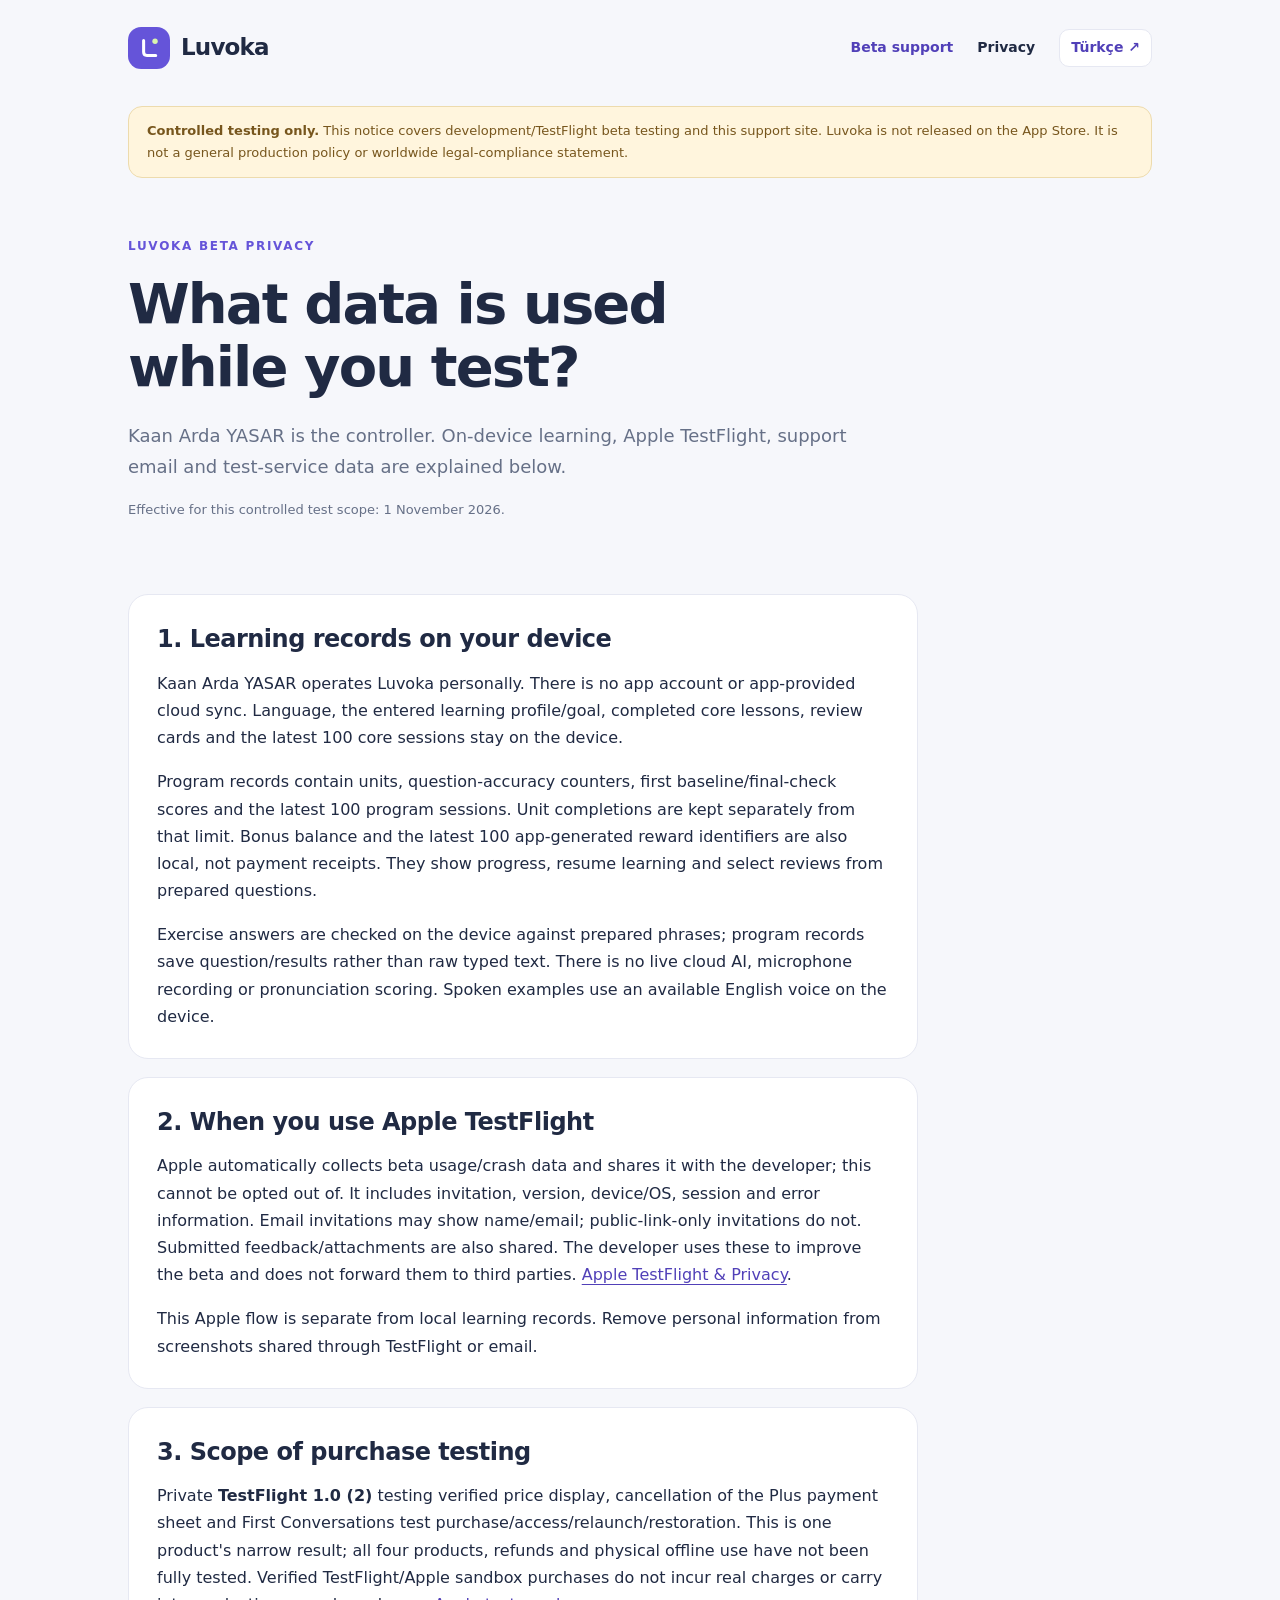
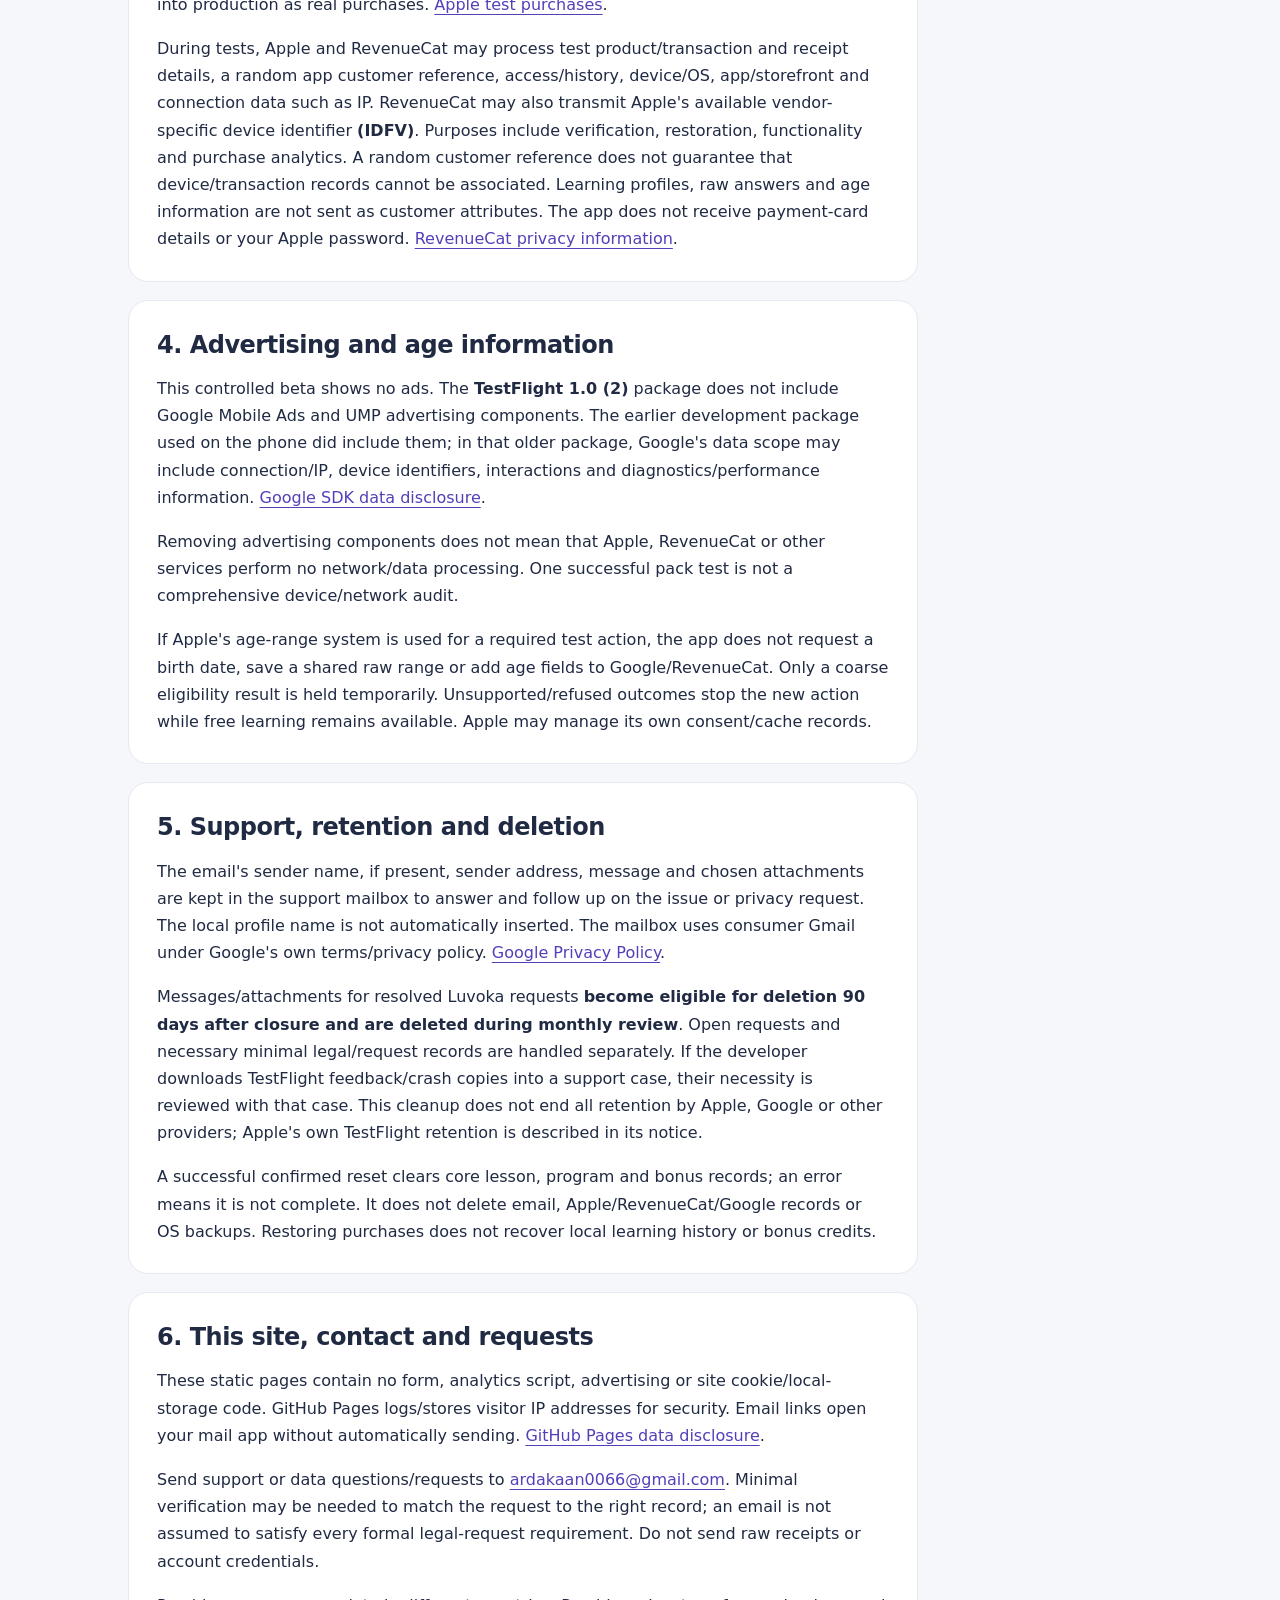
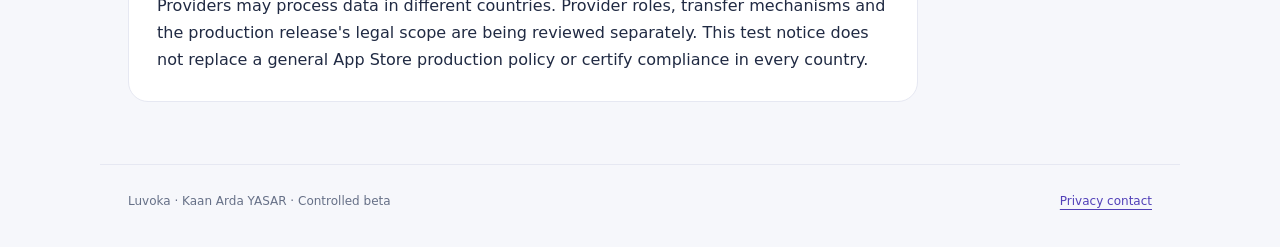
<file: luvoka/beta/en/privacy.html>
<!doctype html>
<html lang="en">
<head><meta charset="utf-8"><meta name="viewport" content="width=device-width,initial-scale=1"><meta name="robots" content="noindex,nofollow"><title>Luvoka — Beta privacy notice</title><meta name="description" content="On-device learning, TestFlight, support and test-service data handling for the controlled Luvoka beta."><link rel="icon" href="../luvoka-mark.svg" type="image/svg+xml"><link rel="stylesheet" href="../styles.css"></head>
<body>
<a class="skip" href="#main">Skip to content</a>
<header><a class="brand" href="index.html"><img src="../luvoka-mark.svg" alt="">Luvoka</a><nav aria-label="Beta navigation"><a href="index.html">Beta support</a><a href="privacy.html" aria-current="page">Privacy</a><a class="language" href="../privacy.html" lang="tr">Türkçe ↗</a></nav></header>
<main id="main">
<div class="draft"><strong>Controlled testing only.</strong> This notice covers development/TestFlight beta testing and this support site. Luvoka is not released on the App Store. It is not a general production policy or worldwide legal-compliance statement.</div>
<section class="hero"><p class="eyebrow">Luvoka beta privacy</p><h1>What data is used<br>while you test?</h1><p class="lead">Kaan Arda YASAR is the controller. On-device learning, Apple TestFlight, support email and test-service data are explained below.</p><p class="meta">Effective for this controlled test scope: 1 November 2026.</p></section>
<article class="article">
<section><h2>1. Learning records on your device</h2><p>Kaan Arda YASAR operates Luvoka personally. There is no app account or app-provided cloud sync. Language, the entered learning profile/goal, completed core lessons, review cards and the latest 100 core sessions stay on the device.</p><p>Program records contain units, question-accuracy counters, first baseline/final-check scores and the latest 100 program sessions. Unit completions are kept separately from that limit. Bonus balance and the latest 100 app-generated reward identifiers are also local, not payment receipts. They show progress, resume learning and select reviews from prepared questions.</p><p>Exercise answers are checked on the device against prepared phrases; program records save question/results rather than raw typed text. There is no live cloud AI, microphone recording or pronunciation scoring. Spoken examples use an available English voice on the device.</p></section>
<section><h2>2. When you use Apple TestFlight</h2><p>Apple automatically collects beta usage/crash data and shares it with the developer; this cannot be opted out of. It includes invitation, version, device/OS, session and error information. Email invitations may show name/email; public-link-only invitations do not. Submitted feedback/attachments are also shared. The developer uses these to improve the beta and does not forward them to third parties. <a href="https://www.apple.com/legal/privacy/data/en/test-flight/">Apple TestFlight &amp; Privacy</a>.</p><p>This Apple flow is separate from local learning records. Remove personal information from screenshots shared through TestFlight or email.</p></section>
<section><h2>3. Scope of purchase testing</h2><p>Private <strong>TestFlight 1.0 (2)</strong> testing verified price display, cancellation of the Plus payment sheet and First Conversations test purchase/access/relaunch/restoration. This is one product's narrow result; all four products, refunds and physical offline use have not been fully tested. Verified TestFlight/Apple sandbox purchases do not incur real charges or carry into production as real purchases. <a href="https://developer.apple.com/in-app-purchase/">Apple test purchases</a>.</p><p>During tests, Apple and RevenueCat may process test product/transaction and receipt details, a random app customer reference, access/history, device/OS, app/storefront and connection data such as IP. RevenueCat may also transmit Apple's available vendor-specific device identifier <strong>(IDFV)</strong>. Purposes include verification, restoration, functionality and purchase analytics. A random customer reference does not guarantee that device/transaction records cannot be associated. Learning profiles, raw answers and age information are not sent as customer attributes. The app does not receive payment-card details or your Apple password. <a href="https://www.revenuecat.com/privacy">RevenueCat privacy information</a>.</p></section>
<section><h2>4. Advertising and age information</h2><p>This controlled beta shows no ads. The <strong>TestFlight 1.0 (2)</strong> package does not include Google Mobile Ads and UMP advertising components. The earlier development package used on the phone did include them; in that older package, Google's data scope may include connection/IP, device identifiers, interactions and diagnostics/performance information. <a href="https://developers.google.com/admob/ios/privacy/data-disclosure">Google SDK data disclosure</a>.</p><p>Removing advertising components does not mean that Apple, RevenueCat or other services perform no network/data processing. One successful pack test is not a comprehensive device/network audit.</p><p>If Apple's age-range system is used for a required test action, the app does not request a birth date, save a shared raw range or add age fields to Google/RevenueCat. Only a coarse eligibility result is held temporarily. Unsupported/refused outcomes stop the new action while free learning remains available. Apple may manage its own consent/cache records.</p></section>
<section><h2>5. Support, retention and deletion</h2><p>The email's sender name, if present, sender address, message and chosen attachments are kept in the support mailbox to answer and follow up on the issue or privacy request. The local profile name is not automatically inserted. The mailbox uses consumer Gmail under Google's own terms/privacy policy. <a href="https://policies.google.com/privacy">Google Privacy Policy</a>.</p><p>Messages/attachments for resolved Luvoka requests <strong>become eligible for deletion 90 days after closure and are deleted during monthly review</strong>. Open requests and necessary minimal legal/request records are handled separately. If the developer downloads TestFlight feedback/crash copies into a support case, their necessity is reviewed with that case. This cleanup does not end all retention by Apple, Google or other providers; Apple's own TestFlight retention is described in its notice.</p><p>A successful confirmed reset clears core lesson, program and bonus records; an error means it is not complete. It does not delete email, Apple/RevenueCat/Google records or OS backups. Restoring purchases does not recover local learning history or bonus credits.</p></section>
<section><h2>6. This site, contact and requests</h2><p>These static pages contain no form, analytics script, advertising or site cookie/local-storage code. GitHub Pages logs/stores visitor IP addresses for security. Email links open your mail app without automatically sending. <a href="https://docs.github.com/en/pages/getting-started-with-github-pages/what-is-github-pages">GitHub Pages data disclosure</a>.</p><p>Send support or data questions/requests to <a href="mailto:ardakaan0066%40gmail.com?subject=Luvoka%20beta%20privacy">ardakaan0066@gmail.com</a>. Minimal verification may be needed to match the request to the right record; an email is not assumed to satisfy every formal legal-request requirement. Do not send raw receipts or account credentials.</p><p>Providers may process data in different countries. Provider roles, transfer mechanisms and the production release's legal scope are being reviewed separately. This test notice does not replace a general App Store production policy or certify compliance in every country.</p></section>
</article></main>
<footer><span>Luvoka · Kaan Arda YASAR · Controlled beta</span><a href="mailto:ardakaan0066%40gmail.com?subject=Luvoka%20beta%20privacy">Privacy contact</a></footer>
</body></html>
</file>
<file: portreva/styles.css>
:root{color-scheme:light;--paper:#f8f6f1;--white:#fffefb;--ink:#252923;--muted:#62665b;--line:#dedfd3;--coral:#a94e3b;--soft:#f2e4dc;--sage:#e7ebe1}
*{box-sizing:border-box}html{scroll-behavior:smooth}body{margin:0;background:var(--paper);color:var(--ink);font-family:system-ui,-apple-system,"Segoe UI",sans-serif;font-size:16px;line-height:1.75}a{color:var(--coral);text-underline-offset:4px}a:focus-visible,summary:focus-visible{outline:3px solid var(--coral);outline-offset:5px;border-radius:4px}.skip{position:absolute;left:20px;top:-100px;background:var(--ink);color:white;padding:10px 18px;z-index:3}.skip:focus{top:10px}.wrap{max-width:960px;margin:auto;padding:0 24px}.masthead{padding:28px 0;display:flex;flex-wrap:wrap;gap:16px;align-items:center;justify-content:space-between;border-bottom:1px solid var(--line)}.brand{font-family:Georgia,serif;font-size:27px;color:var(--ink);text-decoration:none;letter-spacing:-1px}.brand:before{content:"";display:inline-block;width:13px;height:13px;border-radius:50%;background:var(--coral);margin-right:11px}.brand span{font-style:italic;font-weight:normal}.nav{display:flex;flex-wrap:wrap;gap:7px 20px}.nav a{font-size:14px;min-height:44px;display:inline-flex;align-items:center}.draft{padding:15px 18px;margin-top:25px;border-left:4px solid var(--coral);background:var(--soft);font-size:13px;line-height:1.65}.draft strong{display:block;font-size:14px}.hero{padding:55px 0 32px;max-width:720px}.eyebrow{text-transform:uppercase;font-weight:700;letter-spacing:2px;font-size:11px;color:var(--coral)}h1{font-family:Georgia,serif;font-weight:normal;font-size:clamp(37px,6vw,58px);line-height:1.12;letter-spacing:-1.5px;margin:14px 0 20px}h2{font-family:Georgia,serif;font-size:29px;font-weight:normal;line-height:1.3;margin:0 0 15px}h3{font-size:17px;line-height:1.5;margin:22px 0 8px}.lede{font-size:18px;color:var(--muted);line-height:1.7}.badge{display:inline-block;border-radius:30px;background:var(--sage);padding:5px 12px;font-size:12px;margin-top:12px}.cards{display:grid;grid-template-columns:repeat(3,1fr);gap:14px;margin-bottom:32px}.card{background:var(--white);border:1px solid var(--line);padding:21px;border-radius:16px}.card strong{display:block;margin-bottom:7px}.card p{font-size:14px;color:var(--muted);margin:0}.document{background:var(--white);border:1px solid var(--line);padding:clamp(22px,5vw,46px);border-radius:20px;margin-bottom:22px}.document p{margin:0 0 16px}.document p:last-child{margin-bottom:0}.document ul,.document ol{padding-left:22px;margin:10px 0 20px}.document li{margin-bottom:8px}.muted{color:var(--muted)}.required{display:block;background:var(--soft);border-radius:8px;padding:13px 16px;font-size:14px;font-style:normal;margin:14px 0}.languages{padding-bottom:25px}.languages a{display:inline-block;min-height:44px;padding:8px 10px;border:1px solid var(--line);border-radius:24px;margin-right:6px;background:var(--white);font-size:14px}details{border-top:1px solid var(--line);padding:0}details:first-of-type{border-top:0}summary{min-height:58px;cursor:pointer;font-weight:600;padding:16px 5px}details p{padding:0 5px 17px;font-size:15px;color:var(--muted)}footer{border-top:1px solid var(--line);padding:25px 0 40px;margin-top:36px;font-size:12px;color:var(--muted)}footer a{min-height:44px;display:inline-flex;align-items:center}section[lang]{scroll-margin-top:25px}@media(max-width:620px){.wrap{padding:0 18px}.hero{padding-top:36px}.cards{grid-template-columns:1fr;gap:9px}.card{padding:17px}.card strong{margin-bottom:2px}.document{border-radius:15px}.masthead{padding:18px 0;gap:7px}.nav{gap:5px 15px}h1{letter-spacing:-1px}.draft{margin-top:17px}}
@media(prefers-reduced-motion:reduce){html{scroll-behavior:auto}}@media print{body{background:white;font-size:11pt}.wrap{max-width:none;padding:0}.nav,.languages,.skip{display:none}.hero{padding:20px 0}.document{border:0;padding:0;margin-bottom:25px}details{break-inside:avoid}details>*{display:block}h1{font-size:30pt}.draft{border:1px solid #999}.cards{display:none}footer{margin-top:20px}}
</file>
<file: luvoka/beta/styles.css>
:root{color-scheme:light;--purple:#6554d9;--ink:#202a43;--muted:#667087;--line:#e6e8f2;--paper:#fff;--bg:#f6f7fb;--soft:#eeebfc;--green:#d9f4ae}*{box-sizing:border-box}html{scroll-behavior:smooth}body{margin:0;background:var(--bg);color:var(--ink);font:16px/1.7 system-ui,-apple-system,BlinkMacSystemFont,"Segoe UI",sans-serif}a{color:#5140b8;text-underline-offset:4px}a:hover{color:#30247c}a:focus-visible,summary:focus-visible{outline:3px solid var(--purple);outline-offset:5px}header,main,footer{max-width:1080px;margin:auto;padding:0 28px}header{display:flex;justify-content:space-between;align-items:center;gap:20px;padding-top:27px;padding-bottom:27px}.brand{display:flex;align-items:center;gap:11px;text-decoration:none;color:var(--ink);font-size:23px;font-weight:750;letter-spacing:-.8px}.brand img{width:42px;height:42px}nav{display:flex;align-items:center;flex-wrap:wrap;gap:24px}nav a{font-size:14px;font-weight:600;text-decoration:none}nav a[aria-current=page]{color:var(--ink)}.language{border:1px solid var(--line);background:#fff;border-radius:10px;padding:6px 11px}.draft{background:#fff5dd;border:1px solid #eddbad;border-radius:14px;color:#77561d;font-size:13px;padding:13px 18px;margin-top:10px}.hero{padding:58px 0 38px;max-width:810px}.eyebrow{color:var(--purple);font-weight:700;font-size:12px;letter-spacing:1.7px;text-transform:uppercase;margin:0 0 15px}h1{font-size:clamp(35px,6vw,56px);line-height:1.13;letter-spacing:-1.9px;font-weight:720;margin:0 0 23px}h2{font-size:24px;line-height:1.35;letter-spacing:-.5px;margin:0 0 14px}h3{font-size:18px;line-height:1.45;margin:0 0 10px}p{margin:0 0 17px}.lead{font-size:18px;line-height:1.7;color:var(--muted);max-width:720px}.chips{display:flex;flex-wrap:wrap;gap:9px;margin-top:26px}.chip{background:var(--soft);color:#5542be;font-weight:650;font-size:12px;padding:5px 11px;border-radius:8px}.grid{display:grid;grid-template-columns:1.15fr 1fr;gap:22px}.card{background:var(--paper);border:1px solid var(--line);border-radius:22px;padding:29px}.purple{background:var(--purple);border-color:var(--purple);color:white}.purple p{color:#e4dfff}.badge{display:inline-block;border-radius:8px;background:var(--green);color:#334923;font-size:11px;letter-spacing:.7px;font-weight:750;padding:5px 10px;margin-bottom:19px}.muted{color:var(--muted)}.contact-note{border-top:1px solid #ffffff40;padding-top:19px;margin-top:23px}.section{margin-top:43px}.faq{border:1px solid var(--line);border-radius:20px;background:white;overflow:hidden}details{padding:20px 25px}details+details{border-top:1px solid var(--line)}summary{font-weight:650;cursor:pointer;line-height:1.5}details p{color:var(--muted);margin:12px 0 0}.article{max-width:790px}.article section{background:white;border:1px solid var(--line);border-radius:20px;padding:28px;margin:18px 0}.article p:last-child,.card p:last-child{margin-bottom:0}.article ul{padding-left:22px}.article li{margin:8px 0}.meta{font-size:13px;color:var(--muted)}.sources{font-size:13px}footer{margin-top:62px;padding-top:26px;padding-bottom:35px;border-top:1px solid var(--line);display:flex;gap:20px;justify-content:space-between;color:var(--muted);font-size:12px}.skip{position:absolute;left:16px;top:-80px;background:white;padding:12px;z-index:3}.skip:focus{top:12px}@media(max-width:650px){header,main,footer{padding-left:20px;padding-right:20px}header{align-items:flex-start;gap:16px}nav{gap:12px;justify-content:flex-end;max-width:230px}nav a{font-size:12px}.brand{font-size:21px}.brand img{width:36px;height:36px}.hero{padding-top:39px}h1{letter-spacing:-1.2px}.grid{grid-template-columns:1fr}.card{padding:24px}.article section{padding:23px}.section{margin-top:32px}footer{flex-direction:column;gap:8px}.lead{font-size:16px}}
:where(.contact-address,footer a){overflow-wrap:anywhere}.contact-link{display:inline-block;max-width:100%;background:#fff;color:#4937ad;padding:10px 15px;border-radius:10px;font-weight:700;text-decoration:none;line-height:1.5}.contact-link:hover{background:#eeebfc;color:#30247c}.contact-link:focus-visible{outline-color:#d9f4ae}
</file>
